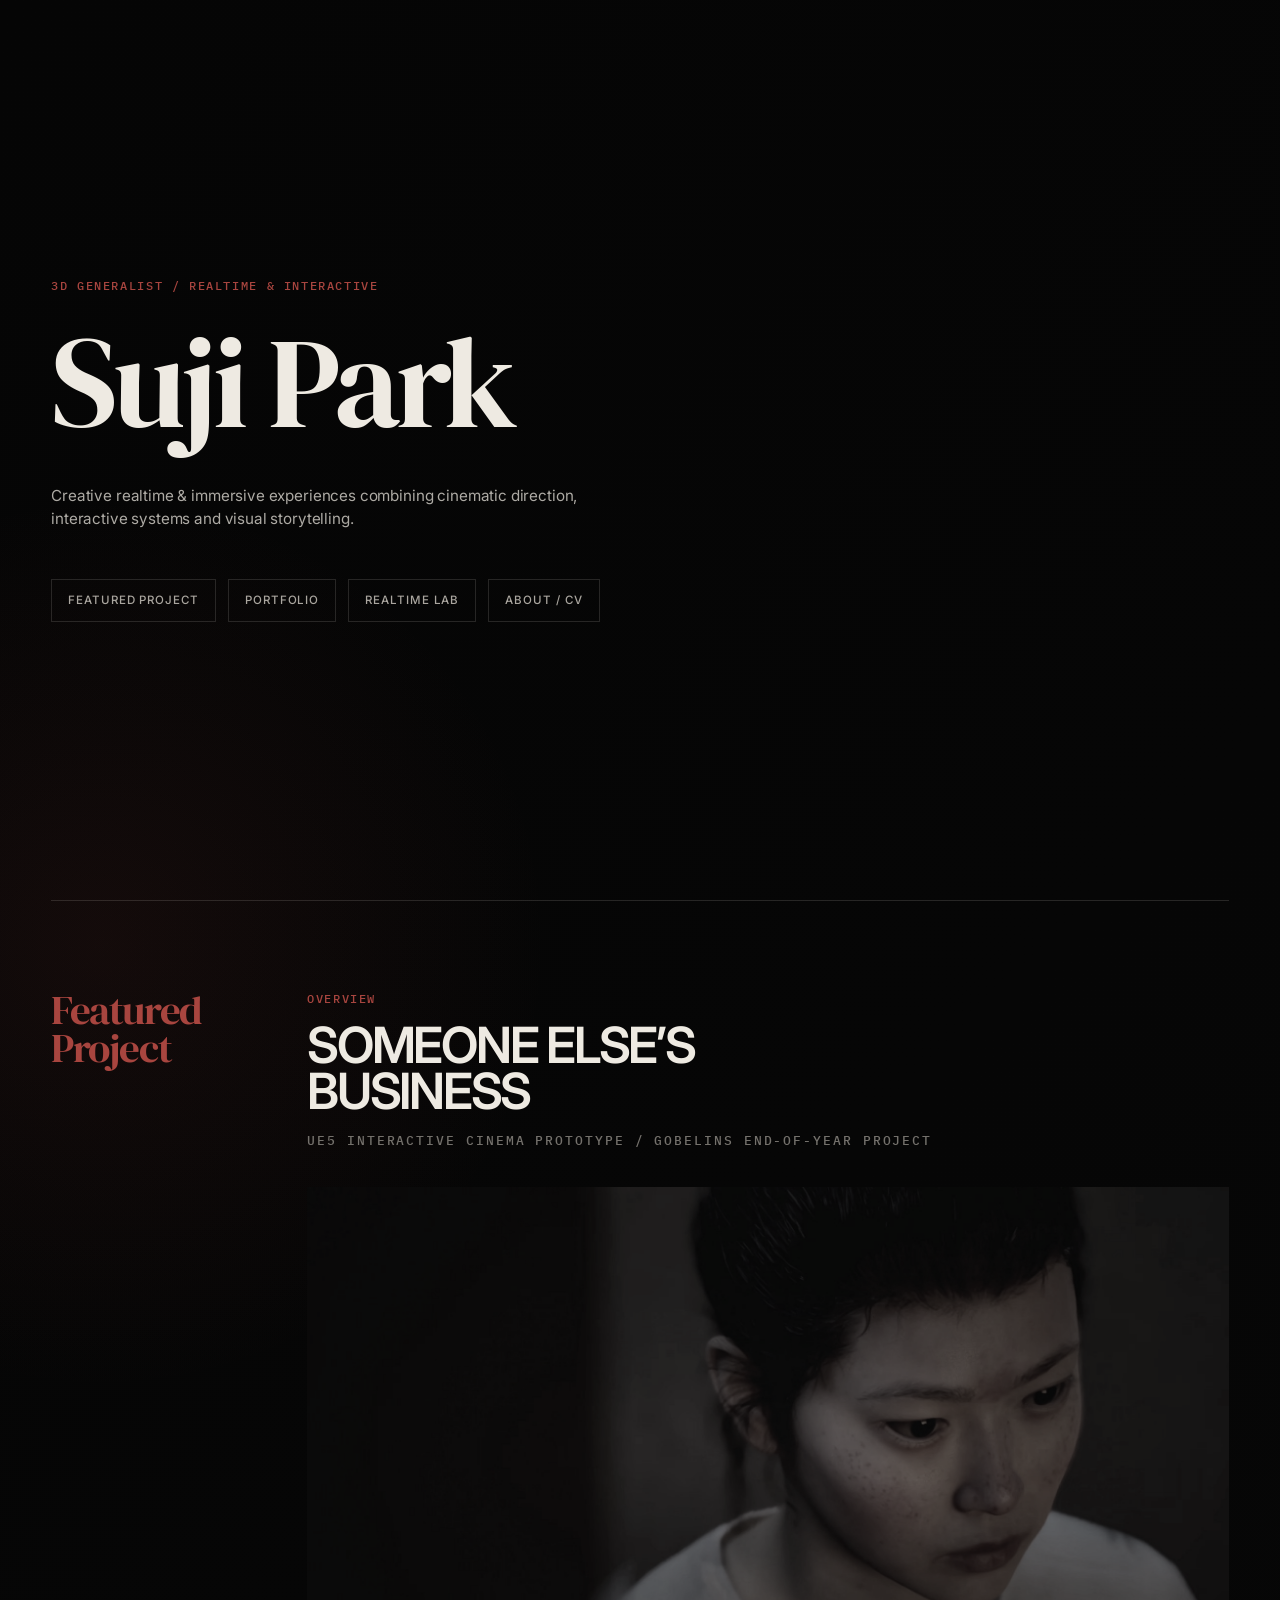
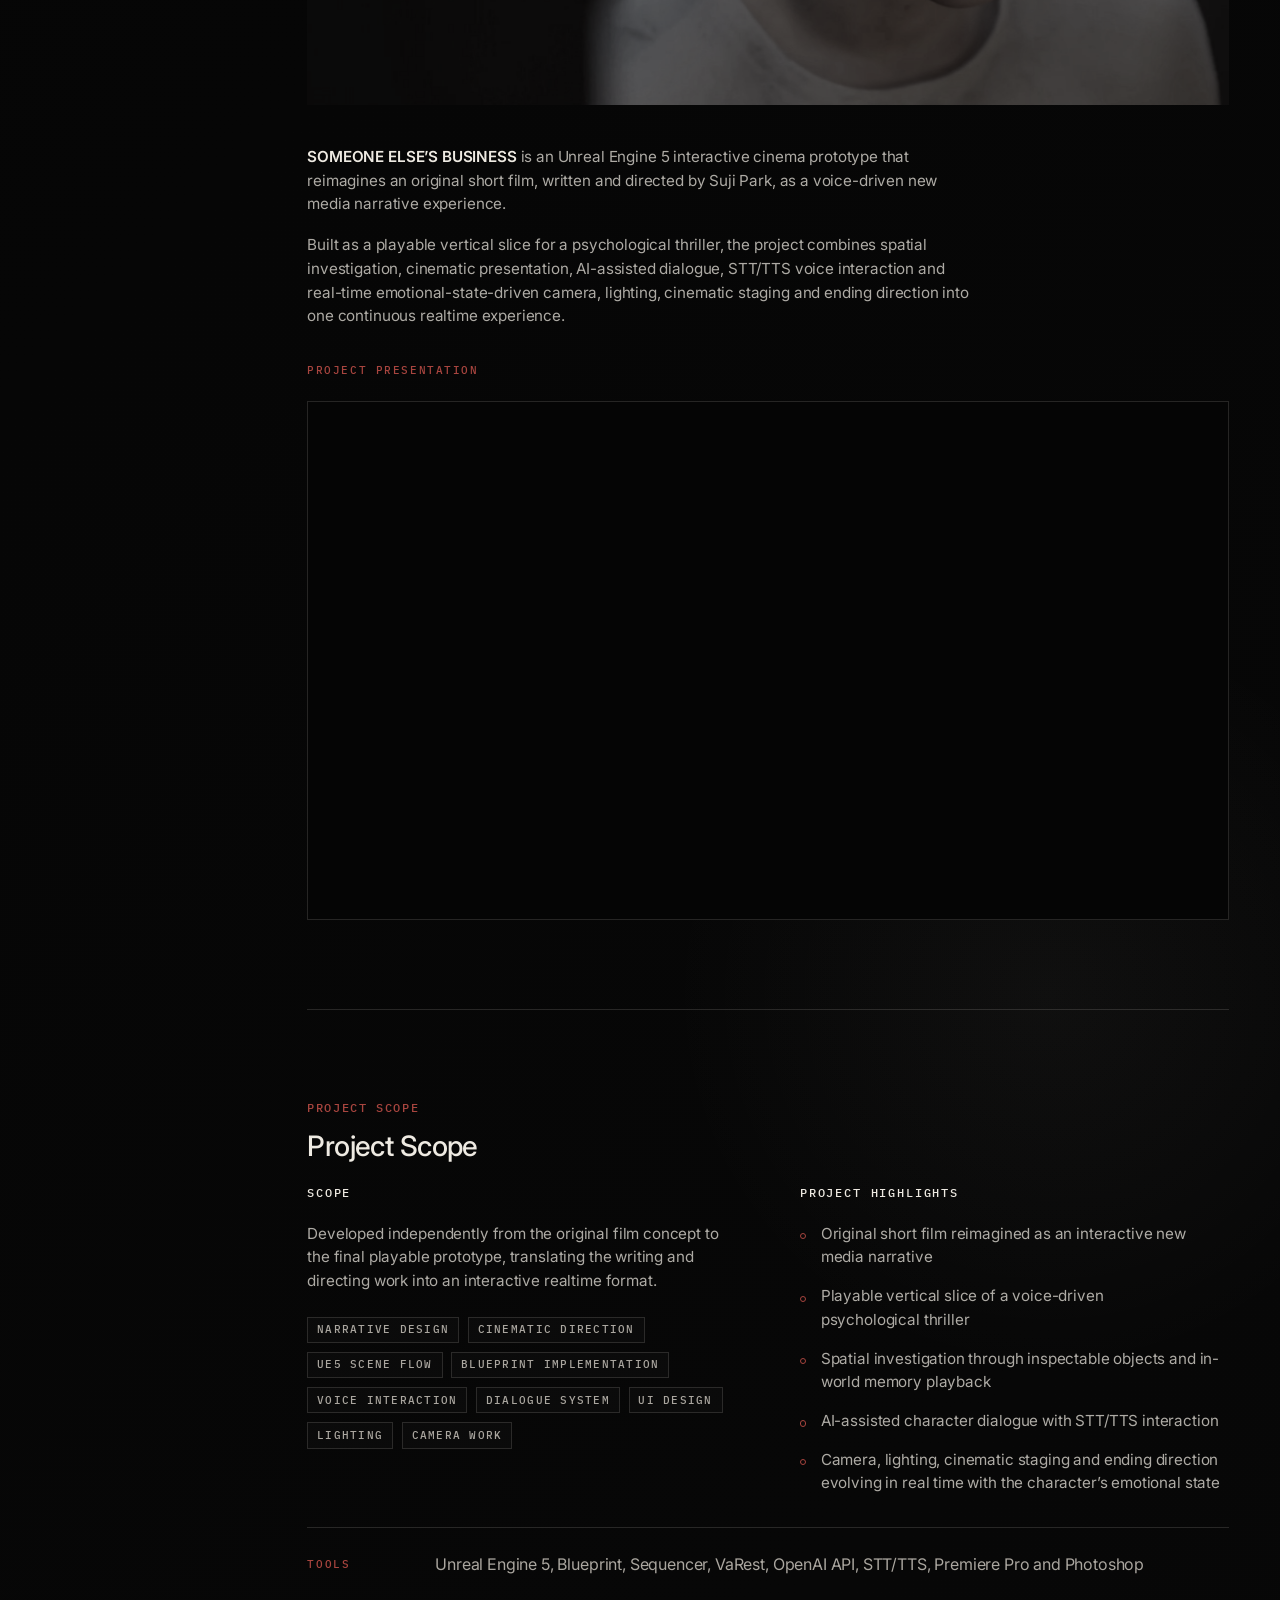
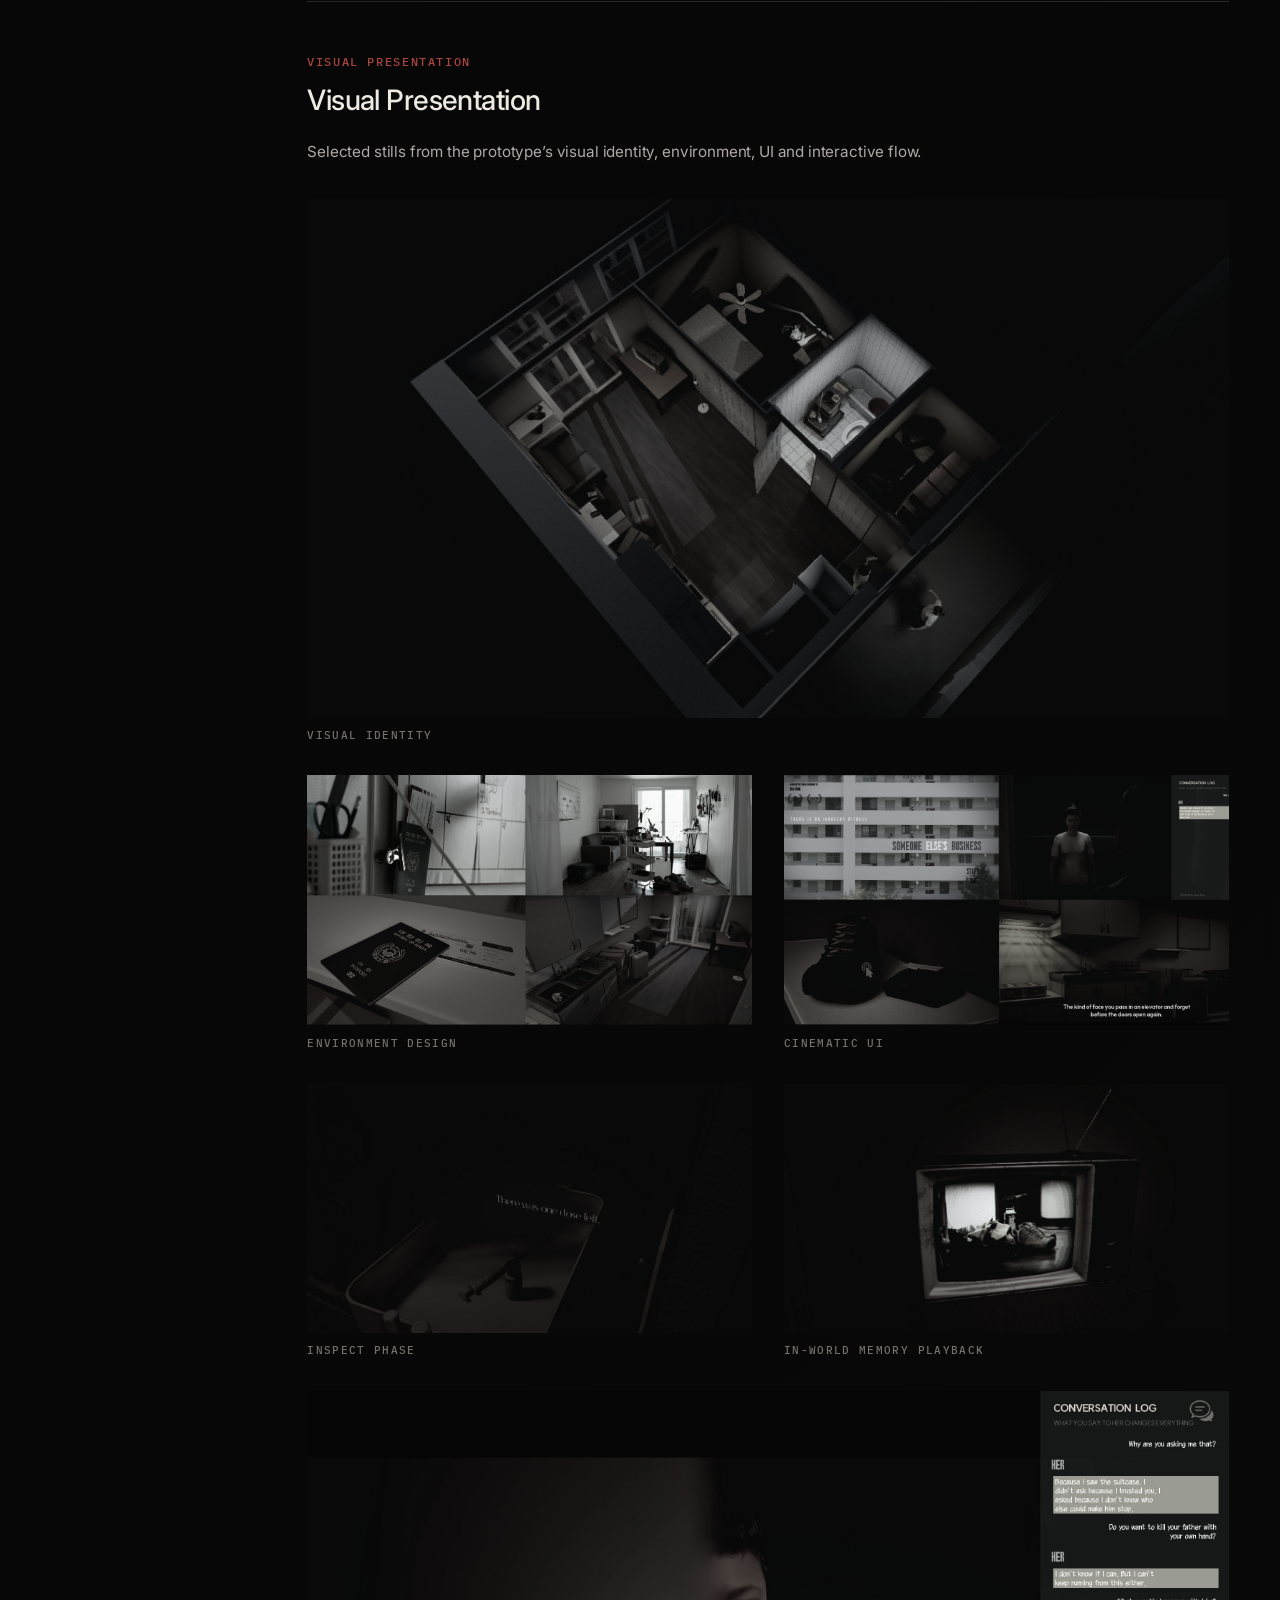
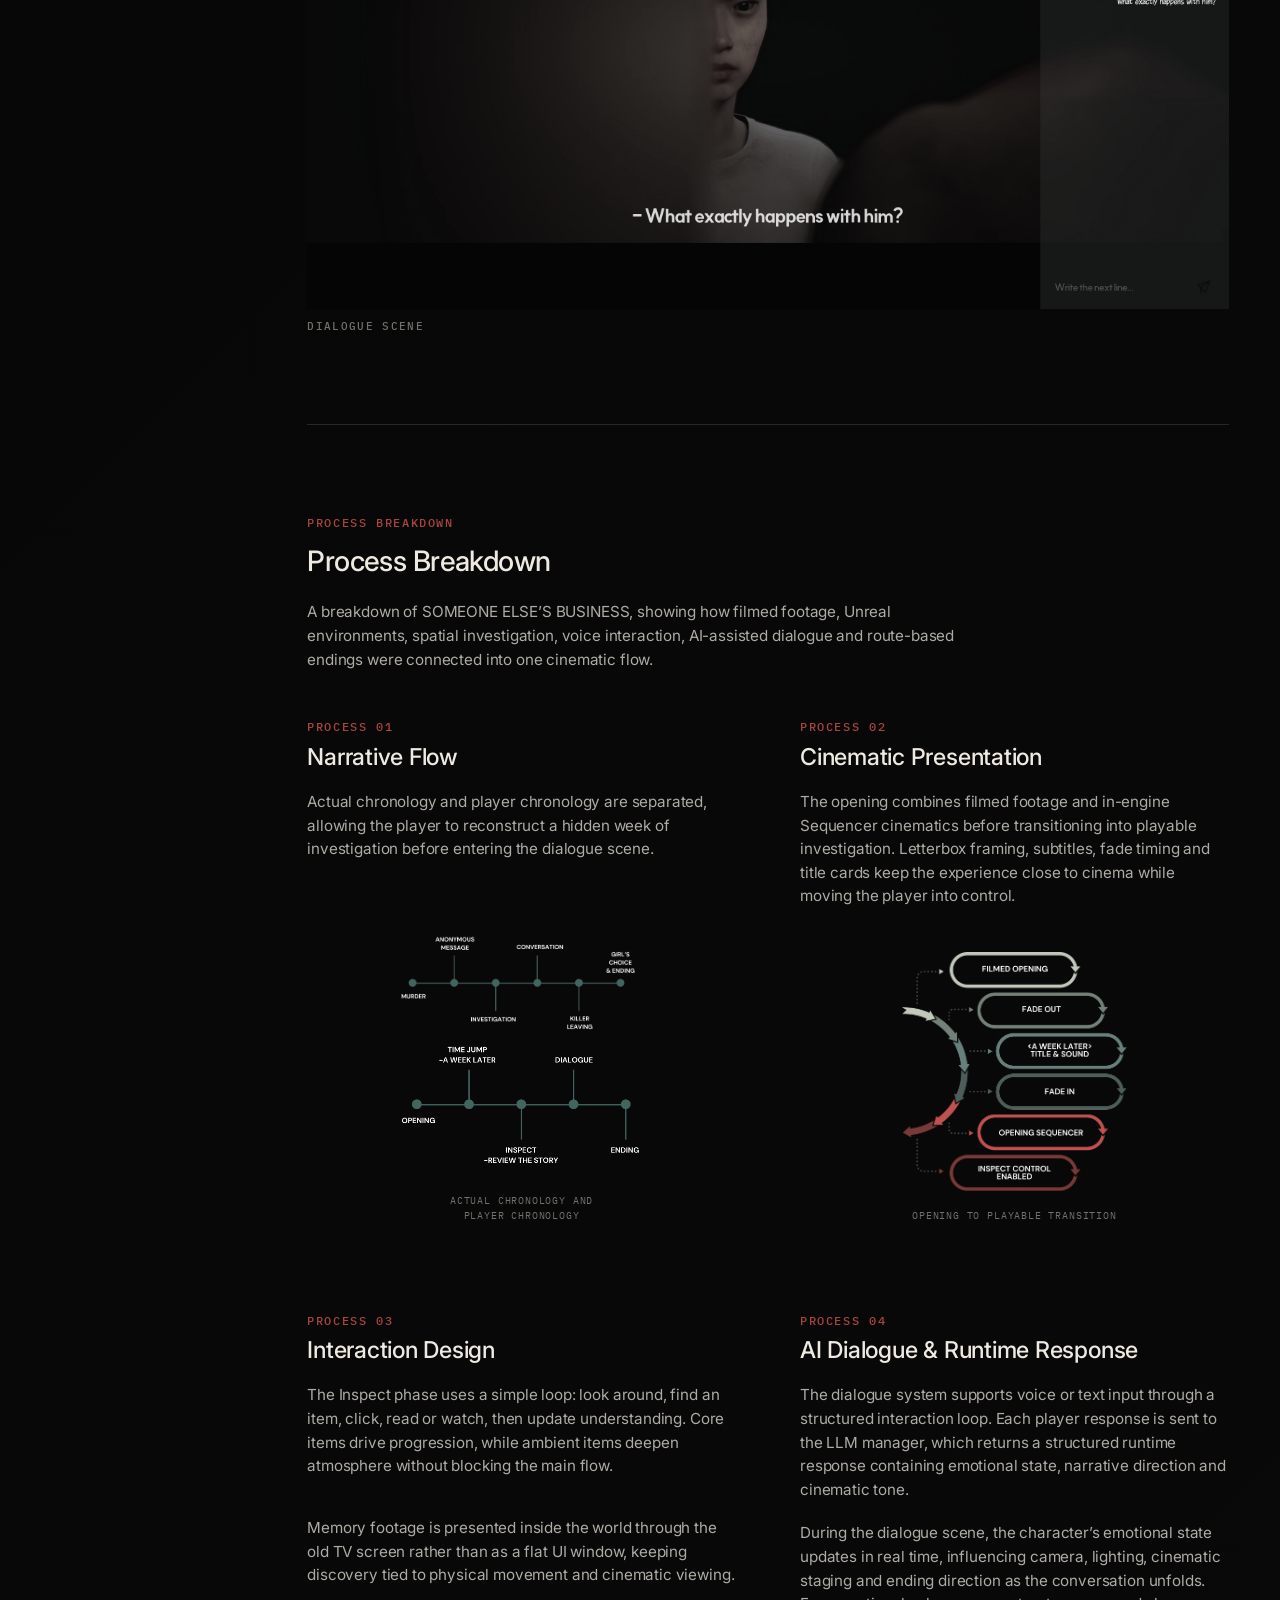
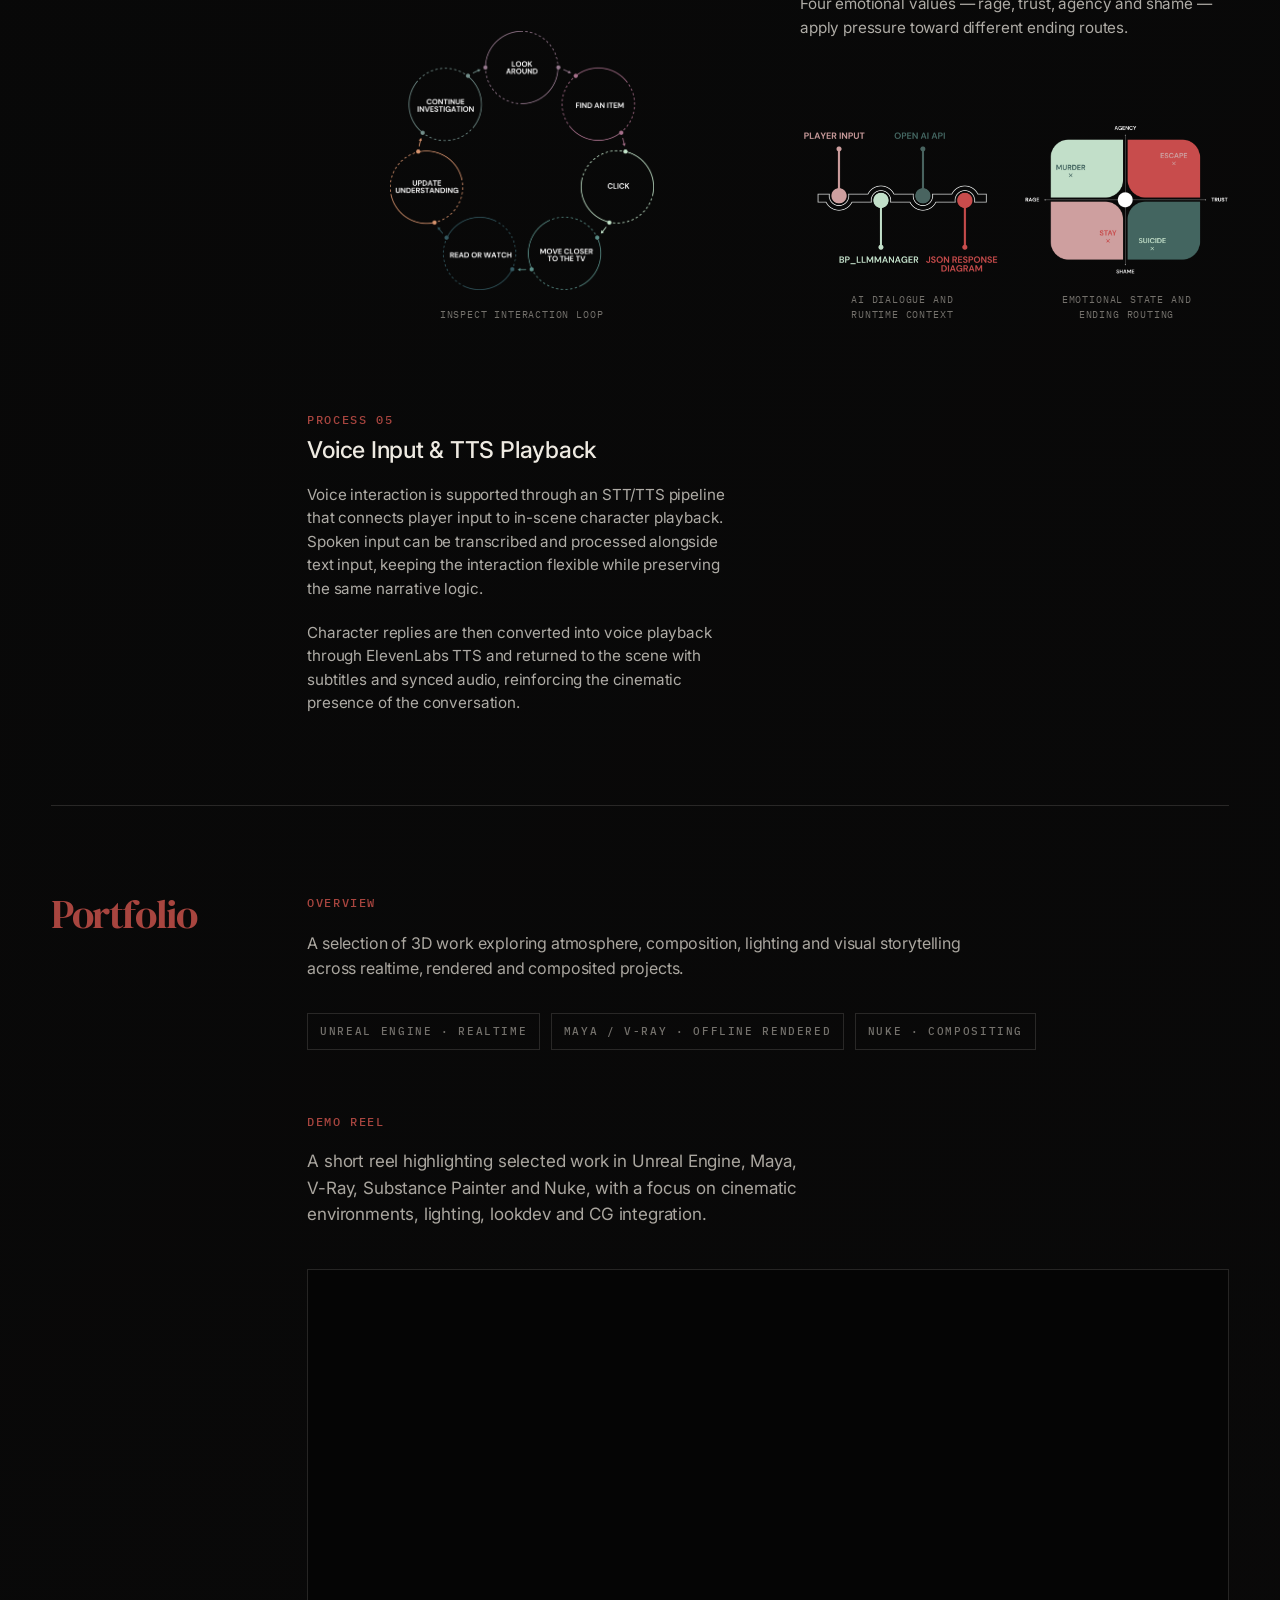
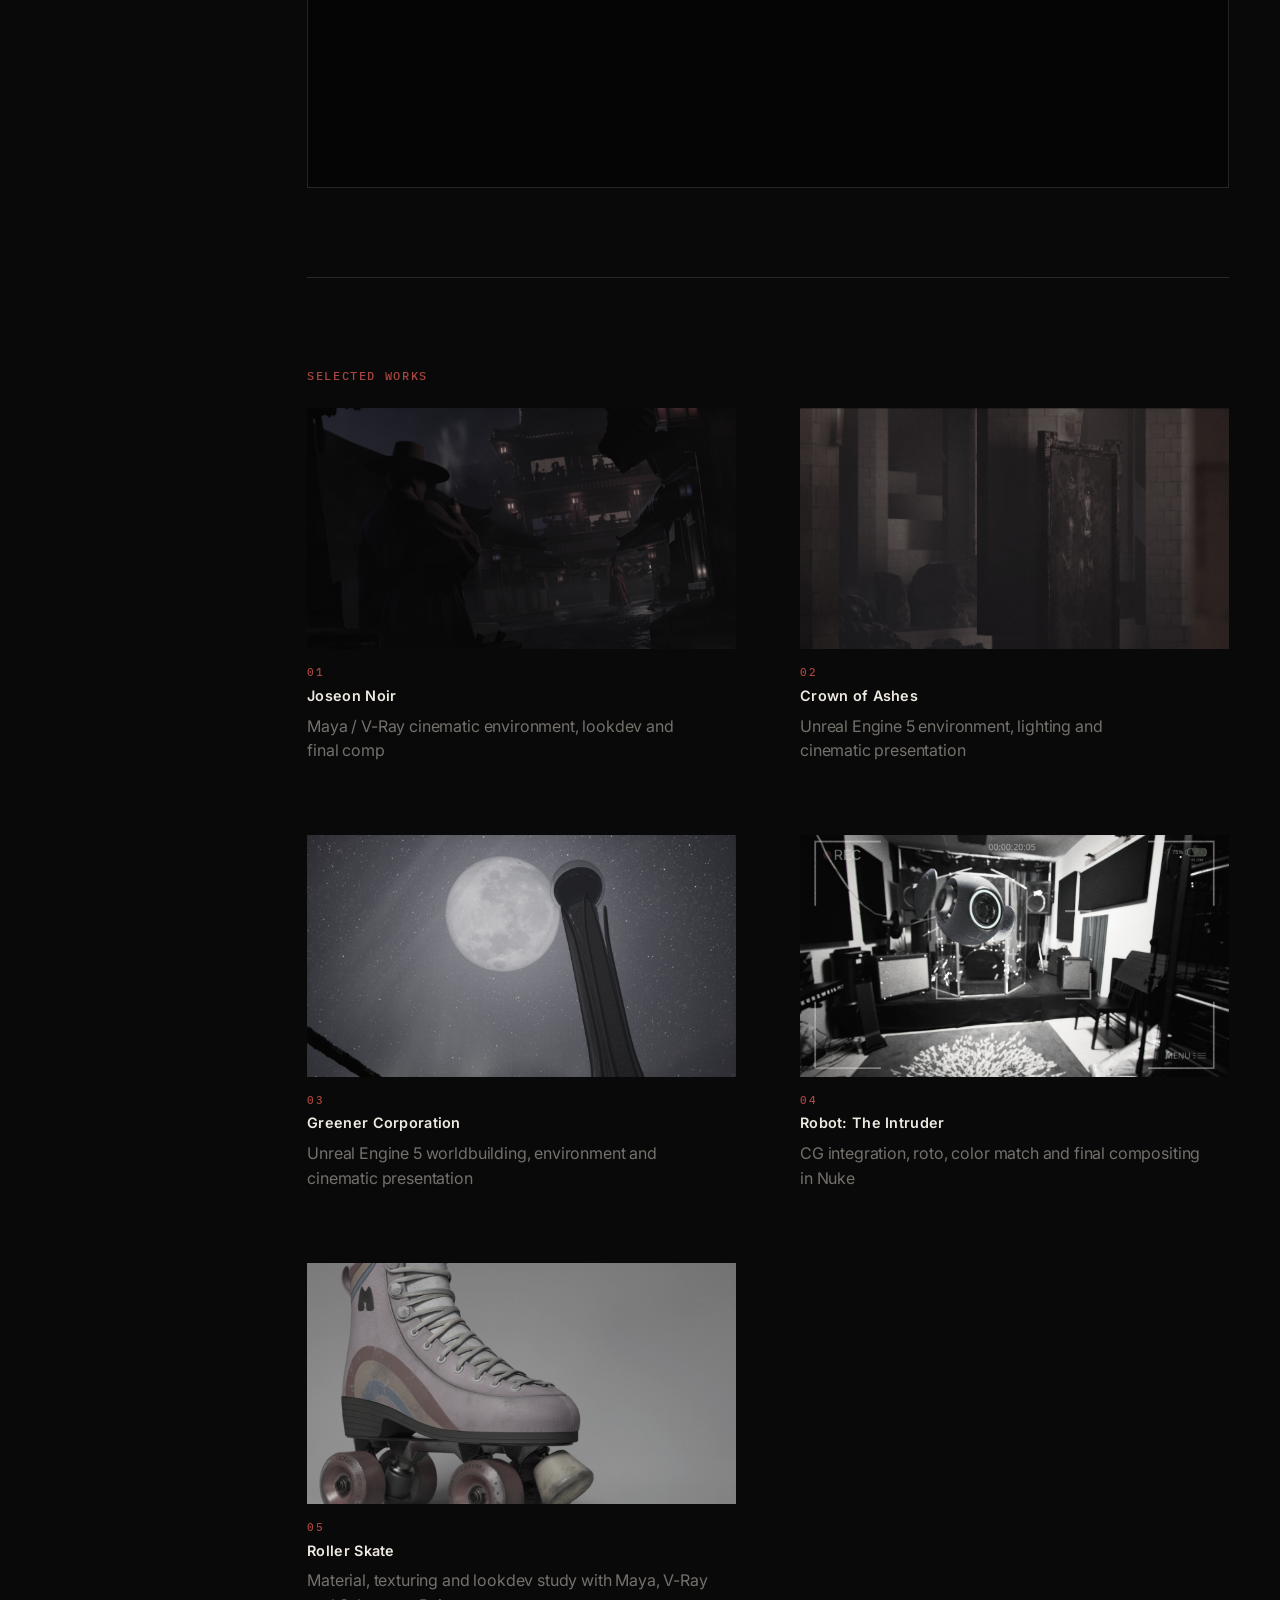
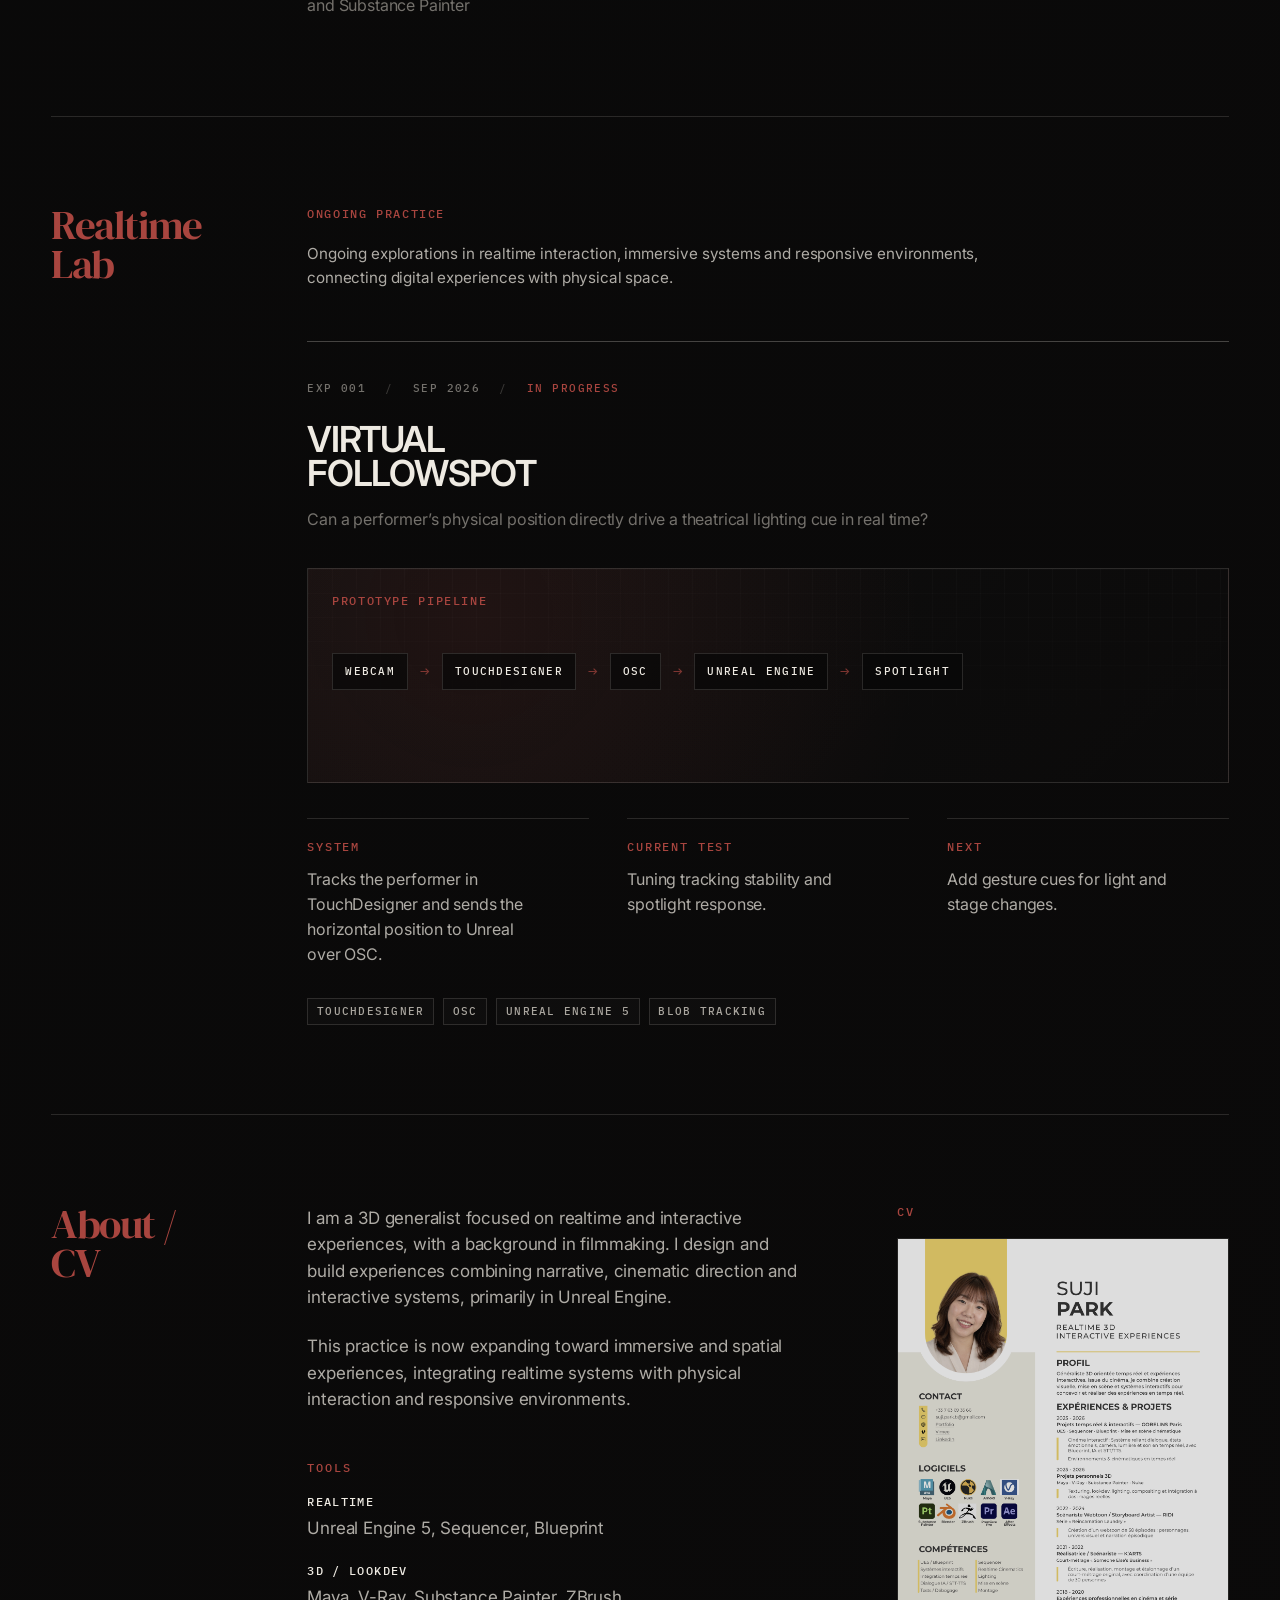
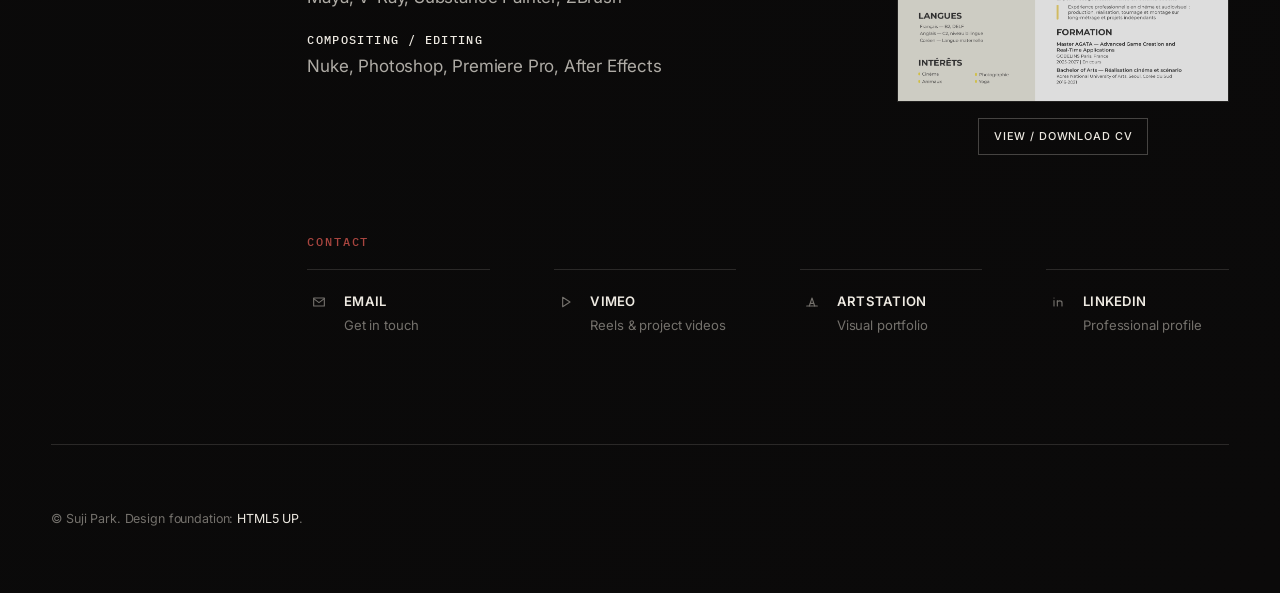
<file: index.html>
<!DOCTYPE HTML>
<!--
	Paradigm Shift by HTML5 UP
	html5up.net | @ajlkn
	Free for personal and commercial use under the CCA 3.0 license (html5up.net/license)

	Portfolio migration for Suji Park.
-->
<html lang="en">
	<head>
		<title>Suji Park | 3D Generalist / Realtime &amp; Interactive</title>
		<meta charset="utf-8" />
		<meta name="viewport" content="width=device-width, initial-scale=1" />
		<meta name="description" content="The portfolio of Suji Park, a 3D generalist focused on realtime and interactive experiences, primarily in Unreal Engine 5." />
		<meta name="theme-color" content="#080808" />
		<link rel="stylesheet" href="assets/css/main.css?v=20260912-24" />
	</head>
	<body>
		<a class="skip-link" href="#featured-project">Skip to portfolio content</a>

		<div id="wrapper">
			<header class="intro" id="top">
				<div class="intro__inner">
					<p class="eyebrow">3D Generalist / Realtime &amp; Interactive</p>
					<h1>Suji Park</h1>
					<p class="intro__text">
						<span>Creative realtime &amp; immersive experiences combining cinematic direction,</span>
						<span>interactive systems and visual storytelling.</span>
					</p>
					<nav class="site-nav" aria-label="Portfolio sections">
						<a href="#featured-project">Featured Project</a>
						<a href="#portfolio">Portfolio</a>
						<a href="#realtime-lab">Realtime Lab</a>
						<a href="#about">About / CV</a>
					</nav>
				</div>
			</header>

			<main id="main">
				<section class="section" id="featured-project" data-section>
					<header class="section__header">
						<h2>Featured Project</h2>
					</header>

					<div class="content">
						<section class="project-block project-block--first" aria-labelledby="project-overview-title">
							<p class="block-label">Overview</p>
							<div class="project-heading">
								<h3 class="project-title" id="project-overview-title">SOMEONE ELSE’S<br />BUSINESS</h3>
								<p>UE5 Interactive Cinema Prototype / GOBELINS End-of-Year Project</p>
							</div>

							<figure class="media-frame media-frame--wide">
								<img src="images/seb_video_cover.jpg" alt="Presentation cover for SOMEONE ELSE’S BUSINESS" />
							</figure>

							<div class="lead project-overview-copy">
								<p><strong>SOMEONE ELSE’S BUSINESS</strong> is an Unreal Engine 5 interactive cinema prototype that reimagines an original short film, written and directed by Suji Park, as a voice-driven new media narrative experience.</p>
								<p>Built as a playable vertical slice for a psychological thriller, the project combines spatial investigation, cinematic presentation, AI-assisted dialogue, STT/TTS voice interaction and real-time emotional-state-driven camera, lighting, cinematic staging and ending direction into one continuous realtime experience.</p>
							</div>

							<div class="project-video-block">
								<p class="project-video-kicker">PROJECT PRESENTATION</p>
								<div class="video-embed" aria-label="SOMEONE ELSE’S BUSINESS presentation video">
									<iframe
										src="https://player.vimeo.com/video/1209250280?h=0&title=0&byline=0&portrait=0"
										frameborder="0"
										allow="autoplay; fullscreen; picture-in-picture"
										allowfullscreen
										title="SOMEONE ELSE’S BUSINESS — Interactive Cinema Prototype">
									</iframe>
								</div>
							</div>
						</section>

						<hr class="section-divider--major" />

						<section class="project-block" aria-labelledby="project-scope-title">
							<p class="block-label">Project Scope</p>
							<h3 class="block-heading" id="project-scope-title">Project Scope</h3>

							<div class="scope-grid">
								<div>
									<h4>Scope</h4>
									<p>Developed independently from the original film concept to the final playable prototype, translating the writing and directing work into an interactive realtime format.</p>
									<div class="scope-tags" aria-label="Core contributions">
										<span>Narrative Design</span>
										<span>Cinematic Direction</span>
										<span>UE5 Scene Flow</span>
										<span>Blueprint Implementation</span>
										<span>Voice Interaction</span>
										<span>Dialogue System</span>
										<span>UI Design</span>
										<span>Lighting</span>
										<span>Camera Work</span>
									</div>
								</div>

								<div>
									<h4>Project Highlights</h4>
									<ul class="highlights">
										<li>Original short film reimagined as an interactive new media narrative</li>
										<li>Playable vertical slice of a voice-driven psychological thriller</li>
										<li>Spatial investigation through inspectable objects and in-world memory playback</li>
										<li>AI-assisted character dialogue with STT/TTS interaction</li>
										<li>Camera, lighting, cinematic staging and ending direction evolving in real time with the character’s emotional state</li>
									</ul>
								</div>
							</div>

							<div class="project-tools">
								<span>Tools</span>
								<p>Unreal Engine 5, Blueprint, Sequencer, VaRest, OpenAI API, STT/TTS, Premiere Pro and Photoshop</p>
							</div>
						</section>

						<section class="project-block project-block--visual" aria-labelledby="visual-presentation-title">
							<p class="block-label">Visual Presentation</p>
							<h3 class="block-heading" id="visual-presentation-title">Visual Presentation</h3>
							<p class="text-width">Selected stills from the prototype’s visual identity, environment, UI and interactive flow.</p>

							<div class="visual-grid">
								<figure class="media-frame media-frame--wide visual-card visual-grid__wide">
									<img src="images/seb_visual_identity.jpg" alt="Visual identity still from SOMEONE ELSE’S BUSINESS" />
									<figcaption>Visual Identity</figcaption>
								</figure>
								<figure class="media-frame visual-card">
									<img src="images/seb_environment.jpg" alt="Environment design still from SOMEONE ELSE’S BUSINESS" />
									<figcaption>Environment Design</figcaption>
								</figure>
								<figure class="media-frame visual-card">
									<img src="images/seb_ui_design.jpg" alt="Cinematic UI still from SOMEONE ELSE’S BUSINESS" />
									<figcaption>Cinematic UI</figcaption>
								</figure>
								<figure class="media-frame visual-card">
									<img src="images/seb_inspect_phase.jpg" alt="Inspect phase still from SOMEONE ELSE’S BUSINESS" />
									<figcaption>Inspect Phase</figcaption>
								</figure>
								<figure class="media-frame visual-card">
									<img src="images/seb_memory_playback.jpg" alt="In-world memory playback still from SOMEONE ELSE’S BUSINESS" />
									<figcaption>In-World Memory Playback</figcaption>
								</figure>
								<figure class="media-frame media-frame--wide visual-card visual-grid__wide">
									<img src="images/seb_dialogue_scene.jpg" alt="Dialogue scene still from SOMEONE ELSE’S BUSINESS" />
									<figcaption>Dialogue Scene</figcaption>
								</figure>
							</div>
						</section>

						<hr class="section-divider--major" />

						<section class="project-block process-breakdown" aria-labelledby="process-breakdown-title">
							<p class="block-label">Process Breakdown</p>
							<h3 class="block-heading" id="process-breakdown-title">Process Breakdown</h3>
							<p class="lead">A breakdown of SOMEONE ELSE’S BUSINESS, showing how filmed footage, Unreal environments, spatial investigation, voice interaction, AI-assisted dialogue and route-based endings were connected into one cinematic flow.</p>

							<div class="process-grid">
								<section class="process-block process-item--01">
									<div class="process-copy">
										<span class="process-kicker">Process 01</span>
										<h3>Narrative Flow</h3>
										<figure class="process-diagram process-diagram--standard process-diagram--stacked">
											<div class="process-diagram__media">
												<img src="images/seb_actual_chronology.jpg" alt="Actual chronology of the narrative" />
												<img src="images/seb_player_chronology.jpg" alt="Player chronology experienced by the player" />
											</div>
											<figcaption data-mobile-caption="Chronology">Actual chronology and player chronology</figcaption>
										</figure>
										<p>Actual chronology and player chronology are separated, allowing the player to reconstruct a hidden week of investigation before entering the dialogue scene.</p>
									</div>
								</section>

								<section class="process-block process-item--02">
									<div class="process-copy">
										<span class="process-kicker">Process 02</span>
										<h3>Cinematic Presentation</h3>
										<figure class="process-diagram process-diagram--compact">
											<div class="process-diagram__media">
												<img src="images/seb_intro_cinematics_flow.jpg" alt="Opening to playable transition flow for SOMEONE ELSE’S BUSINESS" />
											</div>
											<figcaption data-mobile-caption="Opening Flow">Opening to playable transition</figcaption>
										</figure>
										<p>The opening combines filmed footage and in-engine Sequencer cinematics before transitioning into playable investigation. Letterbox framing, subtitles, fade timing and title cards keep the experience close to cinema while moving the player into control.</p>
									</div>
								</section>

								<section class="process-block process-item--03">
									<div class="process-copy">
										<span class="process-kicker">Process 03</span>
										<h3>Interaction Design</h3>
										<figure class="process-diagram">
											<div class="process-diagram__media">
												<img src="images/seb_inspect_loop.jpg" alt="Inspect interaction loop diagram for SOMEONE ELSE’S BUSINESS" />
											</div>
											<figcaption data-mobile-caption="Inspect Loop">Inspect interaction loop</figcaption>
										</figure>
										<p>The Inspect phase uses a simple loop: look around, find an item, click, read or watch, then update understanding. Core items drive progression, while ambient items deepen atmosphere without blocking the main flow.</p>
										<p>Memory footage is presented inside the world through the old TV screen rather than as a flat UI window, keeping discovery tied to physical movement and cinematic viewing.</p>
									</div>
								</section>

								<section class="process-block process-item--04">
									<div class="process-copy">
										<span class="process-kicker">Process 04</span>
										<h3>AI Dialogue & Runtime Response</h3>
										<p>The dialogue system supports voice or text input through a structured interaction loop. Each player response is sent to the LLM manager, which returns a structured runtime response containing emotional state, narrative direction and cinematic tone.</p>
									</div>

									<div class="process-diagram-pair" aria-label="AI dialogue and emotional routing diagrams">
										<figure class="process-diagram process-diagram--standard">
											<div class="process-diagram__media">
												<img src="images/seb_llm_runtime_context.jpg" alt="AI dialogue and runtime context diagram for SOMEONE ELSE’S BUSINESS" />
											</div>
											<figcaption>AI Dialogue and Runtime Context</figcaption>
										</figure>

										<figure class="process-diagram process-diagram--ending-routing">
											<div class="process-diagram__media">
												<img src="images/seb_ending_routing.jpg" alt="Emotional routing diagram based on rage, trust, agency and shame" />
											</div>
											<figcaption>Emotional State and Ending Routing</figcaption>
										</figure>
									</div>

									<div class="process-copy process-copy--after-diagrams">
										<p>During the dialogue scene, the character’s emotional state updates in real time, influencing camera, lighting, cinematic staging and ending direction as the conversation unfolds. Four emotional values — rage, trust, agency and shame — apply pressure toward different ending routes.</p>
									</div>
								</section>

								<section class="process-block process-item--05">
									<div class="process-copy">
										<span class="process-kicker">Process 05</span>
										<h3>Voice Input & TTS Playback</h3>
										<p>Voice interaction is supported through an STT/TTS pipeline that connects player input to in-scene character playback. Spoken input can be transcribed and processed alongside text input, keeping the interaction flexible while preserving the same narrative logic.</p>
										<p>Character replies are then converted into voice playback through ElevenLabs TTS and returned to the scene with subtitles and synced audio, reinforcing the cinematic presence of the conversation.</p>
									</div>
								</section>
							</div>
						</section>
					</div>
				</section>

				<section class="section" id="portfolio" data-section>
					<header class="section__header">
						<h2>Portfolio</h2>
					</header>

					<div class="content">
						<div class="portfolio-overview">
							<p class="section-kicker">Overview</p>
							<p class="lead portfolio-intro">A selection of 3D work exploring atmosphere, composition, lighting and visual storytelling across realtime, rendered and composited projects.</p>
						</div>

						<div class="workflow-strip" aria-label="Workflows represented in the reel">
							<span>Unreal Engine · Realtime</span>
							<span>Maya / V-Ray · Offline Rendered</span>
							<span>Nuke · Compositing</span>
						</div>

						<section class="reel-block" aria-labelledby="demo-reel-title">
							<h3 class="subsection-kicker" id="demo-reel-title">Demo Reel</h3>
							<p>A short reel highlighting selected work in Unreal Engine, Maya, V-Ray, Substance Painter and Nuke, with a focus on cinematic environments, lighting, lookdev and CG integration.</p>
							<div class="video-embed" aria-label="Demo reel video">
								<iframe
									src="https://player.vimeo.com/video/1194143007"
									frameborder="0"
									allow="autoplay; fullscreen; picture-in-picture"
									allowfullscreen
									title="Suji Park demo reel">
								</iframe>
							</div>
						</section>

						<hr class="section-divider--major" />

						<p class="subsection-kicker">Selected Works</p>
						<div class="work-grid" aria-label="Selected portfolio projects">
							<section class="work-card">
								<figure class="media-frame visual-card">
									<img src="images/cinematics_joseon_noir.jpg" alt="Joseon Noir cinematic environment still" />
								</figure>
								<span class="work-index">01</span>
								<h3>Joseon Noir</h3>
								<p>Maya / V-Ray cinematic environment, lookdev and final comp</p>
							</section>
							<section class="work-card">
								<figure class="media-frame visual-card">
									<img src="images/cinematics_crown_of_ashes.jpg" alt="Crown of Ashes Unreal Engine environment still" />
								</figure>
								<span class="work-index">02</span>
								<h3>Crown of Ashes</h3>
								<p>Unreal Engine 5 environment, lighting and cinematic presentation</p>
							</section>
							<section class="work-card">
								<figure class="media-frame visual-card">
									<img src="images/cinematics_greener_corporation.jpg" alt="Greener Corporation Unreal Engine worldbuilding still" />
								</figure>
								<span class="work-index">03</span>
								<h3>Greener Corporation</h3>
								<p>Unreal Engine 5 worldbuilding, environment and cinematic presentation</p>
							</section>
							<section class="work-card">
								<figure class="media-frame visual-card">
									<img src="images/cinematics_robot_intruder.jpg" alt="Robot: The Intruder CG integration and compositing still" />
								</figure>
								<span class="work-index">04</span>
								<h3>Robot: The Intruder</h3>
								<p>CG integration, roto, color match and final compositing in Nuke</p>
							</section>
							<section class="work-card">
								<figure class="media-frame visual-card">
									<img src="images/cinematics_roller_skate.jpg" alt="Roller Skate material and lookdev study still" />
								</figure>
								<span class="work-index">05</span>
								<h3>Roller Skate</h3>
								<p>Material, texturing and lookdev study with Maya, V-Ray and Substance Painter</p>
							</section>
						</div>
					</div>
				</section>


				<section class="section realtime-lab" id="realtime-lab" data-section>
					<header class="section__header">
						<h2>Realtime Lab</h2>
					</header>

					<div class="content">
						<div class="lab-intro">
							<p class="section-kicker">Ongoing Practice</p>
							<p class="lead">Ongoing explorations in realtime interaction, immersive systems and responsive environments, connecting digital experiences with physical space.</p>
						</div>

						<article class="experiment-card experiment-card--in-progress" aria-labelledby="experiment-001-title">
							<div class="experiment-meta">
								<span>EXP 001</span>
								<span>SEP 2026</span>
								<span class="experiment-status">IN PROGRESS</span>
							</div>

							<div class="experiment-heading">
								<h3 id="experiment-001-title">Virtual Followspot</h3>
								<p>Can a performer’s physical position directly drive a theatrical lighting cue in real time?</p>
							</div>

							<div class="experiment-stage" aria-label="Virtual Followspot prototype system diagram">
								<div class="experiment-stage__label">Prototype pipeline</div>
								<div class="pipeline-flow">
									<span>Webcam</span>
									<i aria-hidden="true">→</i>
									<span>TouchDesigner</span>
									<i aria-hidden="true">→</i>
									<span>OSC</span>
									<i aria-hidden="true">→</i>
									<span>Unreal Engine</span>
									<i aria-hidden="true">→</i>
									<span>Spotlight</span>
								</div>
							</div>

							<div class="experiment-details">
								<section>
									<h4>System</h4>
									<p>Tracks the performer in TouchDesigner and sends the horizontal position to Unreal over OSC.</p>
								</section>
								<section>
									<h4>Current Test</h4>
									<p>Tuning tracking stability and spotlight response.</p>
								</section>
								<section>
									<h4>Next</h4>
									<p>Add gesture cues for light and stage changes.</p>
								</section>
							</div>

							<div class="experiment-tags" aria-label="Experiment tools">
								<span>TouchDesigner</span>
								<span>OSC</span>
								<span>Unreal Engine 5</span>
								<span>Blob Tracking</span>
							</div>
						</article>
					</div>
				</section>

				<section class="section" id="about" data-section>
					<header class="section__header">
						<h2>About / CV</h2>
					</header>

					<div class="content about-layout">
						<div class="about-main">
							<p class="lead">I am a 3D generalist focused on realtime and interactive experiences, with a background in filmmaking. I design and build experiences combining narrative, cinematic direction and interactive systems, primarily in Unreal Engine.</p>
							<p>This practice is now expanding toward immersive and spatial experiences, integrating realtime systems with physical interaction and responsive environments.</p>

							<section class="tools-section" aria-labelledby="tools-title">
								<h3 id="tools-title">Tools</h3>
								<div class="tool-groups">
									<div>
										<h4>Realtime</h4>
										<p>Unreal Engine 5, Sequencer, Blueprint</p>
									</div>
									<div>
										<h4>3D / Lookdev</h4>
										<p>Maya, V-Ray, Substance Painter, ZBrush</p>
									</div>
									<div>
										<h4>Compositing / Editing</h4>
										<p>Nuke, Photoshop, Premiere Pro, After Effects</p>
									</div>
								</div>
							</section>
						</div>

						<section class="cv-section about-cv" aria-labelledby="cv-title">
							<h3 id="cv-title">CV</h3>
							<a href="assets/docs/Suji_Park_CV.pdf?v=20260909" target="_blank" rel="noopener noreferrer" class="cv-preview">
								<img src="images/Suji_Park_CV_preview.jpg?v=20260909" alt="Suji Park CV preview" />
							</a>
							<div class="cv-action">
								<a href="assets/docs/Suji_Park_CV.pdf?v=20260909" class="button" target="_blank" rel="noopener noreferrer">View / Download CV</a>
							</div>
						</section>

						<section class="contact-section about-contact" aria-labelledby="contact-title">
							<h3 id="contact-title">Contact</h3>
							<ul class="contact-links">
								<li>
									<a class="contact-item" href="mailto:suji.park.b@gmail.com">
										<span class="contact-icon" aria-hidden="true">
											<svg viewBox="0 0 24 24" focusable="false">
												<path d="M4 6h16v12H4z" />
												<path d="m4 7 8 6 8-6" />
											</svg>
										</span>
										<span>Email</span>
										<small>Get in touch</small>
									</a>
								</li>
								<li>
									<a class="contact-item" href="https://vimeo.com/sujiparkb" target="_blank" rel="noopener noreferrer">
										<span class="contact-icon" aria-hidden="true">
											<svg viewBox="0 0 24 24" focusable="false">
												<path d="M7 5v14l11-7z" />
											</svg>
										</span>
										<span>Vimeo</span>
										<small>Reels &amp; project videos</small>
									</a>
								</li>
								<li>
									<a class="contact-item" href="https://www.artstation.com/suji_park" target="_blank" rel="noopener noreferrer">
										<span class="contact-icon" aria-hidden="true">
											<svg viewBox="0 0 24 24" focusable="false">
												<path d="M4 18h16" />
												<path d="M8 18 12 6l4 12" />
												<path d="M9.5 14h5" />
											</svg>
										</span>
										<span>ArtStation</span>
										<small>Visual portfolio</small>
									</a>
								</li>
								<li>
									<a class="contact-item" href="https://www.linkedin.com/in/sujiparkb/" target="_blank" rel="noopener noreferrer">
										<span class="contact-icon" aria-hidden="true">
											<svg viewBox="0 0 24 24" focusable="false">
												<path d="M6 10v8" />
												<path d="M6 6h.01" />
												<path d="M11 18v-8" />
												<path d="M11 12c0-2 7-3 7 1v5" />
											</svg>
										</span>
										<span>LinkedIn</span>
										<small>Professional profile</small>
									</a>
								</li>
							</ul>
						</section>
					</div>
				</section>
			</main>

			<footer class="footer">
				<p>&copy; Suji Park. Design foundation: <a href="https://html5up.net" target="_blank" rel="noopener noreferrer">HTML5 UP</a>.</p>
			</footer>
		</div>

		<script src="assets/js/main.js?v=20260912-10"></script>
	</body>
</html>
</file>
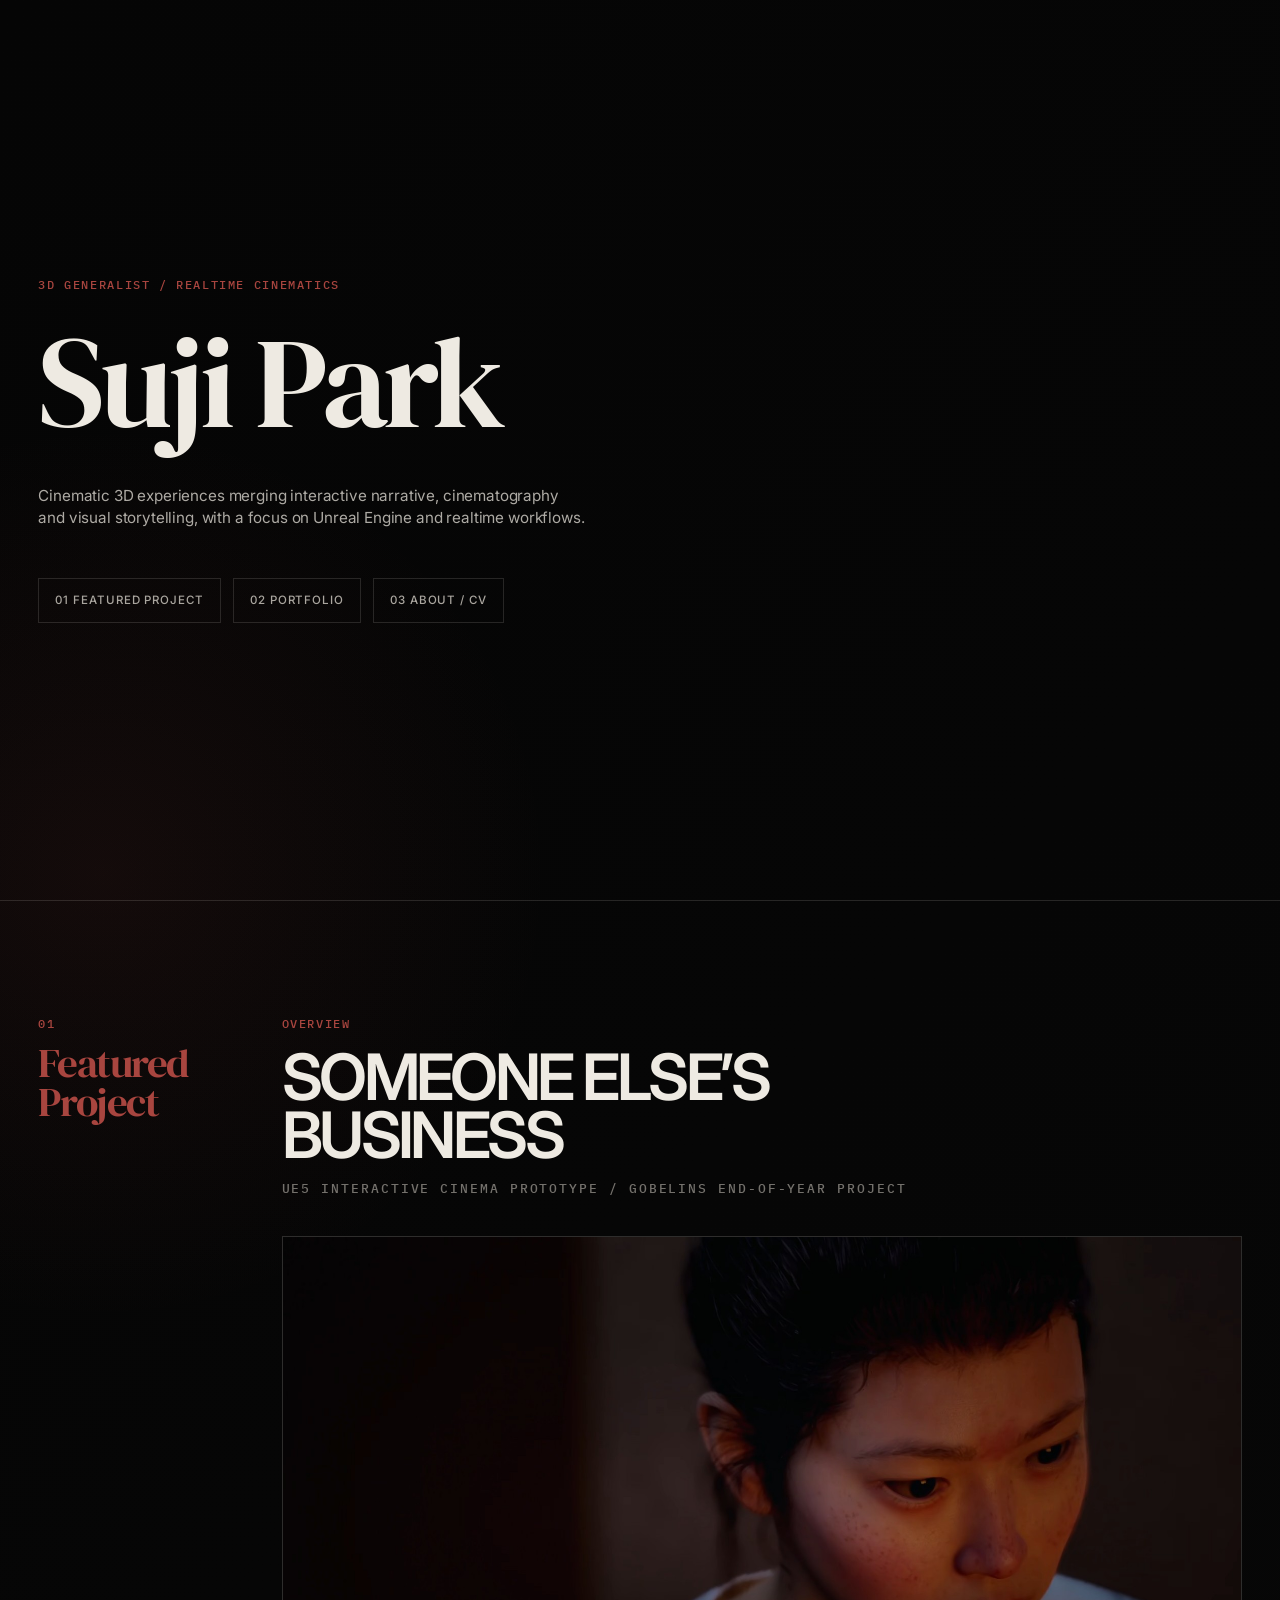
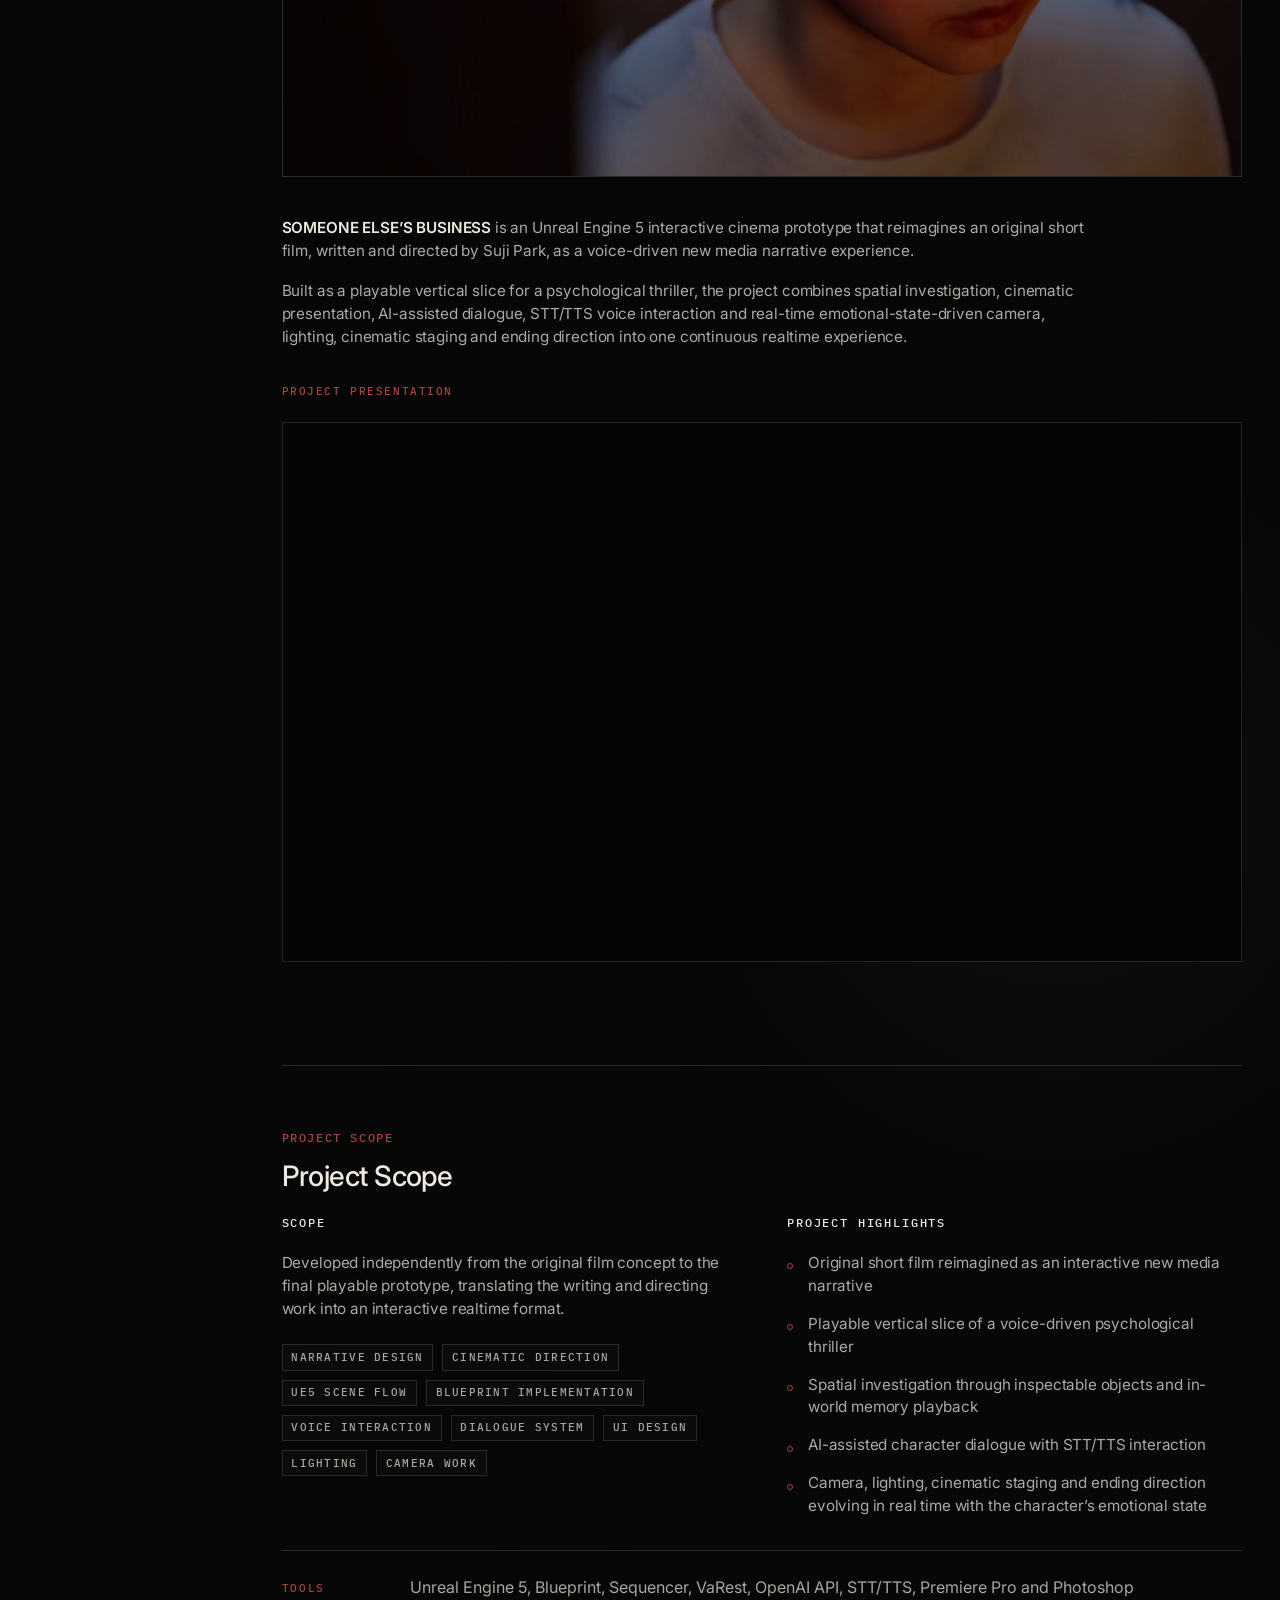
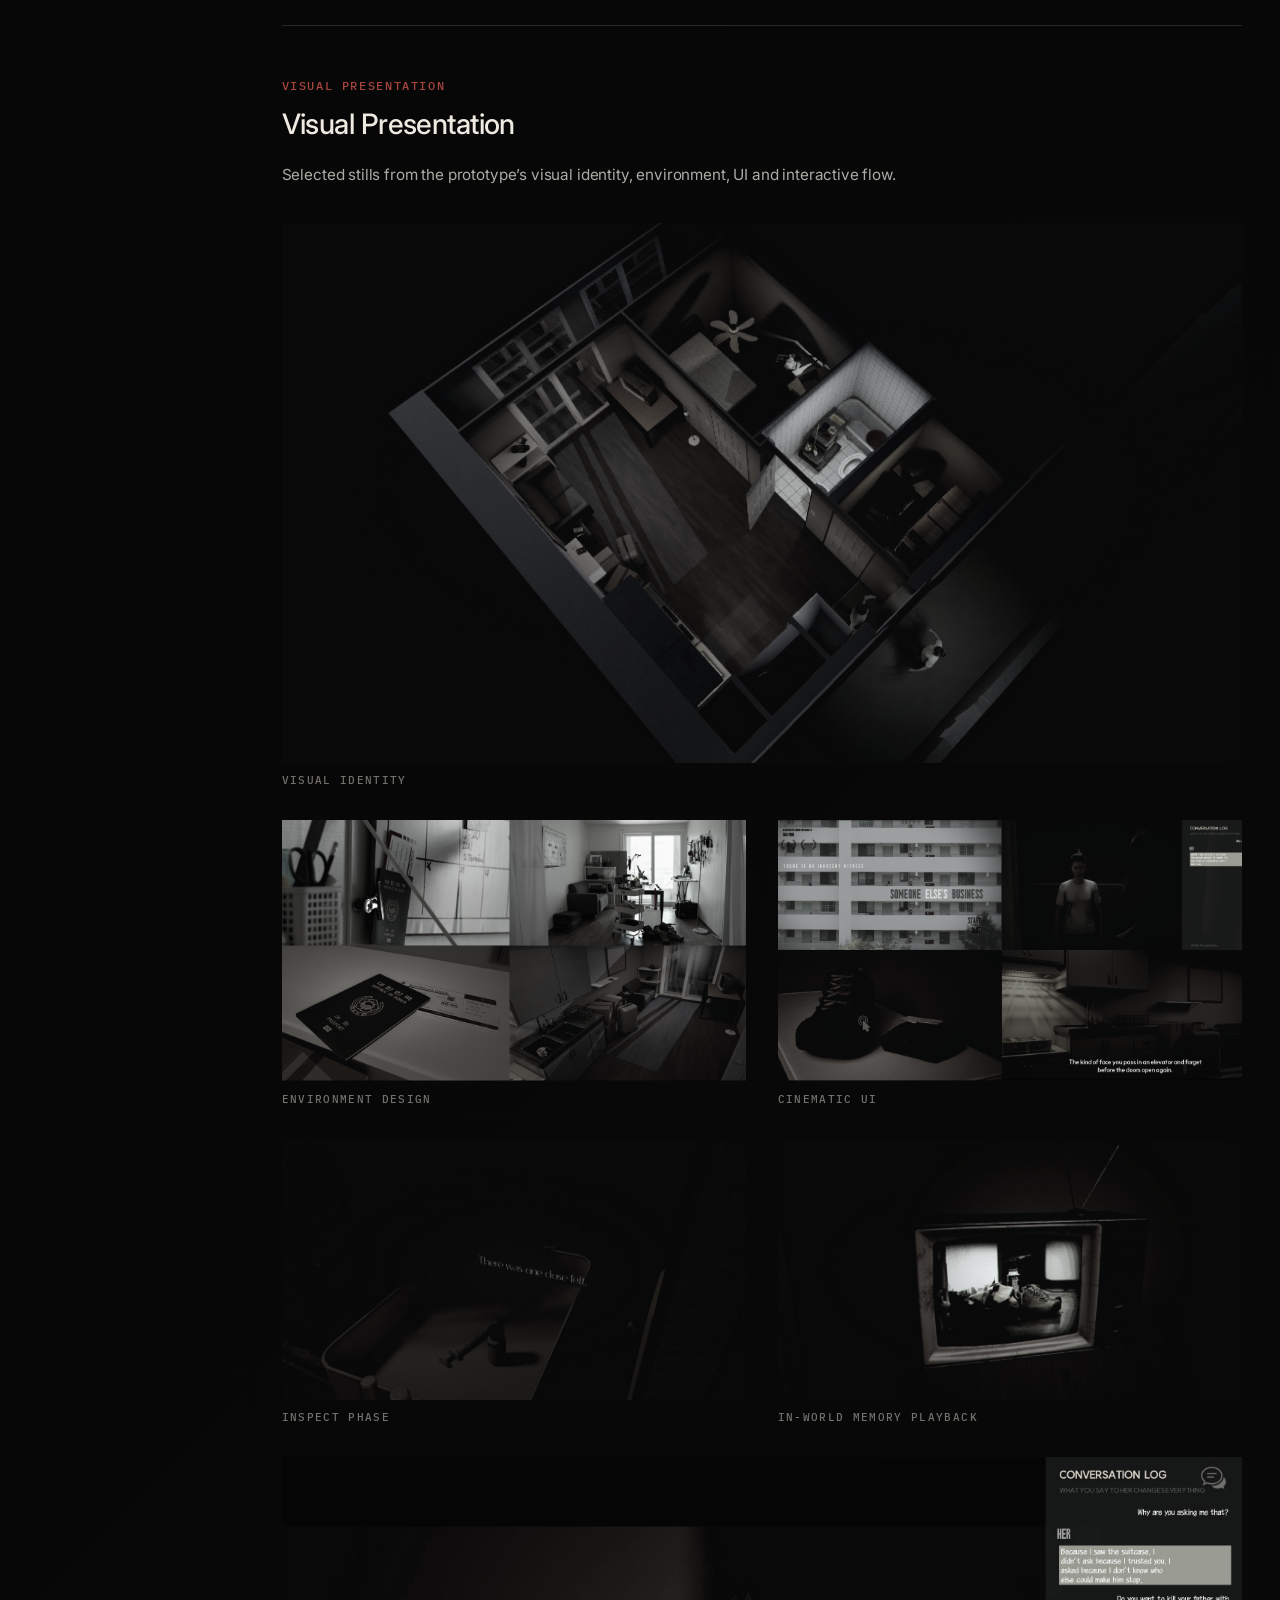
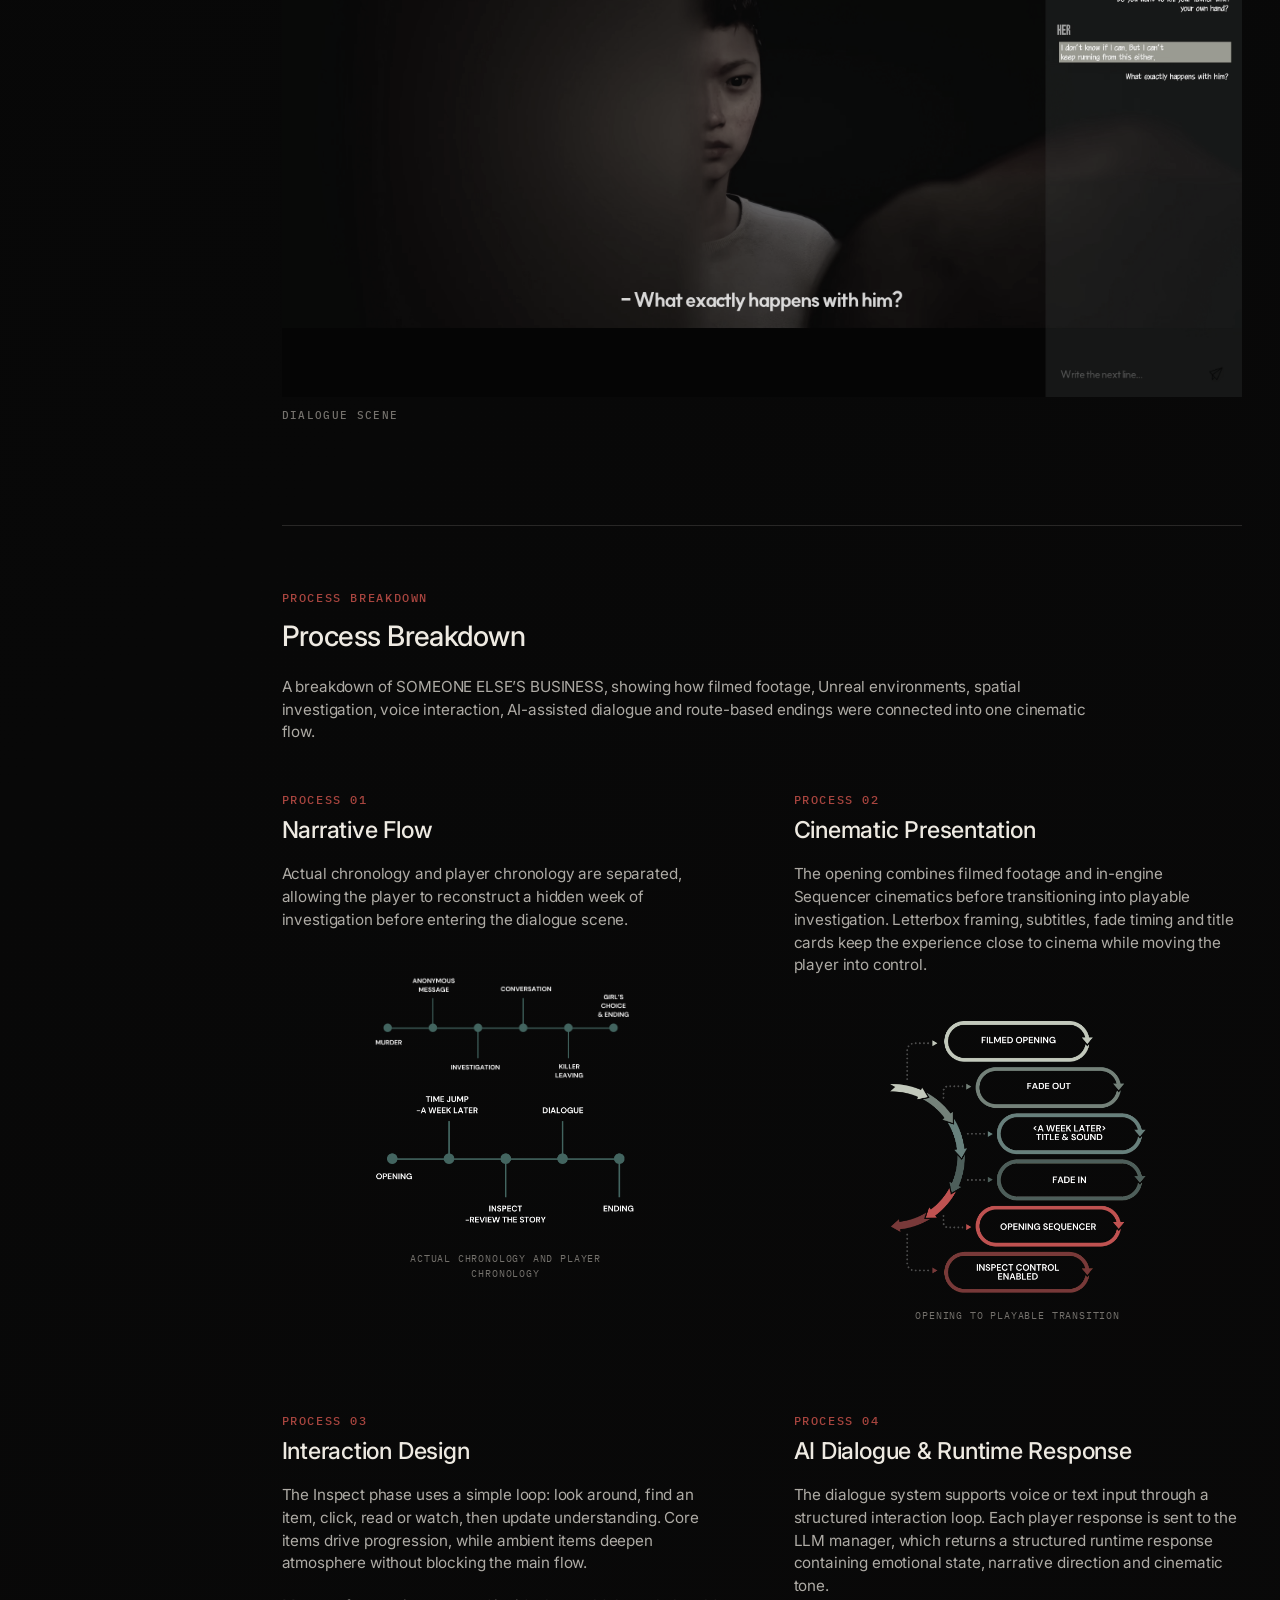
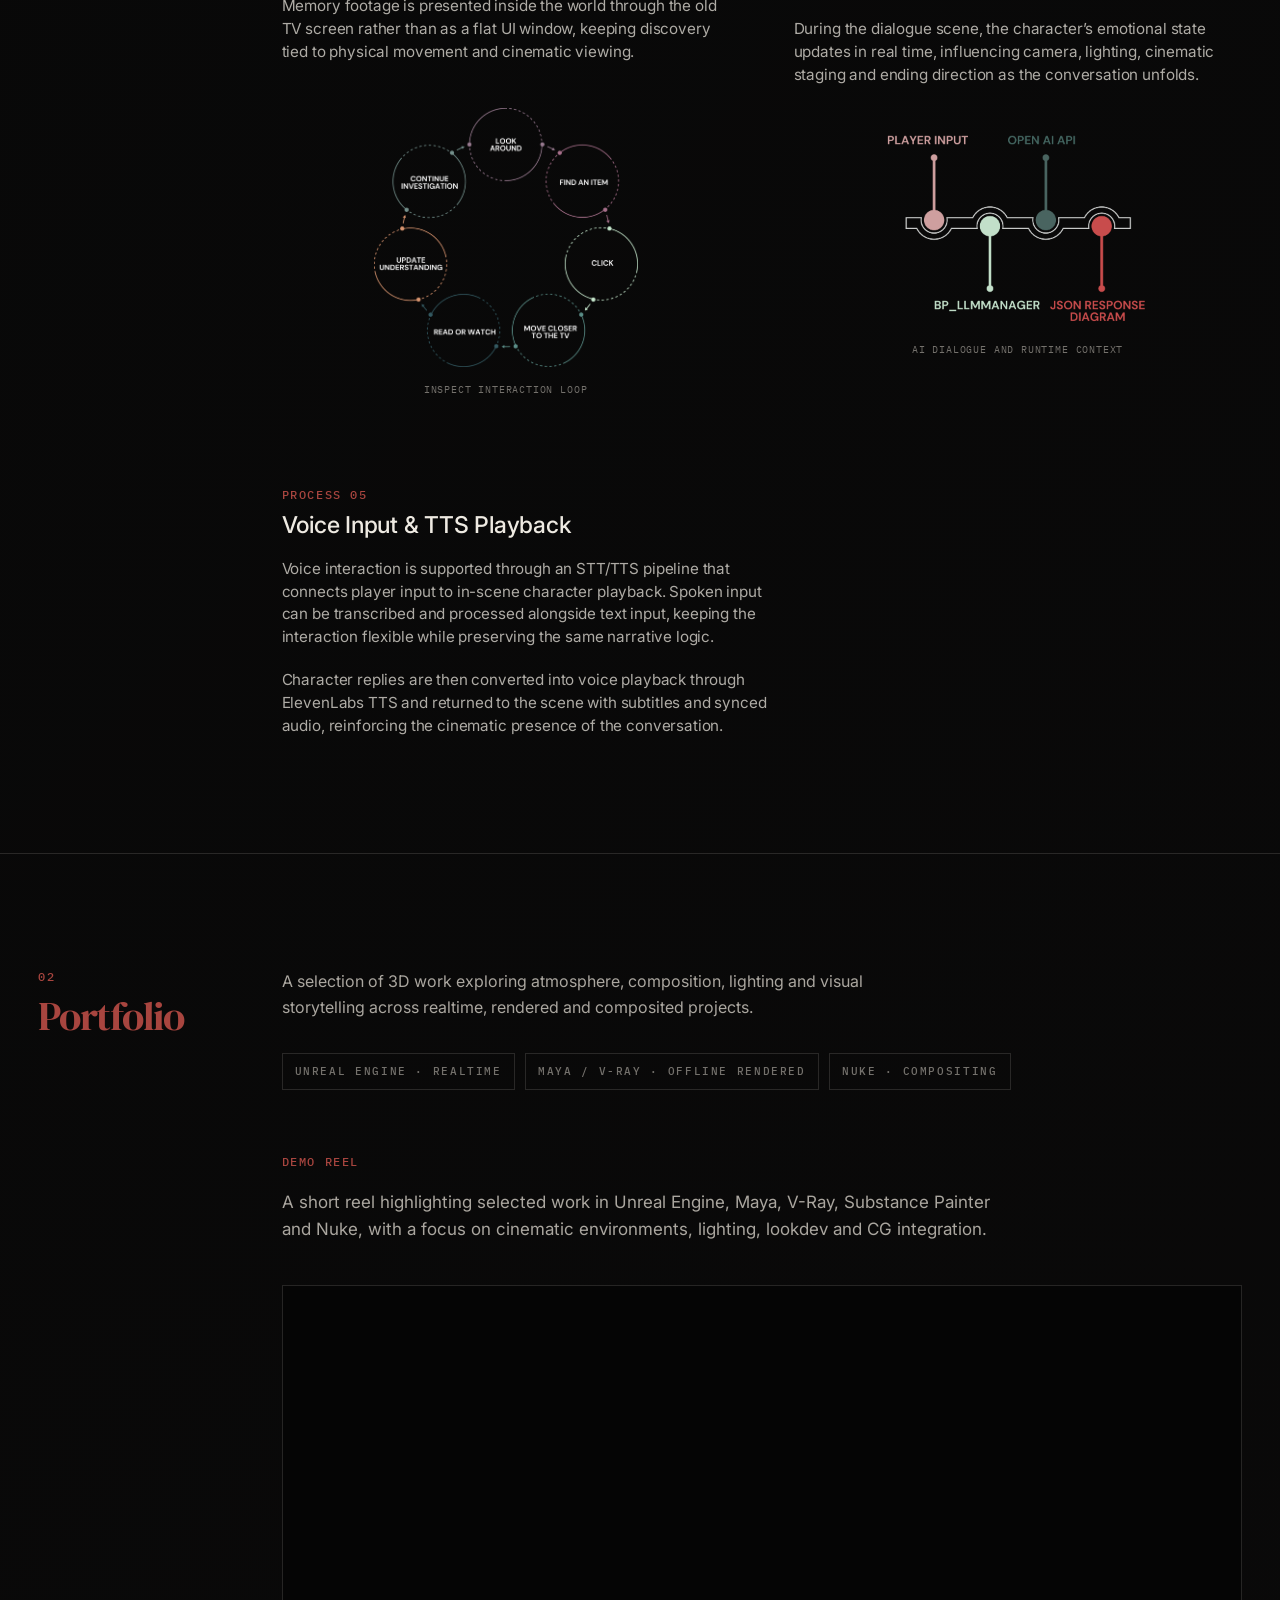
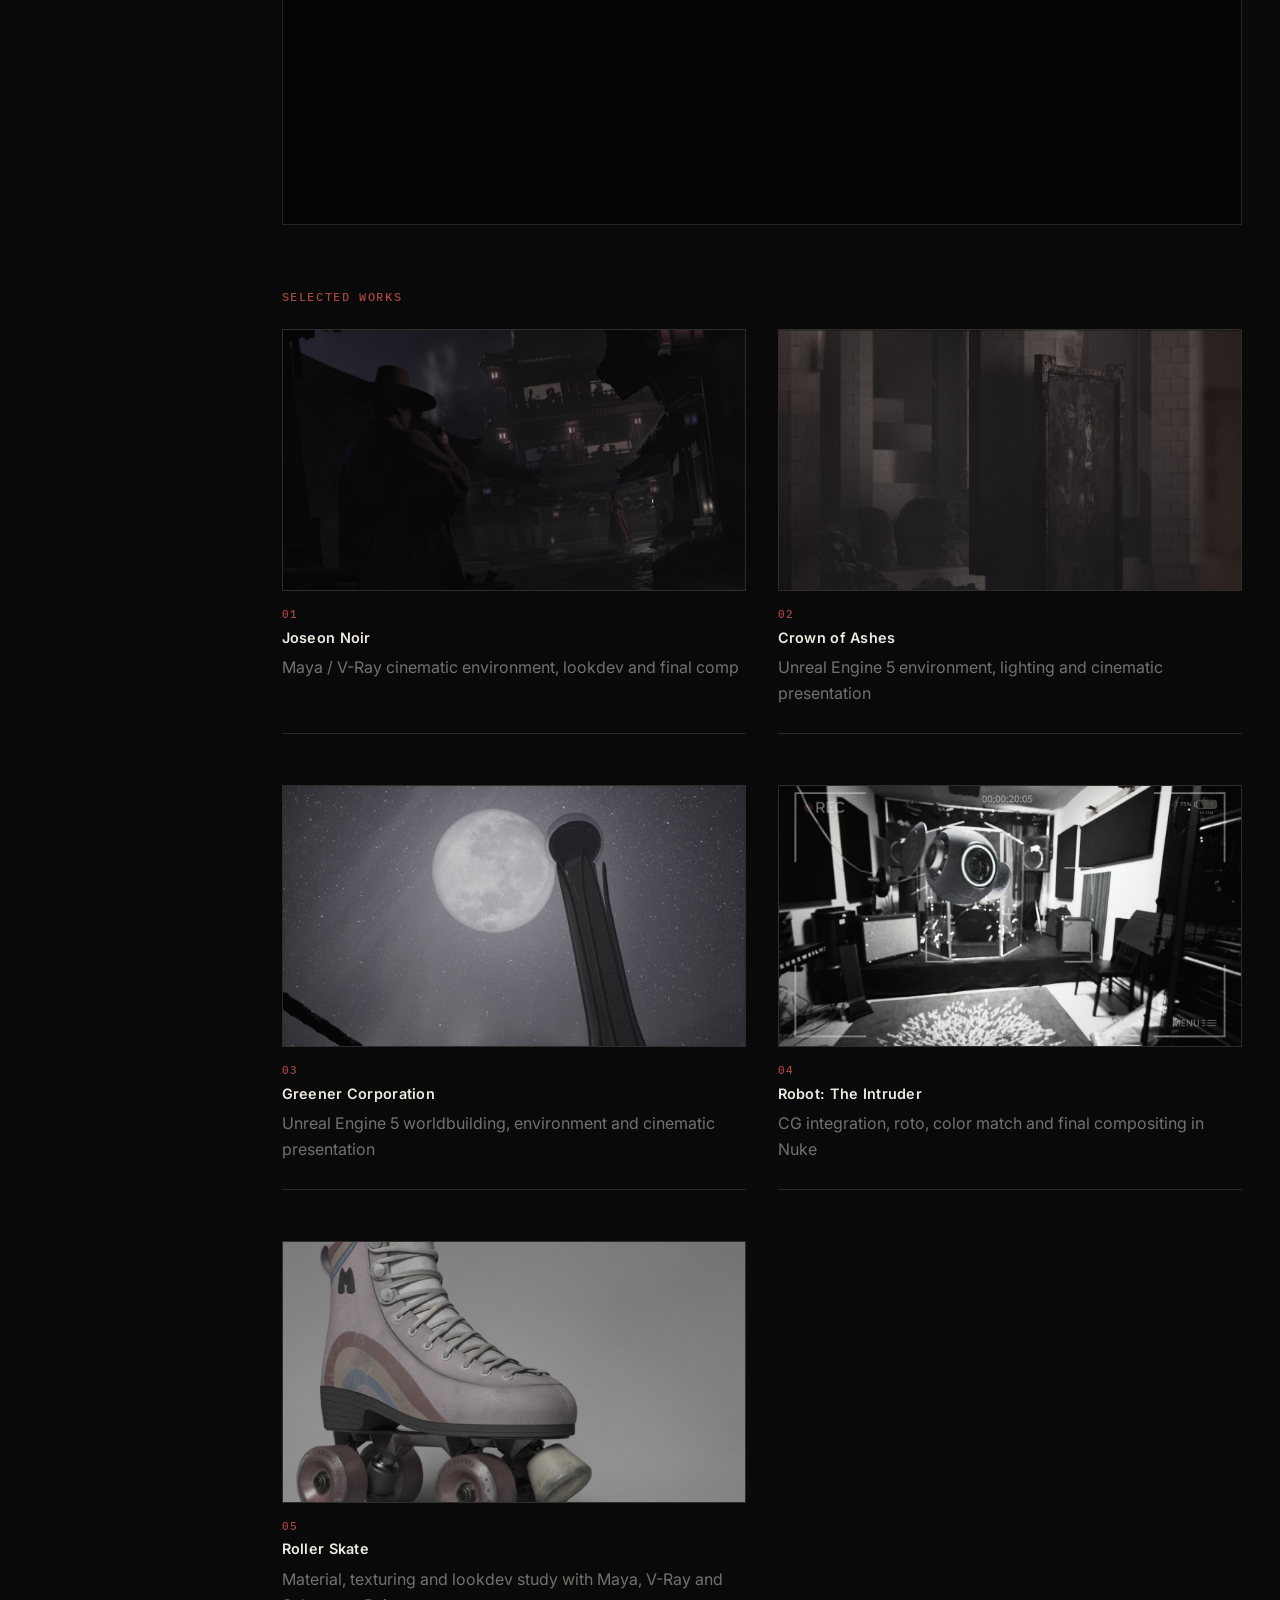
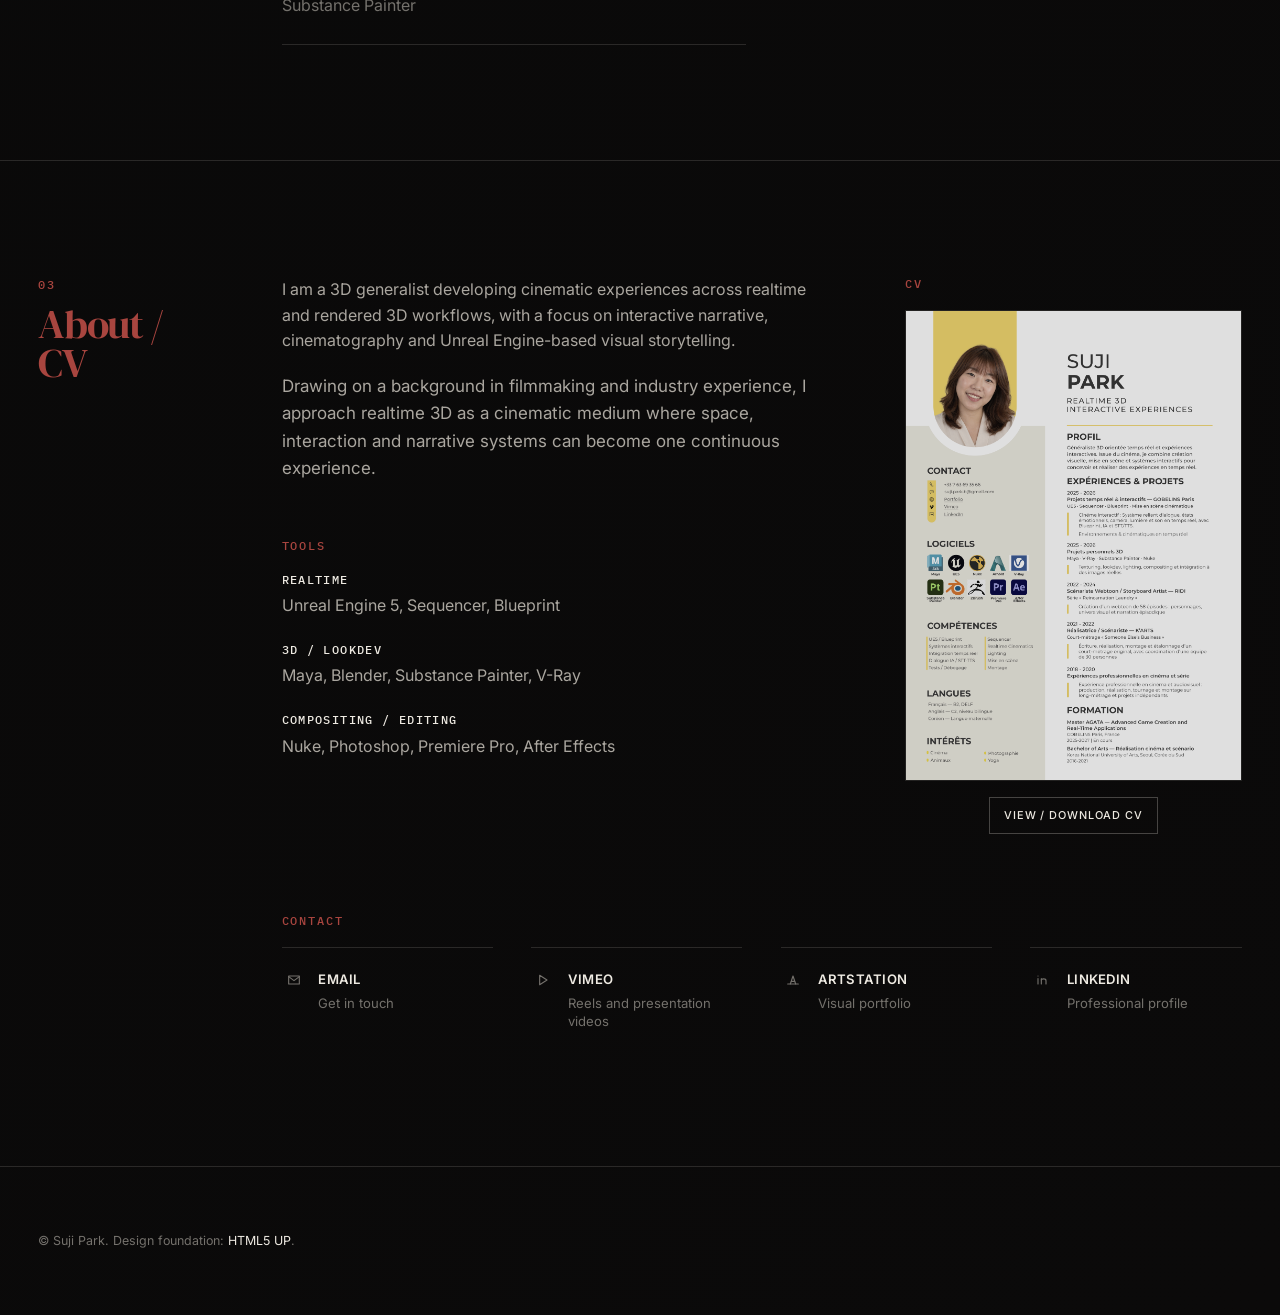
<file: redesign/index.html>
<!DOCTYPE HTML>
<!--
	Paradigm Shift by HTML5 UP
	html5up.net | @ajlkn
	Free for personal and commercial use under the CCA 3.0 license (html5up.net/license)

	Portfolio migration for Suji Park.
-->
<html lang="en">
	<head>
		<title>Suji Park | 3D Generalist / Realtime Cinematics</title>
		<meta charset="utf-8" />
		<meta name="viewport" content="width=device-width, initial-scale=1" />
		<meta name="description" content="The visual portfolio of Suji Park, a 3D generalist and realtime cinematic artist working in Unreal Engine 5." />
		<meta name="theme-color" content="#080808" />
		<link rel="stylesheet" href="assets/css/main.css" />
	</head>
	<body>
		<a class="skip-link" href="#featured-project">Skip to portfolio content</a>

		<div id="wrapper">
			<header class="intro" id="top">
				<div class="intro__inner">
					<p class="eyebrow">3D Generalist / Realtime Cinematics</p>
					<h1>Suji Park</h1>
					<p class="intro__text">
						<span>Cinematic 3D experiences merging interactive narrative, cinematography</span>
						<span>and visual storytelling, with a focus on Unreal Engine and realtime workflows.</span>
					</p>
					<nav class="site-nav" aria-label="Portfolio sections">
						<a href="#featured-project">01 Featured Project</a>
						<a href="#portfolio">02 Portfolio</a>
						<a href="#about">03 About / CV</a>
					</nav>
				</div>
			</header>

			<main id="main">
				<section class="section" id="featured-project" data-section>
					<header class="section__header">
						<p class="section-number">01</p>
						<h2>Featured Project</h2>
					</header>

					<div class="content">
						<section class="project-block project-block--first" aria-labelledby="project-overview-title">
							<p class="block-label">Overview</p>
							<div class="project-heading">
								<h3 class="project-title" id="project-overview-title">SOMEONE ELSE’S<br />BUSINESS</h3>
								<p>UE5 Interactive Cinema Prototype / GOBELINS End-of-Year Project</p>
							</div>

							<figure class="media-frame media-frame--wide">
								<img src="../images/seb_video_cover.jpg" alt="Presentation cover for SOMEONE ELSE’S BUSINESS" />
							</figure>

							<div class="lead project-overview-copy">
								<p><strong>SOMEONE ELSE’S BUSINESS</strong> is an Unreal Engine 5 interactive cinema prototype that reimagines an original short film, written and directed by Suji Park, as a voice-driven new media narrative experience.</p>
								<p>Built as a playable vertical slice for a psychological thriller, the project combines spatial investigation, cinematic presentation, AI-assisted dialogue, STT/TTS voice interaction and real-time emotional-state-driven camera, lighting, cinematic staging and ending direction into one continuous realtime experience.</p>
							</div>

							<div class="project-video-block">
								<p class="project-video-kicker">PROJECT PRESENTATION</p>
								<div class="video-embed" aria-label="SOMEONE ELSE’S BUSINESS presentation video">
									<iframe
										src="https://player.vimeo.com/video/1209250280?h=0&title=0&byline=0&portrait=0"
										frameborder="0"
										allow="autoplay; fullscreen; picture-in-picture"
										allowfullscreen
										title="SOMEONE ELSE’S BUSINESS — Interactive Cinema Prototype">
									</iframe>
								</div>
							</div>
						</section>

						<section class="project-block" aria-labelledby="project-scope-title">
							<p class="block-label">Project Scope</p>
							<h3 class="block-heading" id="project-scope-title">Project Scope</h3>

							<div class="scope-grid">
								<div>
									<h4>Scope</h4>
									<p>Developed independently from the original film concept to the final playable prototype, translating the writing and directing work into an interactive realtime format.</p>
									<div class="scope-tags" aria-label="Core contributions">
										<span>Narrative Design</span>
										<span>Cinematic Direction</span>
										<span>UE5 Scene Flow</span>
										<span>Blueprint Implementation</span>
										<span>Voice Interaction</span>
										<span>Dialogue System</span>
										<span>UI Design</span>
										<span>Lighting</span>
										<span>Camera Work</span>
									</div>
								</div>

								<div>
									<h4>Project Highlights</h4>
									<ul class="highlights">
										<li>Original short film reimagined as an interactive new media narrative</li>
										<li>Playable vertical slice of a voice-driven psychological thriller</li>
										<li>Spatial investigation through inspectable objects and in-world memory playback</li>
										<li>AI-assisted character dialogue with STT/TTS interaction</li>
										<li>Camera, lighting, cinematic staging and ending direction evolving in real time with the character’s emotional state</li>
									</ul>
								</div>
							</div>

							<div class="project-tools">
								<span>Tools</span>
								<p>Unreal Engine 5, Blueprint, Sequencer, VaRest, OpenAI API, STT/TTS, Premiere Pro and Photoshop</p>
							</div>
						</section>

						<section class="project-block project-block--visual" aria-labelledby="visual-presentation-title">
							<p class="block-label">Visual Presentation</p>
							<h3 class="block-heading" id="visual-presentation-title">Visual Presentation</h3>
							<p class="text-width">Selected stills from the prototype’s visual identity, environment, UI and interactive flow.</p>

							<div class="visual-grid">
								<figure class="media-frame media-frame--wide visual-card visual-grid__wide">
									<img src="../images/seb_visual_identity.jpg" alt="Visual identity still from SOMEONE ELSE’S BUSINESS" />
									<figcaption>Visual Identity</figcaption>
								</figure>
								<figure class="media-frame visual-card">
									<img src="../images/seb_environment.jpg" alt="Environment design still from SOMEONE ELSE’S BUSINESS" />
									<figcaption>Environment Design</figcaption>
								</figure>
								<figure class="media-frame visual-card">
									<img src="../images/seb_ui_design.jpg" alt="Cinematic UI still from SOMEONE ELSE’S BUSINESS" />
									<figcaption>Cinematic UI</figcaption>
								</figure>
								<figure class="media-frame visual-card">
									<img src="../images/seb_inspect_phase.jpg" alt="Inspect phase still from SOMEONE ELSE’S BUSINESS" />
									<figcaption>Inspect Phase</figcaption>
								</figure>
								<figure class="media-frame visual-card">
									<img src="../images/seb_memory_playback.jpg" alt="In-world memory playback still from SOMEONE ELSE’S BUSINESS" />
									<figcaption>In-World Memory Playback</figcaption>
								</figure>
								<figure class="media-frame media-frame--wide visual-card visual-grid__wide">
									<img src="../images/seb_dialogue_scene.jpg" alt="Dialogue scene still from SOMEONE ELSE’S BUSINESS" />
									<figcaption>Dialogue Scene</figcaption>
								</figure>
							</div>
						</section>

						<section class="project-block process-breakdown" aria-labelledby="process-breakdown-title">
							<p class="block-label">Process Breakdown</p>
							<h3 class="block-heading" id="process-breakdown-title">Process Breakdown</h3>
							<p class="lead">A breakdown of SOMEONE ELSE’S BUSINESS, showing how filmed footage, Unreal environments, spatial investigation, voice interaction, AI-assisted dialogue and route-based endings were connected into one cinematic flow.</p>

							<div class="process-grid">
								<section class="process-block">
									<div class="process-copy">
										<span class="process-kicker">Process 01</span>
										<h3>Narrative Flow</h3>
										<p>Actual chronology and player chronology are separated, allowing the player to reconstruct a hidden week of investigation before entering the dialogue scene.</p>
									</div>
									<figure class="process-diagram process-diagram--standard process-diagram--stacked">
										<div class="process-diagram__media">
											<img src="../images/seb_actual_chronology.jpg" alt="Actual chronology of the narrative" />
											<img src="../images/seb_player_chronology.jpg" alt="Player chronology experienced by the player" />
										</div>
										<figcaption>Actual chronology and player chronology</figcaption>
									</figure>
								</section>

								<section class="process-block">
									<div class="process-copy">
										<span class="process-kicker">Process 02</span>
										<h3>Cinematic Presentation</h3>
										<p>The opening combines filmed footage and in-engine Sequencer cinematics before transitioning into playable investigation. Letterbox framing, subtitles, fade timing and title cards keep the experience close to cinema while moving the player into control.</p>
									</div>
									<figure class="process-diagram process-diagram--compact">
										<div class="process-diagram__media">
											<img src="../images/seb_intro_cinematics_flow.jpg" alt="Opening to playable transition flow for SOMEONE ELSE’S BUSINESS" />
										</div>
										<figcaption>Opening to playable transition</figcaption>
									</figure>
								</section>

								<section class="process-block">
									<div class="process-copy">
										<span class="process-kicker">Process 03</span>
										<h3>Interaction Design</h3>
										<p>The Inspect phase uses a simple loop: look around, find an item, click, read or watch, then update understanding. Core items drive progression, while ambient items deepen atmosphere without blocking the main flow.</p>
										<p>Memory footage is presented inside the world through the old TV screen rather than as a flat UI window, keeping discovery tied to physical movement and cinematic viewing.</p>
									</div>
									<figure class="process-diagram">
										<div class="process-diagram__media">
											<img src="../images/seb_inspect_loop.jpg" alt="Inspect interaction loop diagram for SOMEONE ELSE’S BUSINESS" />
										</div>
										<figcaption>Inspect interaction loop</figcaption>
									</figure>
								</section>

								<section class="process-block">
									<div class="process-copy">
										<span class="process-kicker">Process 04</span>
										<h3>AI Dialogue & Runtime Response</h3>
										<p>The dialogue system supports voice or text input through a structured interaction loop. Each player response is sent to the LLM manager, which returns a structured runtime response containing emotional state, narrative direction and cinematic tone.</p>
										<p>During the dialogue scene, the character’s emotional state updates in real time, influencing camera, lighting, cinematic staging and ending direction as the conversation unfolds.</p>
									</div>
									<figure class="process-diagram process-diagram--standard">
										<div class="process-diagram__media">
											<img src="../images/seb_llm_runtime_context.jpg" alt="AI dialogue and runtime context diagram for SOMEONE ELSE’S BUSINESS" />
										</div>
										<figcaption>AI Dialogue and Runtime Context</figcaption>
									</figure>
								</section>

								<section class="process-block process-item--05">
									<div class="process-copy">
										<span class="process-kicker">Process 05</span>
										<h3>Voice Input & TTS Playback</h3>
										<p>Voice interaction is supported through an STT/TTS pipeline that connects player input to in-scene character playback. Spoken input can be transcribed and processed alongside text input, keeping the interaction flexible while preserving the same narrative logic.</p>
										<p>Character replies are then converted into voice playback through ElevenLabs TTS and returned to the scene with subtitles and synced audio, reinforcing the cinematic presence of the conversation.</p>
									</div>
								</section>
							</div>
						</section>
					</div>
				</section>

				<section class="section" id="portfolio" data-section>
					<header class="section__header">
						<p class="section-number">02</p>
						<h2>Portfolio</h2>
					</header>

					<div class="content">
						<p class="lead">A selection of 3D work exploring atmosphere, composition, lighting and visual storytelling across realtime, rendered and composited projects.</p>

						<div class="workflow-strip" aria-label="Workflows represented in the reel">
							<span>Unreal Engine · Realtime</span>
							<span>Maya / V-Ray · Offline Rendered</span>
							<span>Nuke · Compositing</span>
						</div>

						<section class="reel-block" aria-labelledby="demo-reel-title">
							<h3 class="subsection-kicker" id="demo-reel-title">Demo Reel</h3>
							<p>A short reel highlighting selected work in Unreal Engine, Maya, V-Ray, Substance Painter and Nuke, with a focus on cinematic environments, lighting, lookdev and CG integration.</p>
							<div class="video-embed" aria-label="Demo reel video">
								<iframe
									src="https://player.vimeo.com/video/1194143007"
									frameborder="0"
									allow="autoplay; fullscreen; picture-in-picture"
									allowfullscreen
									title="Suji Park demo reel">
								</iframe>
							</div>
						</section>

						<p class="subsection-kicker">Selected Works</p>
						<div class="work-grid" aria-label="Selected portfolio projects">
							<section class="work-card">
								<figure class="media-frame visual-card">
									<img src="../images/cinematics_joseon_noir.jpg" alt="Joseon Noir cinematic environment still" />
								</figure>
								<span class="work-index">01</span>
								<h3>Joseon Noir</h3>
								<p>Maya / V-Ray cinematic environment, lookdev and final comp</p>
							</section>
							<section class="work-card">
								<figure class="media-frame visual-card">
									<img src="../images/cinematics_crown_of_ashes.jpg" alt="Crown of Ashes Unreal Engine environment still" />
								</figure>
								<span class="work-index">02</span>
								<h3>Crown of Ashes</h3>
								<p>Unreal Engine 5 environment, lighting and cinematic presentation</p>
							</section>
							<section class="work-card">
								<figure class="media-frame visual-card">
									<img src="../images/cinematics_greener_corporation.jpg" alt="Greener Corporation Unreal Engine worldbuilding still" />
								</figure>
								<span class="work-index">03</span>
								<h3>Greener Corporation</h3>
								<p>Unreal Engine 5 worldbuilding, environment and cinematic presentation</p>
							</section>
							<section class="work-card">
								<figure class="media-frame visual-card">
									<img src="../images/cinematics_robot_intruder.jpg" alt="Robot: The Intruder CG integration and compositing still" />
								</figure>
								<span class="work-index">04</span>
								<h3>Robot: The Intruder</h3>
								<p>CG integration, roto, color match and final compositing in Nuke</p>
							</section>
							<section class="work-card">
								<figure class="media-frame visual-card">
									<img src="../images/cinematics_roller_skate.jpg" alt="Roller Skate material and lookdev study still" />
								</figure>
								<span class="work-index">05</span>
								<h3>Roller Skate</h3>
								<p>Material, texturing and lookdev study with Maya, V-Ray and Substance Painter</p>
							</section>
						</div>
					</div>
				</section>

				<section class="section" id="about" data-section>
					<header class="section__header">
						<p class="section-number">03</p>
						<h2>About / CV</h2>
					</header>

					<div class="content about-layout">
						<div class="about-main">
							<p class="lead">I am a 3D generalist developing cinematic experiences across realtime and rendered 3D workflows, with a focus on interactive narrative, cinematography and Unreal Engine-based visual storytelling.</p>
							<p>Drawing on a background in filmmaking and industry experience, I approach realtime 3D as a cinematic medium where space, interaction and narrative systems can become one continuous experience.</p>

							<section class="tools-section" aria-labelledby="tools-title">
								<h3 id="tools-title">Tools</h3>
								<div class="tool-groups">
									<div>
										<h4>Realtime</h4>
										<p>Unreal Engine 5, Sequencer, Blueprint</p>
									</div>
									<div>
										<h4>3D / Lookdev</h4>
										<p>Maya, Blender, Substance Painter, V-Ray</p>
									</div>
									<div>
										<h4>Compositing / Editing</h4>
										<p>Nuke, Photoshop, Premiere Pro, After Effects</p>
									</div>
								</div>
							</section>
						</div>

						<section class="cv-section about-cv" aria-labelledby="cv-title">
							<h3 id="cv-title">CV</h3>
							<a href="../assets/docs/Suji_Park_CV.pdf" target="_blank" rel="noopener noreferrer" class="cv-preview">
								<img src="../images/Suji_Park_CV_preview.jpg" alt="Suji Park CV preview" />
							</a>
							<div class="cv-action">
								<a href="../assets/docs/Suji_Park_CV.pdf" class="button" target="_blank" rel="noopener noreferrer">View / Download CV</a>
							</div>
						</section>

						<section class="contact-section about-contact" aria-labelledby="contact-title">
							<h3 id="contact-title">Contact</h3>
							<ul class="contact-links">
								<li>
									<a class="contact-item" href="mailto:suji.park.b@gmail.com">
										<span class="contact-icon" aria-hidden="true">
											<svg viewBox="0 0 24 24" focusable="false">
												<path d="M4 6h16v12H4z" />
												<path d="m4 7 8 6 8-6" />
											</svg>
										</span>
										<span>Email</span>
										<small>Get in touch</small>
									</a>
								</li>
								<li>
									<a class="contact-item" href="https://vimeo.com/sujiparkb" target="_blank" rel="noopener noreferrer">
										<span class="contact-icon" aria-hidden="true">
											<svg viewBox="0 0 24 24" focusable="false">
												<path d="M7 5v14l11-7z" />
											</svg>
										</span>
										<span>Vimeo</span>
										<small>Reels and presentation videos</small>
									</a>
								</li>
								<li>
									<a class="contact-item" href="https://www.artstation.com/suji_park" target="_blank" rel="noopener noreferrer">
										<span class="contact-icon" aria-hidden="true">
											<svg viewBox="0 0 24 24" focusable="false">
												<path d="M4 18h16" />
												<path d="M8 18 12 6l4 12" />
												<path d="M9.5 14h5" />
											</svg>
										</span>
										<span>ArtStation</span>
										<small>Visual portfolio</small>
									</a>
								</li>
								<li>
									<a class="contact-item" href="https://www.linkedin.com/in/sujiparkb/" target="_blank" rel="noopener noreferrer">
										<span class="contact-icon" aria-hidden="true">
											<svg viewBox="0 0 24 24" focusable="false">
												<path d="M6 10v8" />
												<path d="M6 6h.01" />
												<path d="M11 18v-8" />
												<path d="M11 12c0-2 7-3 7 1v5" />
											</svg>
										</span>
										<span>LinkedIn</span>
										<small>Professional profile</small>
									</a>
								</li>
							</ul>
						</section>
					</div>
				</section>
			</main>

			<footer class="footer">
				<p>&copy; Suji Park. Design foundation: <a href="https://html5up.net" target="_blank" rel="noopener noreferrer">HTML5 UP</a>.</p>
			</footer>
		</div>

		<script src="assets/js/main.js"></script>
	</body>
</html>
</file>
<file: assets/css/main.css>
@import url("https://fonts.googleapis.com/css2?family=DM+Serif+Display&family=IBM+Plex+Mono:wght@400;500;600&family=Inter:wght@400;500;600;700&display=swap");

:root {
	--bg: #080808;
	--surface: #0e0e0e;
	--surface-soft: #141414;
	--text: #eeeae2;
	--text-muted: #aaa69f;
	--text-dim: #74716c;
	--line: rgba(238, 234, 226, 0.14);
	--line-strong: rgba(238, 234, 226, 0.26);
	--divider-color: var(--line);
	--major-divider-space-before: clamp(4.5rem, 7vw, 7rem);
	--major-divider-space-after: clamp(4.5rem, 7vw, 7rem);
	--minor-divider-space-before: clamp(2.5rem, 4vw, 4rem);
	--minor-divider-space-after: clamp(2.5rem, 4vw, 4rem);
	--accent: #a8453f;
	--accent-rgb: 168, 69, 63;
	--site-gutter: clamp(1.5rem, 4vw, 4rem);
	--content-max: 76rem;
	--section-rail-width: 12rem;
	--section-column-gap: clamp(3rem, 5vw, 5rem);
	--copy-width: 31rem;
	--copy-width-wide: 42rem;
	--two-column-gap: clamp(3rem, 5vw, 5rem);
	--width-wide: var(--content-max);
	--width-content: 100%;
	--width-text: var(--copy-width);
	--width-figure: 560px;
	--width-reading: var(--copy-width-wide);
	--width-project-copy: var(--copy-width-wide);
	--gutter: var(--site-gutter);
	--transition: 300ms cubic-bezier(0.22, 0.61, 0.36, 1);
	--font-display: "DM Serif Display", serif;
	--font-sans: Inter, sans-serif;
	--font-mono: "IBM Plex Mono", monospace;
}

*,
*::before,
*::after {
	box-sizing: border-box;
}

html {
	scroll-behavior: smooth;
}

body {
	margin: 0;
	background:
		radial-gradient(circle at 8% 8%, rgba(168, 69, 63, 0.09), transparent 28rem),
		radial-gradient(circle at 82% 22%, rgba(238, 234, 226, 0.04), transparent 24rem),
		linear-gradient(135deg, #050505 0%, var(--bg) 46%, #0b0a0a 100%);
	color: var(--text-muted);
	font-family: var(--font-sans);
	font-size: 17px;
	font-weight: 400;
	line-height: 1.62;
	letter-spacing: 0;
	overflow-x: hidden;
}

body::before {
	content: "";
	position: fixed;
	inset: 0;
	pointer-events: none;
	z-index: -1;
	background:
		linear-gradient(rgba(255, 255, 255, 0.025) 1px, transparent 1px),
		linear-gradient(90deg, rgba(255, 255, 255, 0.018) 1px, transparent 1px);
	background-size: 6px 6px;
	opacity: 0.22;
	mix-blend-mode: soft-light;
}

img,
iframe {
	max-width: 100%;
}

img {
	display: block;
}

a {
	color: var(--text);
	text-decoration: none;
	text-decoration-thickness: 1px;
	text-underline-offset: 0.22em;
	transition: color var(--transition), border-color var(--transition), opacity var(--transition);
}

a:hover {
	color: var(--accent);
}

a:focus-visible,
button:focus-visible {
	outline: 1px solid var(--accent);
	outline-offset: 0.3rem;
}

body,
p,
li,
.lead,
.project-heading p,
.process-copy p,
.reel-block p,
.tools-section p,
.cv-section p,
.contact-section small,
.project-tools p,
.work-card p {
	font-family: var(--font-sans);
	font-weight: 400;
	letter-spacing: -0.01em;
	line-height: 1.56;
	color: var(--text-muted);
	text-align: left;
	text-wrap: pretty;
}

p {
	margin: 0 0 1.15rem;
	max-width: var(--width-text);
	text-align: left;
	text-wrap: pretty;
}

p:last-child {
	margin-bottom: 0;
}

strong {
	color: var(--text);
	font-weight: 600;
}

h1,
h2,
h3,
h4 {
	margin: 0;
	color: var(--text);
	font-weight: 500;
	line-height: 1.05;
}

h1 {
	max-width: 9ch;
	font-family: var(--font-display);
	font-size: clamp(4rem, 10vw, 8.8rem);
	letter-spacing: -0.035em;
}

h2 {
	font-family: var(--font-display);
	font-size: clamp(3.5rem, 5.6vw, 6.8rem);
	letter-spacing: -0.025em;
}

h3 {
	font-family: var(--font-sans);
	font-size: clamp(1.45rem, 2.2vw, 2.2rem);
	font-weight: 500;
	letter-spacing: -0.02em;
}

h4 {
	margin-bottom: 1rem;
	font-family: var(--font-mono);
	font-size: 0.76rem;
	font-weight: 500;
	letter-spacing: 0.15em;
	line-height: 1.35;
	text-transform: uppercase;
}

ul {
	margin: 0;
	padding: 0;
}

li {
	list-style: none;
}

figcaption {
	margin-top: 0.85rem;
	color: var(--text-dim);
	font-family: var(--font-mono);
	font-size: 0.7rem;
	font-weight: 500;
	letter-spacing: 0.12em;
	line-height: 1.35;
	text-transform: uppercase;
}

#wrapper {
	width: 100%;
}

.skip-link {
	position: fixed;
	top: 1rem;
	left: 1rem;
	z-index: 20;
	padding: 0.65rem 0.9rem;
	background: var(--text);
	color: var(--bg);
	transform: translateY(-150%);
	transition: transform var(--transition);
}

.skip-link:focus {
	transform: translateY(0);
}

.intro {
	min-height: 100svh;
	display: grid;
	align-items: center;
	padding: clamp(3rem, 7vw, 7rem) var(--gutter);
}

.intro__inner {
	width: min(100%, var(--width-wide));
	margin: 0 auto;
}

.eyebrow,
.block-label,
.section-kicker,
.subsection-kicker,
.process-kicker,
.work-index,
.metadata-label {
	display: block;
	color: var(--accent);
	font-family: var(--font-mono);
	font-size: 0.72rem;
	font-weight: 500;
	letter-spacing: 0.14em;
	line-height: 1.4;
	text-transform: uppercase;
}

.eyebrow {
	margin-bottom: 1.35rem;
	color: var(--text-dim);
}

.intro .eyebrow {
	color: var(--accent);
}

.intro h1 {
	margin-bottom: 2.2rem;
}

.intro__text {
	width: max-content;
	max-width: none;
	margin: 0;
	color: rgba(238, 234, 226, 0.72);
	font-family: var(--font-sans);
	font-size: clamp(0.95rem, 1.19vw, 1.19rem);
	font-weight: 400;
	line-height: 1.5;
	letter-spacing: -0.01em;
}

.intro__text span {
	display: block;
	white-space: nowrap;
}

.site-nav {
	display: flex;
	flex-wrap: wrap;
	gap: 0.75rem;
	margin-top: 3rem;
}

.site-nav a {
	border: 1px solid var(--line);
	padding: 0.74rem 1rem;
	color: var(--text-muted);
	font-family: var(--font-sans);
	font-size: 0.72rem;
	font-weight: 500;
	letter-spacing: 0.08em;
	text-transform: uppercase;
	transition:
		color 180ms ease,
		border-color 180ms ease;
}

.site-nav a:focus-visible,
.site-nav a.is-active,
.site-nav a[aria-current="page"],
.site-nav a[aria-current="true"] {
	border-color: var(--accent);
	color: var(--accent);
}

.site-nav a:focus-visible {
	outline: none;
}

.site-nav a:focus-visible *,
.site-nav a.is-active *,
.site-nav a[aria-current="page"] *,
.site-nav a[aria-current="true"] * {
	color: inherit;
}

.section {
	width: min(calc(100% - (2 * var(--site-gutter))), var(--content-max));
	margin: 0 auto;
	display: grid;
	grid-template-columns: var(--section-rail-width) minmax(0, 1fr);
	column-gap: var(--section-column-gap);
	padding: var(--major-divider-space-after) 0 var(--major-divider-space-before);
	border-top: 1px solid var(--divider-color);
	position: relative;
	isolation: isolate;
	scroll-margin-top: 2rem;
}

.section::before {
	content: "";
	position: absolute;
	z-index: 0;
	top: clamp(3rem, 7vw, 7rem);
	left: -9rem;
	width: 34rem;
	height: 34rem;
	pointer-events: none;
	opacity: 0;
	background:
		radial-gradient(
			circle,
			rgba(var(--accent-rgb), 0.16) 0%,
			rgba(var(--accent-rgb), 0.08) 28%,
			rgba(var(--accent-rgb), 0.025) 52%,
			transparent 72%
		);
	filter: blur(18px);
	transform: translate3d(-1.5rem, 0, 0) scale(0.96);
}

.section__header,
.section .content {
	position: relative;
	z-index: 1;
}

.section.section--vignette-active::before {
	animation: section-vignette-entry 1200ms cubic-bezier(0.2, 0.65, 0.2, 1) both;
}

@keyframes section-vignette-entry {
	0% {
		opacity: 0;
		transform: translate3d(-2rem, 0, 0) scale(0.94);
	}

	25% {
		opacity: 0.85;
	}

	65% {
		opacity: 0.42;
		transform: translate3d(0, 0, 0) scale(1);
	}

	100% {
		opacity: 0;
		transform: translate3d(0.5rem, 0, 0) scale(1.02);
	}
}

@keyframes destination-vignette {
	0% {
		opacity: 0;
	}

	35% {
		opacity: 0.22;
	}

	100% {
		opacity: 0;
	}
}

@keyframes mobile-section-ambient {
	0%,
	100% {
		opacity: 0;
	}

	26% {
		opacity: 0.9;
	}

	66% {
		opacity: 0.42;
	}

	84% {
		opacity: 0.16;
	}
}

.section__header {
	align-self: start;
	position: sticky;
	top: 2.5rem;
	min-width: 0;
}

.section__header h2 {
	max-width: 7ch;
	color: var(--accent);
	font-family: var(--font-display);
	font-size: clamp(2.4rem, 3.2vw, 3.9rem);
	font-weight: 400;
	line-height: 0.95;
	letter-spacing: -0.035em;
	margin: 0;
	overflow-wrap: normal;
}

#portfolio .section__header h2 {
	max-width: none;
}

.content {
	width: 100%;
	max-width: var(--width-content);
	min-width: 0;
}

.copy-standard {
	width: 100%;
	max-width: var(--copy-width);
}

.copy-wide {
	width: 100%;
	max-width: var(--copy-width-wide);
}

.lead {
	color: var(--text-muted);
	font-size: 1rem;
	line-height: 1.56;
	max-width: var(--width-reading);
	letter-spacing: -0.01em;
	text-align: left;
	text-wrap: pretty;
}

.project-block .lead {
	max-width: var(--width-reading);
}

.about-main > p {
	max-width: var(--copy-width);
	color: rgba(238, 234, 226, 0.72);
	font-size: inherit;
	line-height: 1.55;
	letter-spacing: -0.01em;
	text-align: left;
	text-wrap: pretty;
}

.about-main > p + p {
	margin-top: 1.45rem;
}

.project-overview-copy,
.project-block > .lead,
.process-breakdown > .lead,
.project-block--visual > .text-width {
	width: 100%;
	max-width: var(--copy-width-wide);
	margin-left: 0;
	margin-right: 0;
}

.project-overview-copy p {
	margin: 0;
	max-width: none;
}

.project-overview-copy p + p {
	margin-top: 1.1rem;
}

.text-width {
	max-width: var(--copy-width);
}

.block-label {
	margin-bottom: 1rem;
}

.block-heading {
	margin-bottom: 1.5rem;
}

.project-heading {
	max-width: 820px;
	margin-bottom: 2.25rem;
}

.project-heading h3,
.project-title {
	max-width: 14.5ch;
	font-family: var(--font-sans);
	font-size: clamp(2.65rem, 3.9vw, 5rem);
	font-weight: 600;
	line-height: 0.92;
	letter-spacing: -0.045em;
	text-transform: uppercase;
}

.project-heading p {
	max-width: none;
	margin-top: 1rem;
	color: var(--text-dim);
	font-family: var(--font-mono);
	font-size: 0.8rem;
	font-weight: 500;
	letter-spacing: 0.15em;
	text-transform: uppercase;
}

.media-frame {
	position: relative;
	margin: 0;
	overflow: hidden;
	border: 1px solid var(--line);
	background: var(--surface);
}

.media-frame img {
	width: 100%;
	aspect-ratio: 16 / 9;
	object-fit: cover;
}

.media-frame--wide {
	width: 100%;
}

.project-block--first .media-frame {
	margin-bottom: 2.5rem;
}

.video-embed {
	width: 100%;
	margin-top: 2.6rem;
	aspect-ratio: 16 / 9;
	overflow: hidden;
	border: 1px solid var(--line);
	background: #050505;
}

.video-embed iframe {
	display: block;
	width: 100%;
	height: 100%;
	border: 0;
}

.project-video-block {
	margin-top: 2.25rem;
}

.project-video-block .video-embed {
	margin-top: 0;
}

.project-video-kicker {
	margin: 0 0 1.5rem;
	color: var(--accent);
	font-family: var(--font-mono);
	font-size: 0.7rem;
	font-weight: 500;
	line-height: 1.2;
	letter-spacing: 0.14em;
	text-transform: uppercase;
}

.scope-grid {
	display: grid;
	grid-template-columns: minmax(0, 1fr) minmax(0, 1fr);
	gap: var(--two-column-gap);
	align-items: start;
}

.scope-grid > div {
	width: 100%;
	max-width: var(--copy-width);
	min-width: 0;
}

.scope-grid h4 {
	margin: 0 0 1.25rem;
}

.scope-grid p,
.process-copy p {
	max-width: var(--copy-width);
	text-align: left;
	text-wrap: pretty;
}

#featured-project .project-overview-copy p,
#featured-project .scope-grid p,
#featured-project .highlights li,
#featured-project .process-breakdown > .lead,
#featured-project .process-copy p,
#featured-project .project-block--visual > .text-width {
	color: rgba(238, 234, 226, 0.72);
	font-family: var(--font-sans);
	font-size: clamp(0.95rem, 1.19vw, 1.19rem);
	font-weight: 400;
	line-height: 1.55;
	letter-spacing: -0.01em;
	text-align: left;
	text-wrap: pretty;
}

.scope-tags {
	display: flex;
	flex-wrap: wrap;
	gap: 0.55rem;
	margin-top: 1.5rem;
	max-width: var(--copy-width);
}

.scope-tags span {
	border: 1px solid var(--line);
	background: rgba(238, 234, 226, 0.018);
	color: var(--text-muted);
	font-family: var(--font-mono);
	padding: 0.35rem 0.55rem;
	font-size: 0.66rem;
	font-weight: 500;
	letter-spacing: 0.12em;
	line-height: 1.25;
	text-transform: uppercase;
}

.highlights {
	display: grid;
	gap: 0.95rem;
	max-width: var(--copy-width);
}

.highlights li {
	position: relative;
	padding-left: 1.3rem;
	color: var(--text-muted);
}

.highlights li::before {
	content: "";
	position: absolute;
	left: 0;
	top: 0.75em;
	width: 0.38rem;
	height: 0.38rem;
	border: 1px solid var(--accent);
	border-radius: 999px;
}

.project-tools {
	display: grid;
	grid-template-columns: 7rem minmax(0, 1fr);
	align-items: center;
	gap: 1rem;
	margin-top: 2rem;
	padding: 1.5rem 0;
	border-top: 1px solid var(--line);
	border-bottom: 1px solid var(--line);
}

.project-tools span {
	margin: 0;
	color: var(--accent);
	font-family: var(--font-mono);
	font-size: 0.7rem;
	font-weight: 500;
	letter-spacing: 0.15em;
	text-transform: uppercase;
}

.project-tools p {
	margin: 0;
	max-width: none;
	color: var(--text-muted);
	font-size: 1rem;
}

.project-block--visual {
	margin-top: 3.25rem;
}

.visual-grid {
	display: grid;
	grid-template-columns: repeat(2, minmax(0, 1fr));
	gap: clamp(1.2rem, 2.5vw, 2rem);
	margin-top: 2.25rem;
}

.visual-grid__wide {
	grid-column: 1 / -1;
}

.visual-grid figure,
.visual-grid .visual-card,
.visual-grid .media-frame {
	margin: 0;
	padding: 0;
	border: 0 !important;
	outline: 0;
	background: transparent !important;
	box-shadow: none;
	overflow: visible;
}

.visual-grid .media-frame img,
.visual-grid .visual-card img {
	display: block;
	width: 100%;
	border: 0;
	outline: 0;
	background: transparent;
}

.visual-grid figcaption {
	position: static;
	display: block;
	margin: 0.65rem 0 0;
	padding: 0;
	border: 0;
	background: transparent;
	color: var(--text-dim);
}

.visual-card img,
.work-card .media-frame img {
	filter: grayscale(86%) contrast(0.96);
	transform: scale(1);
	transition:
		filter 480ms cubic-bezier(0.2, 0.7, 0.2, 1),
		transform 480ms cubic-bezier(0.2, 0.7, 0.2, 1);
}

.process-breakdown > .lead {
	margin-bottom: 3rem;
}

.process-grid {
	display: grid;
	grid-template-columns: repeat(2, minmax(0, 1fr));
	column-gap: var(--two-column-gap);
	row-gap: clamp(5rem, 7vw, 7rem);
	align-items: start;
}

.process-block {
	display: flex;
	flex-direction: column;
	min-width: 0;
}

.process-copy {
	flex: 0 0 auto;
	width: min(100%, var(--copy-width));
	margin-left: auto;
	margin-right: auto;
}

.process-copy h3 {
	margin: 0.55rem 0 1.25rem;
	font-family: var(--font-sans);
	font-size: clamp(1.45rem, 1.65vw, 1.85rem);
	font-weight: 500;
	line-height: 1.12;
	letter-spacing: -0.01em;
}

.process-copy p + p {
	margin-top: 1.25rem;
}

.process-diagram {
	display: flex;
	flex-direction: column;
	align-items: center;
	justify-content: flex-start;
	width: min(100%, 264px);
	max-width: none;
	margin: 2.75rem auto 0;
	padding: 0;
	border: 0;
	background: transparent;
	justify-self: center;
}

.process-diagram__media {
	width: 100%;
	min-height: 0;
	display: flex;
	align-items: center;
	justify-content: center;
	background: transparent;
	border: 0;
}

.process-diagram__media img {
	display: block;
	width: 100%;
	max-width: 100%;
	max-height: none;
	height: auto;
	object-fit: contain;
}

.process-diagram img {
	display: block;
	width: auto;
	height: auto;
	max-height: none;
	object-fit: contain;
	object-position: center center;
	margin-left: auto;
	margin-right: auto;
	padding: 0;
	border: 0;
	background: transparent;
	filter: none;
	transform: none;
}

.process-diagram .process-diagram__media img {
	width: 100%;
	max-width: 100%;
	max-height: none;
	height: auto;
	object-fit: contain;
}

.process-diagram figcaption {
	width: 100%;
	margin-top: 1.1rem;
	margin-left: auto;
	margin-right: auto;
	padding: 0;
	text-align: center;
	font-family: var(--font-mono);
	font-size: 0.64rem;
	font-weight: 400;
	line-height: 1.4;
	letter-spacing: 0.08em;
	text-transform: uppercase;
	color: var(--text-dim);
}

.process-diagram--standard {
	width: min(100%, 272px);
}

.process-diagram--compact {
	width: min(100%, 225px);
}

.process-diagram--ending-routing {
	width: min(100%, 285px);
	margin-top: 0;
	align-self: center;
	justify-self: center;
}

.process-diagram--stacked {
	display: grid;
	gap: 0.6rem;
	width: min(100%, 243px);
	margin-left: auto;
	margin-right: auto;
	justify-items: center;
}

.process-diagram--stacked .process-diagram__media {
	min-height: 0;
	display: grid;
	gap: 0.75rem;
}

.process-diagram--stacked img {
	width: 100%;
	max-height: none;
	height: auto;
}

.process-diagram-pair {
	display: grid;
	grid-template-columns: repeat(2, minmax(0, 1fr));
	gap: 1.25rem;
	width: min(100%, 470px);
	margin: 2.5rem auto 0;
	align-items: start;
}

.process-diagram-pair .process-diagram {
	width: 100%;
	max-width: 220px;
	margin-top: 0;
}

.process-diagram-pair .process-diagram--ending-routing {
	align-self: start;
}

.process-copy--after-diagrams {
	margin-top: 2.25rem;
}

/* Desktop process rows: copy stays top-aligned while diagrams share a bottom baseline. */
@media screen and (min-width: 737px) {
	.process-grid {
		align-items: stretch;
	}

	.process-block {
		height: 100%;
	}

	.process-block > .process-diagram {
		margin-top: auto;
		padding-top: 2.75rem;
	}

	.process-item--01 > .process-copy,
	.process-item--02 > .process-copy,
	.process-item--03 > .process-copy {
		flex: 1 1 auto;
		display: flex;
		flex-direction: column;
	}

	.process-item--01 .process-copy > .process-diagram,
	.process-item--02 .process-copy > .process-diagram,
	.process-item--03 .process-copy > .process-diagram {
		order: 3;
		margin-top: auto;
		padding-top: 2.75rem;
		align-self: center;
	}

	.process-item--01 .process-copy > p,
	.process-item--02 .process-copy > p,
	.process-item--03 .process-copy > p {
		order: 2;
	}

	.process-item--01 .process-copy > .process-kicker,
	.process-item--02 .process-copy > .process-kicker,
	.process-item--03 .process-copy > .process-kicker,
	.process-item--01 .process-copy > h3,
	.process-item--02 .process-copy > h3,
	.process-item--03 .process-copy > h3 {
		order: 1;
	}

	.process-item--04 > .process-copy:first-child {
		order: 1;
	}

	.process-item--04 > .process-copy--after-diagrams {
		order: 2;
		margin-top: 1.25rem;
	}

	.process-item--04 > .process-diagram-pair {
		order: 3;
		margin-top: auto;
		padding-top: 2.75rem;
		align-items: end;
	}

	.process-diagram-pair .process-diagram {
		align-self: end;
	}
}

.workflow-strip {
	display: flex;
	flex-wrap: wrap;
	gap: 0.65rem;
	margin: 2rem 0 4rem;
}

.portfolio-overview .section-kicker {
	margin-bottom: 1.25rem;
}

.workflow-strip span {
	border: 1px solid var(--line);
	padding: 0.55rem 0.75rem;
	color: var(--text-dim);
	font-family: var(--font-mono);
	font-size: 0.68rem;
	font-weight: 500;
	letter-spacing: 0.15em;
	text-transform: uppercase;
}

.section-divider--major,
.section-divider--minor {
	width: 100%;
	height: 1px;
	border: 0;
	background: var(--divider-color);
}

.section-divider--major {
	margin: var(--major-divider-space-before) 0 var(--major-divider-space-after);
}

.section-divider--minor {
	margin: var(--minor-divider-space-before) 0 var(--minor-divider-space-after);
}

.reel-block .subsection-kicker {
	margin-bottom: 1.15rem;
	font-size: 0.72rem;
}

.work-grid {
	display: grid;
	grid-template-columns: repeat(2, minmax(0, 1fr));
	gap: var(--two-column-gap);
	margin-top: 1.5rem;
}

.work-card {
	padding-bottom: 0.5rem;
	border-bottom: 0;
}

.work-index {
	margin-top: 1rem;
	font-size: 0.68rem;
}

.work-card h3 {
	margin-top: 0.35rem;
	font-family: var(--font-sans);
	font-size: 0.9rem;
	font-weight: 600;
	letter-spacing: 0.02em;
	line-height: 1.35;
}

.work-card p {
	margin-top: 0.5rem;
	color: var(--text-dim);
	font-size: 1rem;
}

.about-layout {
	display: grid;
	grid-template-columns: minmax(0, 1.35fr) minmax(320px, 0.85fr);
	column-gap: var(--two-column-gap);
	row-gap: 5rem;
	align-items: start;
}

.about-main,
.about-cv {
	align-self: start;
}

.about-contact {
	grid-column: 1 / -1;
}

.tools-section,
.cv-section,
.contact-section {
	margin-top: 3.5rem;
}

.tools-section {
	width: 100%;
	max-width: var(--copy-width);
	margin-top: 3rem;
}

.about-cv {
	margin-top: 0;
}

.about-contact {
	margin-top: 0;
}

.tools-section h3,
.cv-section h3,
.contact-section h3 {
	margin-bottom: 1.25rem;
	color: var(--accent);
	font-family: var(--font-mono);
	font-size: 0.78rem;
	font-weight: 500;
	letter-spacing: 0.15em;
	text-transform: uppercase;
}

.tool-groups {
	display: grid;
	gap: 1.35rem;
}

.tool-groups h4 {
	margin-bottom: 0.35rem;
	color: var(--text);
	font-family: var(--font-mono);
	font-size: 0.72rem;
	font-weight: 500;
	letter-spacing: 0.12em;
	text-transform: uppercase;
}

.tool-groups p {
	color: rgba(238, 234, 226, 0.72);
	font-size: inherit;
	line-height: 1.55;
	letter-spacing: -0.01em;
	text-align: left;
	text-wrap: pretty;
}

.cv-preview {
	display: block;
	width: 100%;
	max-width: 430px;
	margin: 0;
	overflow: hidden;
	border: 1px solid rgba(238, 234, 226, 0.1);
	background: #0b0b0b;
	transition: border-color var(--transition);
}

.cv-preview img {
	width: 100%;
	height: auto;
	filter:
		grayscale(14%)
		saturate(0.78)
		brightness(0.92)
		contrast(0.96);
	opacity: 0.96;
	transform: scale(1);
	transition:
		filter 320ms ease,
		opacity 320ms ease,
		transform 320ms ease;
}

.cv-preview:focus-visible {
	outline: 1px solid var(--line-strong);
	outline-offset: 0.25rem;
}

.cv-action {
	display: flex;
	align-items: center;
	justify-content: center;
	width: 100%;
	max-width: 430px;
	margin-top: 1rem;
}

.cv-action .button {
	display: inline-flex;
	align-items: center;
	justify-content: center;
	min-height: 2.35rem;
	margin: 0;
	padding: 0.65rem 0.9rem;
	font-size: 0.68rem;
	line-height: 1;
	letter-spacing: 0.08em;
	white-space: nowrap;
}

.button {
	display: inline-flex;
	align-items: center;
	justify-content: center;
	border: 1px solid var(--line-strong);
	padding: 0.9rem 1.35rem;
	color: var(--text);
	font-family: var(--font-sans);
	font-size: 0.72rem;
	font-weight: 500;
	letter-spacing: 0.08em;
	line-height: 1.2;
	text-transform: uppercase;
}

.button:hover {
	border-color: rgba(168, 69, 63, 0.72);
	background: rgba(168, 69, 63, 0.07);
}

.contact-links {
	display: grid;
	grid-template-columns: repeat(4, minmax(0, 1fr));
	gap: var(--two-column-gap);
	margin: 0;
	padding: 0;
	list-style: none;
}

.contact-links li {
	min-width: 0;
}

.contact-links a {
	display: grid;
	grid-template-columns: 1.5rem minmax(0, 1fr);
	grid-template-rows: auto auto;
	column-gap: 0.8rem;
	row-gap: 0.2rem;
	align-items: center;
	min-width: 0;
	padding: 1.25rem 0;
	border-top: 1px solid var(--line);
	transition:
		color 220ms ease,
		border-color 220ms ease;
}

.contact-icon {
	grid-column: 1;
	grid-row: 1;
	display: inline-flex;
	align-items: center;
	justify-content: center;
	width: 1.5rem;
	min-width: 1.5rem;
	height: 1.5rem;
	margin: 0;
	color: var(--text-dim);
	font-family: var(--font-mono);
	font-size: 0.72rem;
	font-weight: 600;
	line-height: 1;
	letter-spacing: 0;
	text-align: center;
	transition: color 180ms ease;
}

.contact-icon svg {
	display: block;
	width: 1rem;
	height: 1rem;
	fill: none;
	stroke: currentColor;
	stroke-width: 1.7;
	stroke-linecap: round;
	stroke-linejoin: round;
}

.contact-links span:not(.contact-icon) {
	grid-column: 2;
	grid-row: 1;
	margin: 0;
	color: var(--text);
	font-family: var(--font-sans);
	font-size: 0.82rem;
	font-weight: 600;
	line-height: 1.2;
	letter-spacing: 0.02em;
	text-transform: uppercase;
	transition: color 180ms ease;
}

.contact-links small {
	grid-column: 2;
	grid-row: 2;
	margin: 0;
	color: var(--text-dim);
	font-family: var(--font-sans);
	font-size: 0.82rem;
	line-height: 1.35;
}

.contact-item:focus-visible {
	outline: 1px solid rgba(168, 69, 63, 0.55);
	outline-offset: 4px;
}

.contact-item:focus-visible .contact-icon,
.contact-item:focus-visible span:not(.contact-icon) {
	color: var(--accent);
}

.footer {
	width: min(calc(100% - (2 * var(--site-gutter))), var(--content-max));
	margin: 0 auto;
	padding: 4rem 0;
	border-top: 1px solid var(--line);
}

.footer p {
	max-width: none;
	color: var(--text-dim);
	font-size: 0.78rem;
}

@media (hover: hover) and (pointer: fine) {
	.site-nav a:hover {
		border-color: var(--accent);
		color: var(--accent);
	}

	.site-nav a:hover * {
		color: inherit;
	}

	.visual-card:hover img,
	.visual-card:focus-within img {
		filter: grayscale(0%) contrast(1);
		transform: scale(1.01);
	}

	.cv-preview:hover,
	.cv-preview.is-pointer-hover,
	.cv-preview:focus-visible {
		border-color: rgba(238, 234, 226, 0.18);
	}

	.cv-preview:hover img,
	.cv-preview.is-pointer-hover img,
	.cv-preview:focus-visible img {
		filter:
			grayscale(0%)
			saturate(1)
			brightness(1)
			contrast(1);
		opacity: 1;
		transform: scale(1.012);
	}

	.contact-item:hover,
	.contact-item:focus-visible {
		border-color: rgba(168, 69, 63, 0.42);
	}

	.contact-item:hover .contact-icon,
	.contact-item:hover span:not(.contact-icon),
	.contact-item:focus-visible .contact-icon,
	.contact-item:focus-visible span:not(.contact-icon) {
		color: var(--accent);
	}
}

@media (prefers-reduced-motion: reduce) {
	html {
		scroll-behavior: auto;
	}

	*,
	*::before,
	*::after {
		animation-duration: 0.01ms !important;
		animation-iteration-count: 1 !important;
		scroll-behavior: auto !important;
		transition-duration: 0.01ms !important;
	}

	.section.section--vignette-active::before {
		animation: none;
		opacity: 0;
	}
}

@media screen and (max-width: 1180px) {
	.section::before {
		top: 2rem;
		left: -8rem;
		width: 27rem;
		height: 27rem;
		opacity: 0;
	}

	.section {
		grid-template-columns: 1fr;
		gap: 2.25rem;
	}

	.section__header {
		position: static;
	}

	.section__header h2 {
		font-size: clamp(2.2rem, 6vw, 3.4rem);
		max-width: 10ch;
	}
}

@media screen and (max-width: 900px) {
	.intro__text {
		width: auto;
		max-width: 100%;
	}

	.intro__text span {
		display: inline;
		white-space: normal;
	}

	.intro__text span:first-child::after {
		content: " ";
	}
}

@media screen and (max-width: 980px) {
	.scope-grid {
		grid-template-columns: 1fr;
	}
}

@media screen and (max-width: 800px) {
	.about-layout {
		grid-template-columns: 1fr;
	}

	.about-main > p {
		max-width: 100%;
	}

	.about-contact {
		grid-column: auto;
	}

	.contact-links {
		grid-template-columns: 1fr;
	}
}

@media screen and (max-width: 736px) {
	:root {
		--major-divider-space-before: 3.25rem;
		--major-divider-space-after: 3.25rem;
		--minor-divider-space-before: 2rem;
		--minor-divider-space-after: 2rem;
	}

	.section::before {
		width: 20rem;
		height: 20rem;
		top: 0;
		left: -9rem;
		filter: blur(16px);
	}

	body {
		font-size: 15.5px;
	}

	.intro {
		min-height: 92svh;
	}

	h1 {
		font-size: clamp(3.6rem, 18vw, 5.7rem);
	}

	.intro__text {
		max-width: 100%;
		color: rgba(238, 234, 226, 0.76);
		font-size: clamp(0.95rem, 4.2vw, 1.08rem);
		line-height: 1.5;
	}

	#featured-project .project-overview-copy p,
	#featured-project .scope-grid p,
	#featured-project .highlights li,
	#featured-project .process-breakdown > .lead,
	#featured-project .process-copy p,
	#featured-project .project-block--visual > .text-width {
		font-size: clamp(0.95rem, 4.2vw, 1.08rem);
		line-height: 1.5;
	}

	.site-nav {
		display: grid;
		grid-template-columns: 1fr;
	}

	.contact-links {
		display: flex;
		flex-direction: column;
		gap: 2.25rem;
	}

	.contact-links a {
		padding-top: 0;
		padding-bottom: 0;
		border-top: 0;
		border-bottom: 0;
	}

	.section {
		width: calc(100% - 2rem);
	}

	.copy-standard,
	.copy-wide,
	.project-overview-copy,
	.project-block > .lead,
	.process-breakdown > .lead,
	.project-block--visual > .text-width,
	.scope-grid > div,
	.scope-grid p,
	.process-copy,
	.process-copy p,
	.about-main > p,
	.tools-section {
		width: 100%;
		max-width: none;
	}

	.section__header h2 {
		font-size: clamp(2rem, 9vw, 2.8rem);
	}

	.project-heading h3 {
		font-size: clamp(2.35rem, 11vw, 3.65rem);
		line-height: 0.94;
		letter-spacing: -0.035em;
		max-width: 100%;
	}

	.visual-grid,
	.work-grid,
	.process-grid {
		grid-template-columns: 1fr;
	}

	.work-grid {
		row-gap: 4rem;
	}

	.work-card {
		padding-bottom: 0;
		border-bottom: 0;
	}

	.process-grid {
		gap: 3.5rem;
	}

	.process-copy {
		min-height: 0;
	}

	.process-diagram {
		width: min(44vw, 170px);
		max-width: none;
		margin: 2rem 0 0 auto;
	}

	.process-diagram__media {
		position: relative;
		min-height: 0 !important;
		align-items: center;
		padding: 0.55rem;
		border: 1px solid rgba(238, 234, 226, 0.1);
		background: rgba(238, 234, 226, 0.018);
	}

	.process-diagram__media::after {
		content: "+";
		position: absolute;
		right: -0.55rem;
		bottom: -0.55rem;
		width: 1.55rem;
		height: 1.55rem;
		display: grid;
		place-items: center;
		border: 1px solid var(--line);
		background: rgba(8, 8, 8, 0.92);
		color: var(--text-muted);
		font-family: var(--font-mono);
		font-size: 0.72rem;
		font-weight: 500;
		line-height: 1;
		pointer-events: none;
	}

	.process-diagram--compact {
		width: min(40vw, 155px);
		max-width: none;
	}

	.process-diagram--standard {
		width: min(46vw, 176px);
		max-width: none;
	}

	.process-diagram--ending-routing {
		width: min(46vw, 176px);
		max-width: none;
		align-self: auto;
	}

	.process-diagram img {
		object-position: center center;
		cursor: zoom-in;
	}

	.process-diagram .process-diagram__media img {
		max-height: none;
	}

	.process-diagram figcaption {
		margin-top: 0.85rem;
		font-size: 0.6rem;
		letter-spacing: 0.075em;
		text-align: right;
	}

	.process-diagram--stacked {
		width: min(45vw, 172px);
		gap: 0.75rem;
	}

	.process-diagram--stacked .process-diagram__media {
		align-content: normal;
	}

	/* Processes 01–03: floated technical thumbnails let body copy keep its reading width. */
	.process-item--01,
	.process-item--02,
	.process-item--03 {
		display: block;
	}

	.process-item--01 .process-copy,
	.process-item--02 .process-copy,
	.process-item--03 .process-copy {
		display: flow-root;
		width: 100%;
		max-width: none;
	}

	/* Processes 01–03: compact annotation thumbnails aligned with the opening body copy. */
	.process-item--01 .process-copy > .process-diagram,
	.process-item--02 .process-copy > .process-diagram,
	.process-item--03 .process-copy > .process-diagram {
		float: right;
		clear: right;
		margin: 0.1rem 0 0.55rem 0.9rem;
		padding: 0;
		align-self: auto;
	}

	.process-item--01 .process-copy > .process-diagram {
		width: 110px;
	}

	.process-item--02 .process-copy > .process-diagram {
		width: 96px;
	}

	.process-item--03 .process-copy > .process-diagram {
		width: 110px;
	}

	.process-item--01 .process-diagram__media::after,
	.process-item--02 .process-diagram__media::after,
	.process-item--03 .process-diagram__media::after {
		right: -0.45rem;
		bottom: -0.45rem;
		width: 1.35rem;
		height: 1.35rem;
		font-size: 0.66rem;
	}

	.process-item--01 .process-diagram figcaption,
	.process-item--02 .process-diagram figcaption,
	.process-item--03 .process-diagram figcaption {
		margin-top: 0.55rem;
		font-size: 0;
		line-height: 0;
		letter-spacing: 0;
	}

	.process-item--01 .process-diagram figcaption::after,
	.process-item--02 .process-diagram figcaption::after,
	.process-item--03 .process-diagram figcaption::after {
		content: attr(data-mobile-caption);
		font-family: var(--font-mono);
		font-size: 0.55rem;
		line-height: 1.35;
		letter-spacing: 0.07em;
		text-transform: uppercase;
	}

	.process-item--01 .process-copy > p,
	.process-item--02 .process-copy > p,
	.process-item--03 .process-copy > p {
		margin-top: 0;
	}

	.process-item--04 {
		display: block;
	}

	.process-item--04 .process-copy {
		width: 100%;
	}

	.process-diagram-pair {
		grid-template-columns: repeat(2, minmax(0, 1fr));
		gap: 0.8rem;
		width: min(100%, 340px);
		margin: 2rem 0 0 auto;
		align-items: start;
	}

	.process-diagram-pair .process-diagram,
	.process-diagram-pair .process-diagram--standard,
	.process-diagram-pair .process-diagram--ending-routing {
		width: 100%;
		max-width: none;
		margin: 0;
	}

	.process-diagram-pair .process-diagram__media {
		padding: 0.45rem;
	}

	.process-diagram-pair .process-diagram figcaption {
		margin-top: 0.7rem;
		font-size: 0.56rem;
		line-height: 1.35;
	}

	.process-copy--after-diagrams {
		margin-top: 2.15rem;
	}

	.project-tools {
		grid-template-columns: 1fr;
		gap: 0.4rem;
	}

	.workflow-strip {
		margin-bottom: 3rem;
	}

	.contact-links a {
		grid-template-columns: 1.5rem minmax(0, 1fr);
	}
}

@media screen and (max-width: 736px) {
	.portfolio-overview .section-kicker {
		margin-bottom: 0.9rem;
	}

	.project-video-kicker {
		margin-bottom: 1.1rem;
	}
}

@media (hover: none), (pointer: coarse) {
	.section::before {
		top: -1.5rem;
		left: -5.75rem;
		width: 18rem;
		height: 13rem;
		background:
			radial-gradient(
				ellipse at 42% 42%,
				rgba(var(--accent-rgb), 0.18) 0%,
				rgba(var(--accent-rgb), 0.075) 36%,
				transparent 72%
			);
		filter: blur(8px);
		transform: none;
	}

	.section.section--vignette-active::before {
		animation: mobile-section-ambient 1400ms ease-out both;
	}

	html.is-programmatic-scrolling .section.section--vignette-active::before {
		animation: none !important;
		transition: none !important;
		opacity: 0;
	}

	.site-nav a:active {
		border-color: var(--accent);
		color: var(--accent);
	}

	.site-nav a:active * {
		color: inherit;
	}

	.contact-item:active .contact-icon,
	.contact-item:active span:not(.contact-icon),
	.contact-item:active strong,
	.contact-item:focus-visible .contact-icon,
	.contact-item:focus-visible span:not(.contact-icon),
	.contact-item:focus-visible strong {
		color: var(--accent);
	}

	.visual-card,
	.visual-card img,
	.work-card,
	.work-card .media-frame img,
	.cv-preview,
	.cv-preview img {
		transform: none !important;
	}

	.visual-card img,
	.work-card .media-frame img {
		filter: grayscale(86%) contrast(0.96);
		transition: filter 420ms cubic-bezier(0.2, 0.7, 0.2, 1);
	}

	.visual-card.is-scroll-active img,
	.work-card.is-scroll-active .media-frame img {
		filter: grayscale(0%) contrast(1);
	}

	.visual-grid .visual-card.is-scroll-active img {
		filter:
			grayscale(0%)
			brightness(1.06)
			saturate(1.03)
			contrast(1.01);
	}

	.cv-preview img {
		filter:
			grayscale(14%)
			saturate(0.78)
			brightness(0.92)
			contrast(0.96);
		opacity: 0.96;
		transform: none !important;
	}

	.cv-preview.is-touched img,
	.cv-preview.is-scroll-active img {
		filter:
			grayscale(0%)
			saturate(1)
			brightness(1)
			contrast(1);
		opacity: 1;
	}
}


/* Process diagram inspection */
.process-diagram img.is-expandable {
	cursor: zoom-in;
}

.diagram-lightbox {
	position: fixed;
	inset: 0;
	z-index: 20000;
	display: grid;
	grid-template-rows: auto minmax(0, 1fr) auto;
	padding: clamp(1rem, 3vw, 2rem);
	background: rgba(5, 5, 5, 0.95);
	backdrop-filter: blur(10px);
	-webkit-backdrop-filter: blur(10px);
	opacity: 0;
	visibility: hidden;
	pointer-events: none;
	transition:
		opacity 180ms ease,
		visibility 0s linear 180ms;
}

.diagram-lightbox.is-open {
	opacity: 1;
	visibility: visible;
	pointer-events: auto;
	transition-delay: 0s;
}

.diagram-lightbox__close {
	justify-self: end;
	width: 2.25rem;
	height: 2.25rem;
	display: grid;
	place-items: center;
	padding: 0;
	border: 1px solid var(--line);
	background: rgba(8, 8, 8, 0.9);
	color: var(--text);
	font-family: var(--font-mono);
	font-size: 1rem;
	line-height: 1;
	cursor: pointer;
}

.diagram-lightbox__stage {
	min-height: 0;
	display: grid;
	place-items: center;
	padding: 1rem 0;
}

.diagram-lightbox__image {
	display: block;
	max-width: min(92vw, 1100px);
	max-height: min(80svh, calc(100svh - 8rem));
	width: auto;
	height: auto;
	object-fit: contain;
}

.diagram-lightbox__caption {
	justify-self: end;
	max-width: min(90vw, 44rem);
	margin: 0.65rem 0 0;
	color: var(--text-dim);
	font-family: var(--font-mono);
	font-size: 0.64rem;
	line-height: 1.4;
	letter-spacing: 0.08em;
	text-align: right;
	text-transform: uppercase;
}

html.diagram-lightbox-open,
body.diagram-lightbox-open {
	overflow: hidden;
}

@media screen and (max-width: 736px) {
	.diagram-lightbox {
		padding: 0.85rem;
	}

	.diagram-lightbox__image {
		max-width: 94vw;
		max-height: 78svh;
	}

	.diagram-lightbox__caption {
		max-width: 92vw;
		font-size: 0.6rem;
	}
}

@media (prefers-reduced-motion: reduce) {
	.diagram-lightbox {
		transition: none !important;
	}
}

/* Realtime Lab */
#realtime-lab .section__header h2 {
	max-width: 5.5ch;
}

.lab-intro {
	margin-bottom: clamp(2.75rem, 4vw, 4rem);
}

.lab-intro .section-kicker {
	margin-bottom: 1.25rem;
}

.lab-intro .lead {
	max-width: var(--copy-width-wide);
	color: rgba(238, 234, 226, 0.72);
	font-size: clamp(0.95rem, 1.19vw, 1.19rem);
	line-height: 1.55;
	letter-spacing: -0.01em;
}


.experiment-card {
	position: relative;
	padding: clamp(2rem, 3vw, 3rem) 0 0;
	border-top: 1px solid var(--line-strong);
}

.experiment-meta {
	display: flex;
	flex-wrap: wrap;
	gap: 0.65rem 1.2rem;
	margin-bottom: 1.55rem;
	color: var(--text-dim);
	font-family: var(--font-mono);
	font-size: 0.68rem;
	font-weight: 500;
	letter-spacing: 0.13em;
	text-transform: uppercase;
}

.experiment-meta span {
	display: inline-flex;
	align-items: center;
}

.experiment-meta span + span::before {
	content: "/";
	margin-right: 1.2rem;
	color: rgba(238, 234, 226, 0.2);
}

.experiment-meta .experiment-status {
	color: var(--accent);
}

.experiment-heading {
	max-width: 820px;
	margin-bottom: 2.25rem;
}

.experiment-heading h3 {
	max-width: 14.5ch;
	font-family: var(--font-sans);
	font-size: clamp(2.1rem, 2.8vw, 3.4rem);
	font-weight: 600;
	line-height: 0.96;
	letter-spacing: -0.035em;
	text-transform: uppercase;
}

.experiment-heading p {
	max-width: var(--copy-width-wide);
	margin: 1rem 0 0;
	color: var(--text-dim);
	font-family: var(--font-sans);
	font-size: 1rem;
	font-weight: 400;
	line-height: 1.55;
	letter-spacing: -0.01em;
}

.experiment-stage {
	position: relative;
	min-height: clamp(175px, 18vw, 215px);
	display: flex;
	flex-direction: column;
	justify-content: flex-start;
	padding: clamp(1.1rem, 2vw, 1.5rem);
	border: 1px solid var(--line);
	background:
		radial-gradient(circle at 18% 22%, rgba(var(--accent-rgb), 0.12), transparent 28rem),
		linear-gradient(135deg, rgba(238, 234, 226, 0.025), rgba(238, 234, 226, 0.006));
	overflow: hidden;
}

.experiment-stage::after {
	content: "";
	position: absolute;
	inset: 0;
	pointer-events: none;
	background:
		linear-gradient(rgba(255,255,255,0.018) 1px, transparent 1px),
		linear-gradient(90deg, rgba(255,255,255,0.018) 1px, transparent 1px);
	background-size: 24px 24px;
	mask-image: linear-gradient(to bottom, black, transparent 92%);
}

.experiment-stage__label {
	position: relative;
	z-index: 1;
	color: var(--accent);
	font-family: var(--font-mono);
	font-size: 0.72rem;
	font-weight: 500;
	line-height: 1.4;
	letter-spacing: 0.14em;
	text-transform: uppercase;
}

.pipeline-flow {
	position: relative;
	z-index: 1;
	display: flex;
	flex-wrap: wrap;
	align-items: center;
	gap: 0.75rem;
	margin: clamp(2.25rem, 3.5vw, 3rem) 0 0;
}

.pipeline-flow span {
	padding: 0.62rem 0.75rem;
	border: 1px solid var(--line);
	background: rgba(8, 8, 8, 0.7);
	color: var(--text);
	font-family: var(--font-mono);
	font-size: 0.68rem;
	font-weight: 500;
	line-height: 1.35;
	letter-spacing: 0.12em;
	text-transform: uppercase;
}

.pipeline-flow i {
	color: var(--accent);
	font-family: var(--font-mono);
	font-size: 1rem;
	font-style: normal;
}

.experiment-details {
	display: grid;
	grid-template-columns: repeat(3, minmax(0, 1fr));
	gap: clamp(1.5rem, 3vw, 3rem);
	margin-top: 2.2rem;
}

.experiment-details section {
	padding-top: 1.25rem;
	border-top: 1px solid var(--line);
}

.experiment-details h4 {
	margin-bottom: 0.75rem;
	color: var(--accent);
}

.experiment-details p {
	margin: 0;
	max-width: none;
	color: rgba(238, 234, 226, 0.72);
	font-family: var(--font-sans);
	font-size: 1rem;
	font-weight: 400;
	line-height: 1.55;
	letter-spacing: -0.01em;
}

.experiment-tags {
	display: flex;
	flex-wrap: wrap;
	gap: 0.55rem;
	margin-top: 2rem;
}

.experiment-tags span {
	border: 1px solid var(--line);
	background: rgba(238, 234, 226, 0.018);
	padding: 0.35rem 0.55rem;
	color: var(--text-muted);
	font-family: var(--font-mono);
	font-size: 0.66rem;
	font-weight: 500;
	letter-spacing: 0.12em;
	line-height: 1.25;
	text-transform: uppercase;
}

@media screen and (max-width: 900px) {
	.experiment-heading h3 {
		max-width: none;
	}

	.experiment-details {
		grid-template-columns: 1fr;
		gap: 1rem;
	}
}

@media screen and (max-width: 736px) {
	/* Mobile section cue: keep the title still and mark the transition with light only. */
	.section.section--interaction-active .section__header h2 {
		animation: mobile-section-title-glow 1250ms cubic-bezier(0.16, 0.72, 0.24, 1) both;
	}
}

@keyframes mobile-section-title-glow {
	0%,
	100% {
		text-shadow: 0 0 0 rgba(var(--accent-rgb), 0);
	}

	28% {
		text-shadow:
			0 0 16px rgba(var(--accent-rgb), 0.32),
			0 0 38px rgba(var(--accent-rgb), 0.12);
	}

	64% {
		text-shadow:
			0 0 12px rgba(var(--accent-rgb), 0.20),
			0 0 30px rgba(var(--accent-rgb), 0.07);
	}

	82% {
		text-shadow:
			0 0 7px rgba(var(--accent-rgb), 0.10),
			0 0 18px rgba(var(--accent-rgb), 0.035);
	}
}

@media screen and (max-width: 736px) {
	.experiment-meta {
		gap: 0.55rem 0.8rem;
	}

	.experiment-meta span + span::before {
		margin-right: 0.8rem;
	}

	.experiment-heading h3 {
		max-width: 100%;
		font-size: clamp(1.85rem, 7.6vw, 2.45rem);
		line-height: 0.98;
		letter-spacing: -0.03em;
	}

	.experiment-stage {
		min-height: 0;
		padding: 1rem;
	}

	.pipeline-flow {
		align-items: stretch;
		flex-direction: column;
		gap: 0.55rem;
		margin-top: 1.75rem;
	}

	.pipeline-flow i {
		transform: rotate(90deg);
		align-self: flex-start;
		margin-left: 1rem;
	}

	.pipeline-flow span {
		width: fit-content;
	}
}

/* Custom cursor */
@media (hover: hover) and (pointer: fine) {
	html.has-custom-cursor,
	html.has-custom-cursor body,
	html.has-custom-cursor a,
	html.has-custom-cursor button {
		cursor: none;
	}

	/* Cross-origin players keep their native cursor; custom cursor is hidden via :has(). */
	html.has-custom-cursor iframe {
		cursor: auto;
	}

	.custom-cursor-dot,
	.custom-cursor-glow {
		position: fixed;
		top: 0;
		left: 0;
		/* Keep the site cursor above fullscreen overlays such as diagram zoom. */
		z-index: 30000;
		pointer-events: none;
		opacity: 0;
		transform: translate3d(-100px, -100px, 0) translate(-50%, -50%);
	}

	.custom-cursor-dot {
		width: 5px;
		height: 5px;
		border-radius: 50%;
		background: var(--accent);
		box-shadow: 0 0 8px rgba(var(--accent-rgb), 0.42);
		transition: opacity 120ms ease, transform 120ms ease;
	}

	.custom-cursor-glow {
		width: 26px;
		height: 26px;
		border-radius: 50%;
		background: radial-gradient(
			circle,
			rgba(var(--accent-rgb), 0.22) 0%,
			rgba(var(--accent-rgb), 0.11) 30%,
			rgba(var(--accent-rgb), 0.045) 52%,
			transparent 72%
		);
		filter: blur(1.5px);
		transition:
			width 180ms ease,
			height 180ms ease,
			opacity 120ms ease,
			filter 180ms ease;
	}

	.custom-cursor-dot.is-visible,
	.custom-cursor-glow.is-visible {
		opacity: 1;
	}

	.custom-cursor-glow.is-interactive {
		width: 46px;
		height: 46px;
		filter: blur(2px);
	}

	.custom-cursor-glow.is-pressed {
		width: 22px;
		height: 22px;
		filter: blur(1px);
	}

	/* Prevent the custom cursor from freezing over embedded Vimeo/other iframe players. */
	body:has(iframe:hover) .custom-cursor-dot,
	body:has(iframe:hover) .custom-cursor-glow {
		opacity: 0 !important;
	}
}

@media (prefers-reduced-motion: reduce) {
	.custom-cursor-dot,
	.custom-cursor-glow {
		display: none !important;
	}
}


/* Unified interaction system */
@media (hover: hover) and (pointer: fine) {
	.site-nav a,
	.button,
	.contact-item,
	.video-embed,
	.cv-preview,
	.work-card .media-frame,
	.experiment-stage {
		transition:
			border-color 260ms ease,
			box-shadow 320ms ease,
			background-color 260ms ease,
			transform 320ms cubic-bezier(0.2, 0.7, 0.2, 1);
	}

	.site-nav a:hover,
	.site-nav a:focus-visible,
	.button:hover,
	.button:focus-visible {
		box-shadow:
			0 0 34px rgba(var(--accent-rgb), 0.16),
			inset 0 0 24px rgba(var(--accent-rgb), 0.045);
	}

	.contact-item:hover,
	.contact-item:focus-visible {
		box-shadow:
			0 0 10px rgba(var(--accent-rgb), 0.08),
			0 0 20px rgba(var(--accent-rgb), 0.022);
	}

	.video-embed:hover,
	.video-embed.is-pointer-hover,
	.video-embed:focus-within,
	.cv-preview:hover,
	.cv-preview.is-pointer-hover,
	.cv-preview:focus-visible,
	.work-card:hover .media-frame,
	.work-card.is-pointer-hover .media-frame,
	.experiment-stage:hover,
	.experiment-stage.is-pointer-hover {
		border-color: rgba(var(--accent-rgb), 0.56);
		box-shadow:
			0 0 10px rgba(var(--accent-rgb), 0.09),
			0 0 20px rgba(var(--accent-rgb), 0.025);
	}

	.visual-grid .visual-card img {
		transition:
			filter 480ms cubic-bezier(0.2, 0.7, 0.2, 1),
			transform 480ms cubic-bezier(0.2, 0.7, 0.2, 1),
			box-shadow 320ms ease;
	}

	.visual-grid .visual-card:hover img,
	.visual-grid .visual-card.is-pointer-hover img,
	.visual-grid .visual-card:focus-within img {
		filter:
			grayscale(0%)
			brightness(1.06)
			saturate(1.03)
			contrast(1.01);
		box-shadow:
			0 0 10px rgba(var(--accent-rgb), 0.09),
			0 0 20px rgba(var(--accent-rgb), 0.025);
		transform: scale(1.015);
	}

	.pipeline-flow span {
		transition:
			border-color 220ms ease,
			background-color 220ms ease,
			box-shadow 260ms ease,
			color 220ms ease,
			transform 220ms ease;
	}

	.pipeline-flow span:hover {
		border-color: rgba(var(--accent-rgb), 0.62);
		background: rgba(var(--accent-rgb), 0.075);
		box-shadow: 0 0 30px rgba(var(--accent-rgb), 0.18);
		transform: translate3d(0, -2px, 0);
	}
}

/* Pipeline: one readable signal pass on entry or hover. */
.pipeline-flow span,
.pipeline-flow i {
	animation: none;
}

.experiment-stage.is-pipeline-playing .pipeline-flow span {
	animation: pipeline-node-once 2.65s linear 1 both;
}

.experiment-stage.is-pipeline-playing .pipeline-flow i {
	animation: pipeline-arrow-once 2.65s linear 1 both;
}

.experiment-stage.is-pipeline-playing .pipeline-flow span:nth-of-type(1) { animation-delay: 0s; }
.experiment-stage.is-pipeline-playing .pipeline-flow i:nth-of-type(1) { animation-delay: 0.26s; }
.experiment-stage.is-pipeline-playing .pipeline-flow span:nth-of-type(2) { animation-delay: 0.52s; }
.experiment-stage.is-pipeline-playing .pipeline-flow i:nth-of-type(2) { animation-delay: 0.78s; }
.experiment-stage.is-pipeline-playing .pipeline-flow span:nth-of-type(3) { animation-delay: 1.04s; }
.experiment-stage.is-pipeline-playing .pipeline-flow i:nth-of-type(3) { animation-delay: 1.30s; }
.experiment-stage.is-pipeline-playing .pipeline-flow span:nth-of-type(4) { animation-delay: 1.56s; }
.experiment-stage.is-pipeline-playing .pipeline-flow i:nth-of-type(4) { animation-delay: 1.82s; }
.experiment-stage.is-pipeline-playing .pipeline-flow span:nth-of-type(5) { animation-delay: 2.08s; }

@keyframes pipeline-node-once {
	0%, 3% {
		border-color: var(--line);
		background: rgba(8, 8, 8, 0.7);
		box-shadow: 0 0 0 rgba(var(--accent-rgb), 0);
	}

	12% {
		border-color: rgba(var(--accent-rgb), 0.78);
		background: rgba(var(--accent-rgb), 0.11);
		box-shadow:
			0 0 20px rgba(var(--accent-rgb), 0.28),
			0 0 42px rgba(var(--accent-rgb), 0.13);
	}

	22% {
		border-color: rgba(var(--accent-rgb), 0.34);
		background: rgba(var(--accent-rgb), 0.035);
		box-shadow: 0 0 14px rgba(var(--accent-rgb), 0.08);
	}

	30%, 100% {
		border-color: var(--line);
		background: rgba(8, 8, 8, 0.7);
		box-shadow: 0 0 0 rgba(var(--accent-rgb), 0);
	}
}

@keyframes pipeline-arrow-once {
	0%, 3% {
		opacity: 0.42;
		text-shadow: 0 0 0 rgba(var(--accent-rgb), 0);
	}

	12% {
		opacity: 1;
		text-shadow:
			0 0 10px rgba(var(--accent-rgb), 0.54),
			0 0 22px rgba(var(--accent-rgb), 0.24);
	}

	28%, 100% {
		opacity: 0.72;
		text-shadow: 0 0 0 rgba(var(--accent-rgb), 0);
	}
}

@media (prefers-reduced-motion: reduce) {
	.section.section--interaction-active .section__header h2,
	.experiment-stage.is-pipeline-playing .pipeline-flow span,
	.experiment-stage.is-pipeline-playing .pipeline-flow i {
		animation: none !important;
		transform: none !important;
		text-shadow: none !important;
	}
}

/* Cursor affordance: single delayed elastic light follower */
@media (hover: hover) and (pointer: fine) {
	.custom-cursor-dot {
		/* Dot stays locked to the actual pointer; only opacity eases. */
		box-shadow: none;
		transition: opacity 100ms ease;
	}

	.custom-cursor-glow {
		width: 34px;
		height: 34px;
		border-radius: 50%;
		background: radial-gradient(
			circle,
			rgba(var(--accent-rgb), 0.24) 0%,
			rgba(var(--accent-rgb), 0.11) 36%,
			rgba(var(--accent-rgb), 0.04) 60%,
			transparent 79%
		);
		filter: blur(1.6px);
		opacity: 0;
		will-change: transform, width, height, filter, opacity;
		transition:
			width 300ms cubic-bezier(0.16, 0.72, 0.24, 1),
			height 300ms cubic-bezier(0.16, 0.72, 0.24, 1),
			filter 300ms cubic-bezier(0.16, 0.72, 0.24, 1),
			opacity 120ms ease;
	}

	.custom-cursor-glow.is-visible {
		opacity: 1;
	}

	.custom-cursor-glow.is-interactive {
		width: 58px;
		height: 58px;
		background: radial-gradient(
			circle,
			rgba(var(--accent-rgb), 0.28) 0%,
			rgba(var(--accent-rgb), 0.13) 35%,
			rgba(var(--accent-rgb), 0.045) 61%,
			transparent 80%
		);
		filter: blur(2.5px);
	}

	.custom-cursor-glow.is-blooming {
		animation: cursor-follower-bloom 520ms cubic-bezier(0.16, 0.72, 0.24, 1) both;
	}

	.custom-cursor-glow.is-pressed {
		width: 26px;
		height: 26px;
		filter: blur(1.2px);
	}

	.custom-cursor-dot.is-interactive {
		box-shadow: none;
	}
}

@keyframes cursor-follower-bloom {
	0% {
		opacity: 0.82;
	}
	42% {
		opacity: 1;
		filter: blur(4px);
	}
	100% {
		opacity: 1;
	}
}

/* Canonical media hover frame */
@media (hover: hover) and (pointer: fine) {
	/* Still imagery: one shared interaction language everywhere. */
	.project-block--first > .media-frame > img,
	.visual-card > img,
	.work-card .media-frame > img {
		filter: grayscale(86%) contrast(0.96);
		transform: scale(1);
		outline: 0 !important;
		transition:
			filter 480ms cubic-bezier(0.2, 0.7, 0.2, 1),
			transform 480ms cubic-bezier(0.2, 0.7, 0.2, 1),
			box-shadow 320ms ease;
	}

	.project-block--first > .media-frame:hover > img,
	.project-block--first > .media-frame.is-pointer-hover > img,
	.project-block--first > .media-frame:focus-within > img,
	.visual-card:hover > img,
	.visual-card.is-pointer-hover > img,
	.visual-card:focus-within > img,
	.work-card:hover .media-frame > img,
	.work-card.is-pointer-hover .media-frame > img,
	.work-card:focus-within .media-frame > img {
		filter: grayscale(0%) contrast(1);
		transform: scale(1.015);
		outline: 0 !important;
		box-shadow:
			0 0 10px rgba(var(--accent-rgb), 0.09),
			0 0 20px rgba(var(--accent-rgb), 0.025);
	}

	/* Wrapper stays physically still; glow can extend outward. */
	.project-block--first > .media-frame:hover,
	.project-block--first > .media-frame.is-pointer-hover,
	.project-block--first > .media-frame:focus-within,
	.work-card:hover .media-frame,
	.work-card.is-pointer-hover .media-frame,
	.work-card:focus-within .media-frame {
		transform: none;
		border-color: var(--line);
		box-shadow: none;
	}

	/* Visual Presentation cards are borderless by design; only image scale + glow. */
	.visual-grid .visual-card:hover,
	.visual-grid .visual-card.is-pointer-hover,
	.visual-grid .visual-card:focus-within,
	.visual-grid .media-frame:hover,
	.visual-grid .media-frame.is-pointer-hover,
	.visual-grid .media-frame:focus-within {
		transform: none;
		box-shadow: none;
	}

	/* Static explanatory diagrams never receive portfolio hover behavior. */
	.process-diagram img,
	.process-diagram__media img {
		filter: none !important;
		outline: 0 !important;
		box-shadow: none !important;
		transform: none !important;
	}

	/* Video/document media: no lift or scale, only a clear glow response. */
	.video-embed:hover,
	.video-embed.is-pointer-hover,
	.video-embed:focus-within {
		transform: none;
		border-color: rgba(var(--accent-rgb), 0.62);
		box-shadow:
			0 0 10px rgba(var(--accent-rgb), 0.09),
			0 0 20px rgba(var(--accent-rgb), 0.025);
	}

	.cv-preview:hover,
	.cv-preview:focus-visible {
		transform: none;
		border-color: rgba(var(--accent-rgb), 0.42);
		box-shadow:
			0 0 10px rgba(var(--accent-rgb), 0.09),
			0 0 20px rgba(var(--accent-rgb), 0.025);
	}

	.cv-preview:hover img,
	.cv-preview:focus-visible img {
		transform: none !important;
	}
}


/* Borderless still-media rule */
.project-block--first > .media-frame,
.work-card .media-frame {
	border: 0 !important;
	background: transparent;
	overflow: visible;
}

/* Still images stay borderless on hover; glow is the affordance. */
@media (hover: hover) and (pointer: fine) {
	.project-block--first > .media-frame:hover,
	.project-block--first > .media-frame.is-pointer-hover,
	.project-block--first > .media-frame:focus-within,
	.work-card:hover .media-frame,
	.work-card.is-pointer-hover .media-frame,
	.work-card:focus-within .media-frame {
		border: 0 !important;
	}
}
</file>
<file: redesign/assets/css/main.css>
@import url("https://fonts.googleapis.com/css2?family=DM+Serif+Display&family=IBM+Plex+Mono:wght@400;500;600&family=Inter:wght@400;500;600;700&display=swap");

:root {
	--bg: #080808;
	--surface: #0e0e0e;
	--surface-soft: #141414;
	--text: #eeeae2;
	--text-muted: #aaa69f;
	--text-dim: #74716c;
	--line: rgba(238, 234, 226, 0.14);
	--line-strong: rgba(238, 234, 226, 0.26);
	--accent: #a8453f;
	--accent-rgb: 168, 69, 63;
	--width-wide: 1280px;
	--width-content: 1140px;
	--width-text: 720px;
	--width-figure: 560px;
	--width-reading: 640px;
	--width-project-copy: 820px;
	--gutter: clamp(1.25rem, 3vw, 3.5rem);
	--section-gap: clamp(5rem, 9vw, 9rem);
	--transition: 300ms cubic-bezier(0.22, 0.61, 0.36, 1);
	--font-display: "DM Serif Display", serif;
	--font-sans: Inter, sans-serif;
	--font-mono: "IBM Plex Mono", monospace;
}

*,
*::before,
*::after {
	box-sizing: border-box;
}

html {
	scroll-behavior: smooth;
}

body {
	margin: 0;
	background:
		radial-gradient(circle at 8% 8%, rgba(168, 69, 63, 0.09), transparent 28rem),
		radial-gradient(circle at 82% 22%, rgba(238, 234, 226, 0.04), transparent 24rem),
		linear-gradient(135deg, #050505 0%, var(--bg) 46%, #0b0a0a 100%);
	color: var(--text-muted);
	font-family: var(--font-sans);
	font-size: 17px;
	font-weight: 400;
	line-height: 1.62;
	letter-spacing: 0;
	overflow-x: hidden;
}

body::before {
	content: "";
	position: fixed;
	inset: 0;
	pointer-events: none;
	z-index: -1;
	background:
		linear-gradient(rgba(255, 255, 255, 0.025) 1px, transparent 1px),
		linear-gradient(90deg, rgba(255, 255, 255, 0.018) 1px, transparent 1px);
	background-size: 6px 6px;
	opacity: 0.22;
	mix-blend-mode: soft-light;
}

img,
iframe {
	max-width: 100%;
}

img {
	display: block;
}

a {
	color: var(--text);
	text-decoration: none;
	text-decoration-thickness: 1px;
	text-underline-offset: 0.22em;
	transition: color var(--transition), border-color var(--transition), opacity var(--transition);
}

a:hover {
	color: var(--accent);
}

a:focus-visible,
button:focus-visible {
	outline: 1px solid var(--accent);
	outline-offset: 0.3rem;
}

body,
p,
li,
.lead,
.project-heading p,
.process-copy p,
.reel-block p,
.tools-section p,
.cv-section p,
.contact-section small,
figcaption,
.project-tools p,
.work-card p {
	font-family: var(--font-sans);
	font-weight: 400;
	letter-spacing: 0;
	line-height: 1.62;
	color: var(--text-muted);
}

p {
	margin: 0 0 1.15rem;
	max-width: var(--width-text);
}

p:last-child {
	margin-bottom: 0;
}

strong {
	color: var(--text);
	font-weight: 600;
}

h1,
h2,
h3,
h4 {
	margin: 0;
	color: var(--text);
	font-weight: 500;
	line-height: 1.05;
}

h1 {
	max-width: 9ch;
	font-family: var(--font-display);
	font-size: clamp(4rem, 10vw, 8.8rem);
	letter-spacing: -0.035em;
}

h2 {
	font-family: var(--font-display);
	font-size: clamp(3.5rem, 5.6vw, 6.8rem);
	letter-spacing: -0.025em;
}

h3 {
	font-family: var(--font-sans);
	font-size: clamp(1.45rem, 2.2vw, 2.2rem);
	font-weight: 500;
	letter-spacing: -0.02em;
}

h4 {
	margin-bottom: 1rem;
	font-family: var(--font-mono);
	font-size: 0.76rem;
	font-weight: 500;
	letter-spacing: 0.15em;
	line-height: 1.35;
	text-transform: uppercase;
}

ul {
	margin: 0;
	padding: 0;
}

li {
	list-style: none;
}

figcaption {
	margin-top: 0.85rem;
	color: var(--text-dim);
	font-family: var(--font-mono);
	font-size: 0.7rem;
	font-weight: 500;
	letter-spacing: 0.12em;
	line-height: 1.35;
	text-transform: uppercase;
}

#wrapper {
	width: 100%;
}

.skip-link {
	position: fixed;
	top: 1rem;
	left: 1rem;
	z-index: 20;
	padding: 0.65rem 0.9rem;
	background: var(--text);
	color: var(--bg);
	transform: translateY(-150%);
	transition: transform var(--transition);
}

.skip-link:focus {
	transform: translateY(0);
}

.intro {
	min-height: 100svh;
	display: grid;
	align-items: center;
	padding: clamp(3rem, 7vw, 7rem) var(--gutter);
}

.intro__inner {
	width: min(100%, var(--width-wide));
	margin: 0 auto;
}

.eyebrow,
.section-number,
.block-label,
.section-kicker,
.subsection-kicker,
.process-kicker,
.work-index,
.metadata-label {
	display: block;
	color: var(--accent);
	font-family: var(--font-mono);
	font-size: 0.72rem;
	font-weight: 500;
	letter-spacing: 0.14em;
	line-height: 1.4;
	text-transform: uppercase;
}

.eyebrow {
	margin-bottom: 1.35rem;
	color: var(--text-dim);
}

.intro .eyebrow {
	color: var(--accent);
}

.intro h1 {
	margin-bottom: 2.2rem;
}

.intro__text {
	width: max-content;
	max-width: none;
	margin: 0;
	color: rgba(238, 234, 226, 0.72);
	font-family: var(--font-sans);
	font-size: clamp(0.95rem, 1.19vw, 1.19rem);
	font-weight: 400;
	line-height: 1.5;
	letter-spacing: -0.01em;
}

.intro__text span {
	display: block;
	white-space: nowrap;
}

.site-nav {
	display: flex;
	flex-wrap: wrap;
	gap: 0.75rem;
	margin-top: 3rem;
}

.site-nav a {
	border: 1px solid var(--line);
	padding: 0.74rem 1rem;
	color: var(--text-muted);
	font-family: var(--font-sans);
	font-size: 0.72rem;
	font-weight: 500;
	letter-spacing: 0.08em;
	text-transform: uppercase;
}

.site-nav a:hover,
.site-nav a.is-active {
	border-color: rgba(168, 69, 63, 0.62);
	color: var(--text);
	background: rgba(168, 69, 63, 0.06);
}

.section {
	width: min(100%, calc(var(--width-wide) + (var(--gutter) * 2)));
	margin: 0 auto;
	display: grid;
	grid-template-columns: minmax(9.5rem, 15vw) minmax(0, 1fr);
	column-gap: clamp(2.5rem, 4vw, 4.5rem);
	padding: var(--section-gap) var(--gutter);
	border-top: 1px solid var(--line);
	position: relative;
	isolation: isolate;
	scroll-margin-top: 2rem;
}

.section::before {
	content: "";
	position: absolute;
	z-index: 0;
	top: clamp(3rem, 7vw, 7rem);
	left: -9rem;
	width: 34rem;
	height: 34rem;
	pointer-events: none;
	opacity: 0;
	background:
		radial-gradient(
			circle,
			rgba(var(--accent-rgb), 0.16) 0%,
			rgba(var(--accent-rgb), 0.08) 28%,
			rgba(var(--accent-rgb), 0.025) 52%,
			transparent 72%
		);
	filter: blur(18px);
	transform: translate3d(-1.5rem, 0, 0) scale(0.96);
}

.section__header,
.section .content {
	position: relative;
	z-index: 1;
}

.section.section--vignette-active::before {
	animation: section-vignette-entry 1200ms cubic-bezier(0.2, 0.65, 0.2, 1) both;
}

@keyframes section-vignette-entry {
	0% {
		opacity: 0;
		transform: translate3d(-2rem, 0, 0) scale(0.94);
	}

	25% {
		opacity: 0.85;
	}

	65% {
		opacity: 0.42;
		transform: translate3d(0, 0, 0) scale(1);
	}

	100% {
		opacity: 0;
		transform: translate3d(0.5rem, 0, 0) scale(1.02);
	}
}

.section__header {
	align-self: start;
	position: sticky;
	top: 2.5rem;
	min-width: 0;
}

.section__header h2 {
	max-width: 7ch;
	color: var(--accent);
	font-family: var(--font-display);
	font-size: clamp(2.4rem, 3.2vw, 3.9rem);
	font-weight: 400;
	line-height: 0.95;
	letter-spacing: -0.035em;
	margin: 0;
	overflow-wrap: normal;
}

#portfolio .section__header h2 {
	max-width: none;
}

.section-number {
	margin-bottom: 0.75rem;
}

.content {
	width: 100%;
	max-width: var(--width-content);
	min-width: 0;
}

.lead {
	color: var(--text-muted);
	font-size: 1rem;
	line-height: 1.62;
	max-width: var(--width-reading);
}

.project-block .lead,
.about-main > p {
	max-width: var(--width-reading);
}

.project-overview-copy,
.project-block > .lead,
.process-breakdown > .lead,
.project-block--visual > .text-width {
	width: 100%;
	max-width: var(--width-project-copy);
	margin-left: 0;
	margin-right: 0;
}

.project-overview-copy p {
	margin: 0;
	max-width: none;
}

.project-overview-copy p + p {
	margin-top: 1.1rem;
}

.text-width {
	max-width: var(--width-text);
}

.project-block {
	margin-top: clamp(4.6rem, 8vw, 7.25rem);
	padding-top: clamp(3rem, 5vw, 4.5rem);
	border-top: 1px solid var(--line);
}

.project-block--first {
	margin-top: 0;
	padding-top: 0;
	border-top: 0;
}

.block-label {
	margin-bottom: 1rem;
}

.block-heading {
	margin-bottom: 1.5rem;
}

.project-heading {
	max-width: 820px;
	margin-bottom: 2.25rem;
}

.project-heading h3,
.project-title {
	max-width: 14.5ch;
	font-family: var(--font-sans);
	font-size: clamp(3.4rem, 5vw, 6.4rem);
	font-weight: 600;
	line-height: 0.9;
	letter-spacing: -0.055em;
	text-transform: uppercase;
}

.project-heading p {
	max-width: none;
	margin-top: 1rem;
	color: var(--text-dim);
	font-family: var(--font-mono);
	font-size: 0.8rem;
	font-weight: 500;
	letter-spacing: 0.15em;
	text-transform: uppercase;
}

.media-frame {
	position: relative;
	margin: 0;
	overflow: hidden;
	border: 1px solid var(--line);
	background: var(--surface);
}

.media-frame img {
	width: 100%;
	aspect-ratio: 16 / 9;
	object-fit: cover;
}

.media-frame--wide {
	width: 100%;
}

.project-block--first .media-frame {
	margin-bottom: 2.5rem;
}

.video-embed {
	width: 100%;
	margin-top: 2.6rem;
	aspect-ratio: 16 / 9;
	overflow: hidden;
	border: 1px solid var(--line);
	background: #050505;
}

.video-embed iframe {
	display: block;
	width: 100%;
	height: 100%;
	border: 0;
}

.project-video-block {
	margin-top: 2.25rem;
}

.project-video-block .video-embed {
	margin-top: 0;
}

.project-video-kicker {
	margin: 0 0 1.5rem;
	color: var(--accent);
	font-family: var(--font-mono);
	font-size: 0.7rem;
	font-weight: 500;
	line-height: 1.2;
	letter-spacing: 0.14em;
	text-transform: uppercase;
}

.scope-grid {
	display: grid;
	grid-template-columns: minmax(0, 1fr) minmax(0, 1fr);
	gap: clamp(2rem, 4vw, 4rem);
	align-items: start;
}

.scope-grid > div {
	min-width: 0;
}

.scope-grid h4 {
	margin: 0 0 1.25rem;
}

.scope-grid p,
.process-copy p {
	max-width: 31rem;
}

#featured-project .project-overview-copy p,
#featured-project .scope-grid p,
#featured-project .highlights li,
#featured-project .process-breakdown > .lead,
#featured-project .process-copy p,
#featured-project .project-block--visual > .text-width {
	color: rgba(238, 234, 226, 0.72);
	font-family: var(--font-sans);
	font-size: clamp(0.95rem, 1.19vw, 1.19rem);
	font-weight: 400;
	line-height: 1.5;
	letter-spacing: -0.01em;
}

.scope-tags {
	display: flex;
	flex-wrap: wrap;
	gap: 0.55rem;
	margin-top: 1.5rem;
	max-width: var(--width-text);
}

.scope-tags span {
	border: 1px solid var(--line);
	background: rgba(238, 234, 226, 0.018);
	color: var(--text-muted);
	font-family: var(--font-mono);
	padding: 0.35rem 0.55rem;
	font-size: 0.66rem;
	font-weight: 500;
	letter-spacing: 0.12em;
	line-height: 1.25;
	text-transform: uppercase;
}

.highlights {
	display: grid;
	gap: 0.95rem;
	max-width: var(--width-text);
}

.highlights li {
	position: relative;
	padding-left: 1.3rem;
	color: var(--text-muted);
}

.highlights li::before {
	content: "";
	position: absolute;
	left: 0;
	top: 0.75em;
	width: 0.38rem;
	height: 0.38rem;
	border: 1px solid var(--accent);
	border-radius: 999px;
}

.project-tools {
	display: grid;
	grid-template-columns: 7rem minmax(0, 1fr);
	align-items: center;
	gap: 1rem;
	margin-top: 2rem;
	padding: 1.5rem 0;
	border-top: 1px solid var(--line);
	border-bottom: 1px solid var(--line);
}

.project-tools span {
	margin: 0;
	color: var(--accent);
	font-family: var(--font-mono);
	font-size: 0.7rem;
	font-weight: 500;
	letter-spacing: 0.15em;
	text-transform: uppercase;
}

.project-tools p {
	margin: 0;
	max-width: none;
	color: var(--text-muted);
	font-size: 1rem;
}

.project-block--visual {
	margin-top: 3.25rem;
	padding-top: 0;
	border-top: 0;
}

.visual-grid {
	display: grid;
	grid-template-columns: repeat(2, minmax(0, 1fr));
	gap: clamp(1.2rem, 2.5vw, 2rem);
	margin-top: 2.25rem;
}

.visual-grid__wide {
	grid-column: 1 / -1;
}

.visual-grid figure,
.visual-grid .visual-card,
.visual-grid .media-frame {
	margin: 0;
	padding: 0;
	border: 0 !important;
	outline: 0;
	background: transparent !important;
	box-shadow: none;
	overflow: visible;
}

.visual-grid .media-frame img,
.visual-grid .visual-card img {
	display: block;
	width: 100%;
	border: 0;
	outline: 0;
	background: transparent;
}

.visual-grid figcaption {
	position: static;
	display: block;
	margin: 0.65rem 0 0;
	padding: 0;
	border: 0;
	background: transparent;
	color: var(--text-dim);
}

.visual-card img,
.work-card .media-frame img {
	filter: grayscale(86%) contrast(0.96);
	transform: scale(1);
	transition:
		filter 480ms cubic-bezier(0.2, 0.7, 0.2, 1),
		transform 480ms cubic-bezier(0.2, 0.7, 0.2, 1);
}

.process-breakdown > .lead {
	margin-bottom: 3rem;
}

.process-grid {
	display: grid;
	grid-template-columns: repeat(2, minmax(0, 1fr));
	column-gap: clamp(3rem, 5vw, 5.5rem);
	row-gap: clamp(5rem, 7vw, 7rem);
	align-items: start;
}

.process-block {
	display: flex;
	flex-direction: column;
	min-width: 0;
}

.process-copy {
	flex: 0 0 auto;
}

.process-copy h3 {
	margin: 0.55rem 0 1.25rem;
	font-family: var(--font-sans);
	font-size: clamp(1.45rem, 1.65vw, 1.85rem);
	font-weight: 500;
	line-height: 1.12;
	letter-spacing: -0.01em;
}

.process-copy p + p {
	margin-top: 1.25rem;
}

.process-diagram {
	display: flex;
	flex-direction: column;
	align-items: center;
	justify-content: flex-start;
	width: min(100%, 264px);
	max-width: none;
	margin: 2.75rem auto 0;
	padding: 0;
	border: 0;
	background: transparent;
}

.process-diagram__media {
	width: 100%;
	min-height: 0;
	display: flex;
	align-items: center;
	justify-content: center;
	background: transparent;
	border: 0;
}

.process-diagram__media img {
	display: block;
	width: 100%;
	max-width: 100%;
	max-height: none;
	height: auto;
	object-fit: contain;
}

.process-diagram img {
	display: block;
	width: auto;
	height: auto;
	max-height: none;
	object-fit: contain;
	object-position: center center;
	margin-left: auto;
	margin-right: auto;
	padding: 0;
	border: 0;
	background: transparent;
	filter: none;
	transform: none;
}

.process-diagram .process-diagram__media img {
	width: 100%;
	max-width: 100%;
	max-height: none;
	height: auto;
	object-fit: contain;
}

.process-diagram figcaption {
	width: 100%;
	margin-top: 1rem;
	padding: 0;
	text-align: center;
	font-family: var(--font-mono);
	font-size: 0.64rem;
	font-weight: 400;
	line-height: 1.4;
	letter-spacing: 0.08em;
	text-transform: uppercase;
	color: var(--text-dim);
}

.process-diagram--standard {
	width: min(100%, 272px);
}

.process-diagram--compact {
	width: min(100%, 256px);
}

.process-item--05 {
	grid-column: 1 / -1;
}

.process-diagram--stacked {
	display: grid;
	gap: 0.6rem;
	width: min(100%, 264px);
	margin-left: auto;
	margin-right: auto;
	justify-items: center;
}

.process-diagram--stacked .process-diagram__media {
	min-height: 0;
	display: grid;
	gap: 0.75rem;
}

.process-diagram--stacked img {
	width: 100%;
	max-height: none;
	height: auto;
}

.workflow-strip {
	display: flex;
	flex-wrap: wrap;
	gap: 0.65rem;
	margin: 2rem 0 4rem;
}

.workflow-strip span {
	border: 1px solid var(--line);
	padding: 0.55rem 0.75rem;
	color: var(--text-dim);
	font-family: var(--font-mono);
	font-size: 0.68rem;
	font-weight: 500;
	letter-spacing: 0.15em;
	text-transform: uppercase;
}

.reel-block {
	margin-bottom: 4rem;
}

.reel-block .subsection-kicker {
	margin-bottom: 1.15rem;
	font-size: 0.72rem;
}

.work-grid {
	display: grid;
	grid-template-columns: repeat(2, minmax(0, 1fr));
	gap: clamp(2rem, 4vw, 4rem) clamp(1.2rem, 2.5vw, 2rem);
	margin-top: 1.5rem;
}

.work-card {
	padding-bottom: 1.6rem;
	border-bottom: 1px solid var(--line);
}

.work-index {
	margin-top: 1rem;
	font-size: 0.68rem;
}

.work-card h3 {
	margin-top: 0.35rem;
	font-family: var(--font-sans);
	font-size: 0.9rem;
	font-weight: 600;
	letter-spacing: 0.02em;
	line-height: 1.35;
}

.work-card p {
	margin-top: 0.5rem;
	color: var(--text-dim);
	font-size: 1rem;
}

.about-layout {
	display: grid;
	grid-template-columns: minmax(0, 1.35fr) minmax(320px, 0.85fr);
	column-gap: clamp(4rem, 7vw, 8rem);
	row-gap: 5rem;
	align-items: start;
}

.about-main,
.about-cv {
	align-self: start;
}

.about-contact {
	grid-column: 1 / -1;
}

.tools-section,
.cv-section,
.contact-section {
	margin-top: 3.5rem;
}

.about-cv {
	margin-top: 0;
}

.about-contact {
	margin-top: 0;
}

.tools-section h3,
.cv-section h3,
.contact-section h3 {
	margin-bottom: 1.25rem;
	color: var(--accent);
	font-family: var(--font-mono);
	font-size: 0.78rem;
	font-weight: 500;
	letter-spacing: 0.15em;
	text-transform: uppercase;
}

.tool-groups {
	display: grid;
	gap: 1.45rem;
}

.tool-groups h4 {
	margin-bottom: 0.35rem;
	color: var(--text);
	font-family: var(--font-mono);
	font-size: 0.72rem;
	font-weight: 500;
	letter-spacing: 0.12em;
	text-transform: uppercase;
}

.tool-groups p {
	color: var(--text-muted);
	font-size: 1rem;
}

.cv-preview {
	display: block;
	width: 100%;
	max-width: 430px;
	margin: 0;
	overflow: hidden;
	border: 1px solid rgba(238, 234, 226, 0.1);
	background: #0b0b0b;
	transition: border-color var(--transition);
}

.cv-preview img {
	width: 100%;
	height: auto;
	filter:
		saturate(0.68)
		brightness(0.9)
		contrast(0.94);
	opacity: 1;
	transform: none;
	transition: filter 320ms ease;
}

.cv-preview:focus-visible {
	outline: 1px solid var(--line-strong);
	outline-offset: 0.25rem;
}

.cv-action {
	display: flex;
	align-items: center;
	justify-content: center;
	width: 100%;
	max-width: 430px;
	margin-top: 1rem;
}

.cv-action .button {
	display: inline-flex;
	align-items: center;
	justify-content: center;
	min-height: 2.35rem;
	margin: 0;
	padding: 0.65rem 0.9rem;
	font-size: 0.68rem;
	line-height: 1;
	letter-spacing: 0.08em;
	white-space: nowrap;
}

.button {
	display: inline-flex;
	align-items: center;
	justify-content: center;
	border: 1px solid var(--line-strong);
	padding: 0.9rem 1.35rem;
	color: var(--text);
	font-family: var(--font-sans);
	font-size: 0.72rem;
	font-weight: 500;
	letter-spacing: 0.08em;
	line-height: 1.2;
	text-transform: uppercase;
}

.button:hover {
	border-color: rgba(168, 69, 63, 0.72);
	background: rgba(168, 69, 63, 0.07);
}

.contact-links {
	display: grid;
	grid-template-columns: repeat(4, minmax(0, 1fr));
	gap: clamp(1.5rem, 3vw, 2.5rem);
	margin: 0;
	padding: 0;
	list-style: none;
}

.contact-links li {
	min-width: 0;
}

.contact-links a {
	display: grid;
	grid-template-columns: 1.5rem minmax(0, 1fr);
	grid-template-rows: auto auto;
	column-gap: 0.8rem;
	row-gap: 0.2rem;
	align-items: center;
	min-width: 0;
	padding: 1.25rem 0;
	border-top: 1px solid var(--line);
	transition:
		color 220ms ease,
		border-color 220ms ease;
}

.contact-icon {
	grid-column: 1;
	grid-row: 1;
	display: inline-flex;
	align-items: center;
	justify-content: center;
	width: 1.5rem;
	min-width: 1.5rem;
	height: 1.5rem;
	margin: 0;
	color: var(--text-dim);
	font-family: var(--font-mono);
	font-size: 0.72rem;
	font-weight: 600;
	line-height: 1;
	letter-spacing: 0;
	text-align: center;
	transition: color 220ms ease;
}

.contact-icon svg {
	display: block;
	width: 1rem;
	height: 1rem;
	fill: none;
	stroke: currentColor;
	stroke-width: 1.7;
	stroke-linecap: round;
	stroke-linejoin: round;
}

.contact-links span:not(.contact-icon) {
	grid-column: 2;
	grid-row: 1;
	margin: 0;
	color: var(--text);
	font-family: var(--font-sans);
	font-size: 0.82rem;
	font-weight: 600;
	line-height: 1.2;
	letter-spacing: 0.02em;
	text-transform: uppercase;
	transition: color 220ms ease;
}

.contact-links small {
	grid-column: 2;
	grid-row: 2;
	margin: 0;
	color: var(--text-dim);
	font-family: var(--font-sans);
	font-size: 0.82rem;
	line-height: 1.35;
}

.contact-item:focus-visible {
	outline: 1px solid rgba(168, 69, 63, 0.55);
	outline-offset: 4px;
}

.contact-item:focus-visible .contact-icon,
.contact-item:focus-visible span:not(.contact-icon) {
	color: var(--accent);
}

.footer {
	width: min(100%, calc(var(--width-wide) + (var(--gutter) * 2)));
	margin: 0 auto;
	padding: 4rem var(--gutter);
	border-top: 1px solid var(--line);
}

.footer p {
	max-width: none;
	color: var(--text-dim);
	font-size: 0.78rem;
}

@media (hover: hover) and (pointer: fine) {
	.visual-card:hover img,
	.visual-card:focus-within img {
		filter: grayscale(0%) contrast(1);
		transform: scale(1.01);
	}

	.cv-preview:hover,
	.cv-preview:focus-visible {
		border-color: rgba(238, 234, 226, 0.18);
	}

	.cv-preview:hover img,
	.cv-preview:focus-visible img {
		filter:
			saturate(0.82)
			brightness(0.94)
			contrast(0.97);
	}

	.contact-item:hover,
	.contact-item:focus-visible {
		border-color: rgba(168, 69, 63, 0.42);
	}

	.contact-item:hover .contact-icon,
	.contact-item:hover span:not(.contact-icon),
	.contact-item:focus-visible .contact-icon,
	.contact-item:focus-visible span:not(.contact-icon) {
		color: var(--accent);
	}
}

@media (prefers-reduced-motion: reduce) {
	html {
		scroll-behavior: auto;
	}

	*,
	*::before,
	*::after {
		animation-duration: 0.01ms !important;
		animation-iteration-count: 1 !important;
		scroll-behavior: auto !important;
		transition-duration: 0.01ms !important;
	}

	.section.section--vignette-active::before {
		animation: none;
		opacity: 0;
	}
}

@media screen and (max-width: 1180px) {
	.section::before {
		top: 2rem;
		left: -8rem;
		width: 27rem;
		height: 27rem;
		opacity: 0;
	}

	.section {
		grid-template-columns: 1fr;
		gap: 2.25rem;
	}

	.section__header {
		position: static;
	}

	.section__header h2 {
		font-size: clamp(2.2rem, 6vw, 3.4rem);
		max-width: 10ch;
	}
}

@media screen and (max-width: 900px) {
	.intro__text {
		width: auto;
		max-width: 100%;
	}

	.intro__text span {
		display: inline;
		white-space: normal;
	}

	.intro__text span:first-child::after {
		content: " ";
	}
}

@media screen and (max-width: 980px) {
	.scope-grid {
		grid-template-columns: 1fr;
	}
}

@media screen and (max-width: 800px) {
	.about-layout {
		grid-template-columns: 1fr;
	}

	.about-contact {
		grid-column: auto;
	}

	.contact-links {
		grid-template-columns: 1fr;
	}
}

@media screen and (max-width: 736px) {
	.section::before {
		width: 20rem;
		height: 20rem;
		top: 0;
		left: -9rem;
		filter: blur(16px);
	}

	body {
		font-size: 15.5px;
	}

	.intro {
		min-height: 92svh;
	}

	h1 {
		font-size: clamp(3.6rem, 18vw, 5.7rem);
	}

	.intro__text {
		max-width: 100%;
		color: rgba(238, 234, 226, 0.76);
		font-size: clamp(0.95rem, 4.2vw, 1.08rem);
		line-height: 1.5;
	}

	#featured-project .project-overview-copy p,
	#featured-project .scope-grid p,
	#featured-project .highlights li,
	#featured-project .process-breakdown > .lead,
	#featured-project .process-copy p,
	#featured-project .project-block--visual > .text-width {
		font-size: clamp(0.95rem, 4.2vw, 1.08rem);
		line-height: 1.5;
	}

	.site-nav {
		display: grid;
		grid-template-columns: 1fr;
	}

	.section {
		padding-block: 4.5rem;
	}

	.section__header h2 {
		font-size: clamp(2rem, 9vw, 2.8rem);
	}

	.project-heading h3 {
		font-size: clamp(2.8rem, 13vw, 4.4rem);
		max-width: 100%;
	}

	.visual-grid,
	.work-grid,
	.process-grid {
		grid-template-columns: 1fr;
	}

	.visual-card img,
	.work-card .media-frame img {
		filter: none;
	}

	.process-grid {
		gap: 3.5rem;
	}

	.process-copy {
		min-height: 0;
	}

	.process-diagram {
		width: min(51.6vw, 198px);
		max-width: none;
		margin: 2rem auto 0;
	}

	.process-diagram__media {
		min-height: 0 !important;
		align-items: center;
	}

	.process-diagram--compact {
		width: min(50.4vw, 192px);
		max-width: none;
	}

	.process-diagram--standard {
		width: min(51.6vw, 204px);
		max-width: none;
	}

	.process-diagram img {
		object-position: center center;
	}

	.process-diagram .process-diagram__media img {
		max-height: none;
	}

	.process-diagram--stacked {
		width: min(51.6vw, 198px);
		gap: 0.75rem;
	}

	.process-diagram--stacked .process-diagram__media {
		align-content: normal;
	}

	.project-tools {
		grid-template-columns: 1fr;
		gap: 0.4rem;
	}

	.workflow-strip {
		margin-bottom: 3rem;
	}

	.contact-links a {
		grid-template-columns: 1.5rem minmax(0, 1fr);
	}
}

@media screen and (max-width: 736px) {
	.project-video-kicker {
		margin-bottom: 1.1rem;
	}
}

@media (hover: none), (pointer: coarse) {
	.visual-card,
	.visual-card img,
	.cv-preview,
	.cv-preview img {
		transform: none !important;
	}

	.visual-card img,
	.work-card .media-frame img {
		filter: none;
	}
}
</file>
